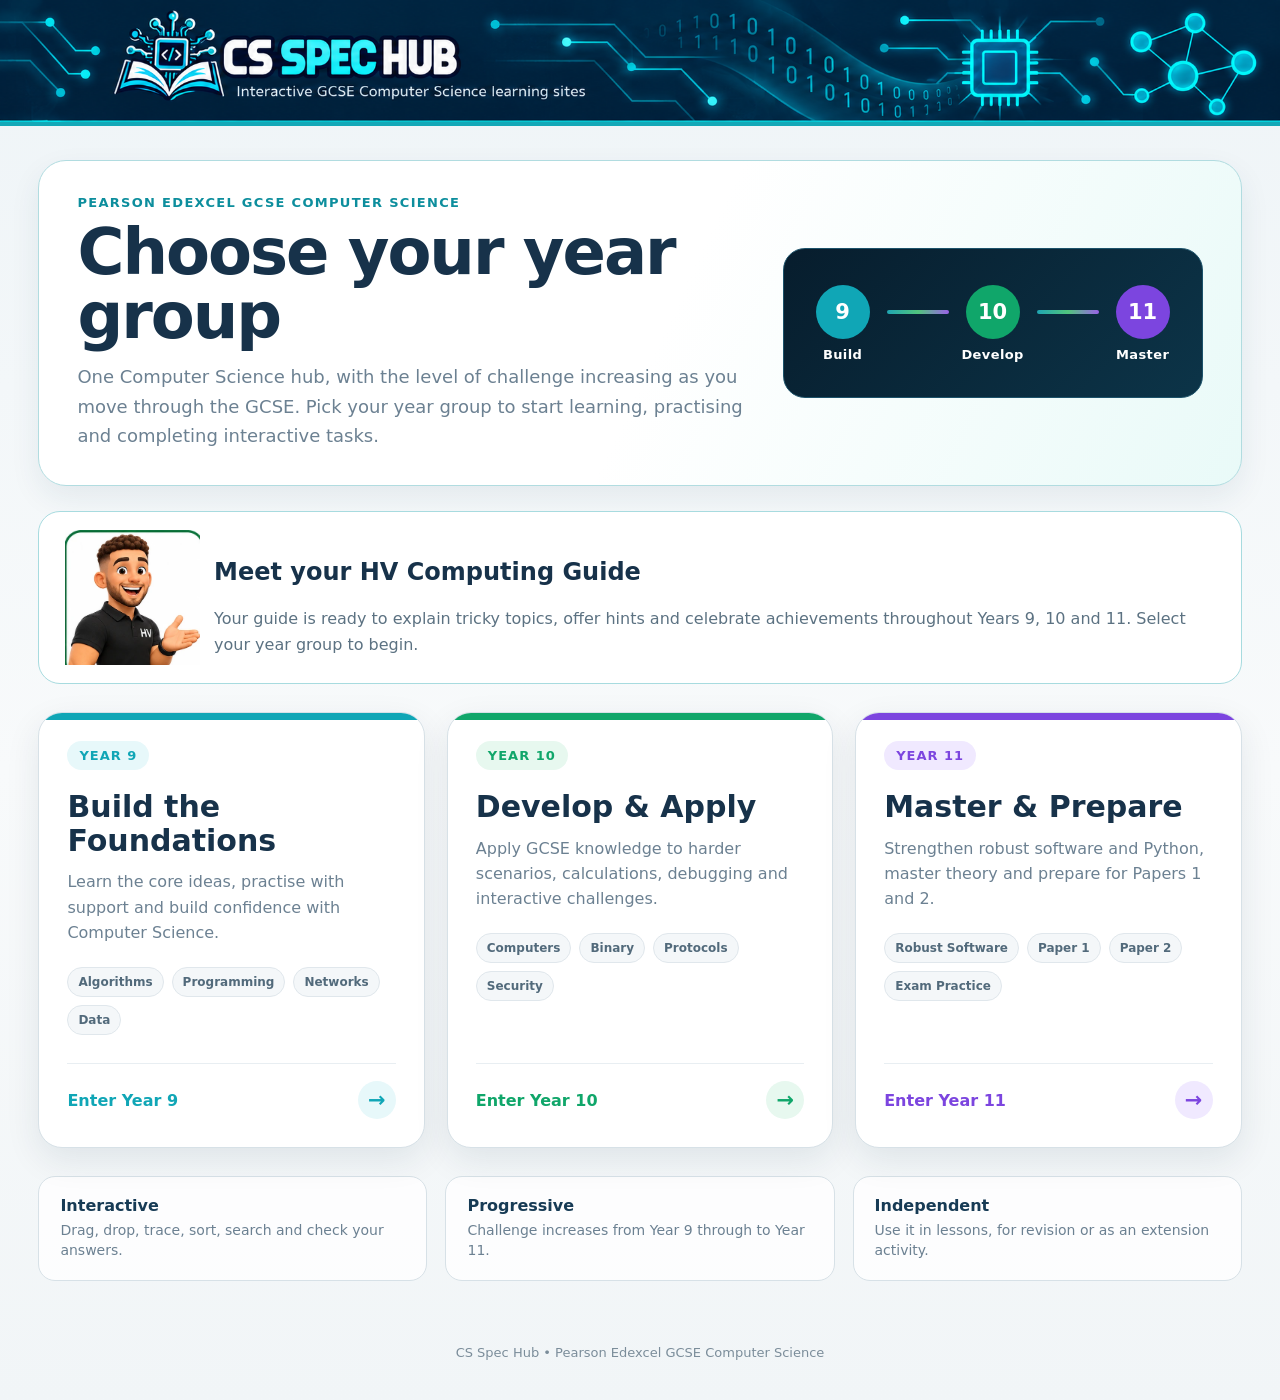
<file: index.html>
<!DOCTYPE html>
<html lang="en-GB">
<head>
  <meta charset="UTF-8">
  <meta name="viewport" content="width=device-width, initial-scale=1.0">
  <title>CS Spec Hub</title>
  <meta name="description" content="Pearson Edexcel GCSE Computer Science learning and revision hub for Years 9, 10 and 11.">
  <link rel="stylesheet" href="styles.css">
</head>
<body>
  <header class="site-banner">
    <img src="top_banner_clean.png" alt="CS Spec Hub banner">
  </header>

  <main>
    <section class="intro-card">
      <div class="intro-copy">
        <div class="eyebrow">PEARSON EDEXCEL GCSE COMPUTER SCIENCE</div>
        <h1>Choose your year group</h1>
        <p>
          One Computer Science hub, with the level of challenge increasing as you move through the GCSE.
          Pick your year group to start learning, practising and completing interactive tasks.
        </p>
      </div>
      <div class="journey" aria-label="GCSE progression">
        <div class="journey-step y9dot"><span>9</span><b>Build</b></div>
        <div class="journey-line"></div>
        <div class="journey-step y10dot"><span>10</span><b>Develop</b></div>
        <div class="journey-line"></div>
        <div class="journey-step y11dot"><span>11</span><b>Master</b></div>
      </div>
    </section>

    <section class="hv-home-guide"><img src="mascots/welcome.webp" alt="HV Computing teacher mascot"><div><h2>Meet your HV Computing Guide</h2><p>Your guide is ready to explain tricky topics, offer hints and celebrate achievements throughout Years 9, 10 and 11. Select your year group to begin.</p></div></section>
    <section class="year-grid" aria-label="Choose your year">
      <a class="year-card year9" href="year9/">
        <div class="year-number">YEAR 9</div>
        <h2>Build the Foundations</h2>
        <p>Learn the core ideas, practise with support and build confidence with Computer Science.</p>
        <div class="chips">
          <span>Algorithms</span><span>Programming</span><span>Networks</span><span>Data</span>
        </div>
        <div class="enter-row">
          <span>Enter Year 9</span>
          <span class="arrow">→</span>
        </div>
      </a>

      <a class="year-card year10" href="year10/">
        <div class="year-number">YEAR 10</div>
        <h2>Develop & Apply</h2>
        <p>Apply GCSE knowledge to harder scenarios, calculations, debugging and interactive challenges.</p>
        <div class="chips">
          <span>Computers</span><span>Binary</span><span>Protocols</span><span>Security</span>
        </div>
        <div class="enter-row">
          <span>Enter Year 10</span>
          <span class="arrow">→</span>
        </div>
      </a>

      <a class="year-card year11" href="year11/">
        <div class="year-number">YEAR 11</div>
        <h2>Master & Prepare</h2>
        <p>Strengthen robust software and Python, master theory and prepare for Papers 1 and 2.</p>
        <div class="chips">
          <span>Robust Software</span><span>Paper 1</span><span>Paper 2</span><span>Exam Practice</span>
        </div>
        <div class="enter-row">
          <span>Enter Year 11</span>
          <span class="arrow">→</span>
        </div>
      </a>
    </section>

    <section class="features">
      <div><b>Interactive</b><span>Drag, drop, trace, sort, search and check your answers.</span></div>
      <div><b>Progressive</b><span>Challenge increases from Year 9 through to Year 11.</span></div>
      <div><b>Independent</b><span>Use it in lessons, for revision or as an extension activity.</span></div>
    </section>
  </main>

  <footer>
    CS Spec Hub • Pearson Edexcel GCSE Computer Science
  </footer>
</body>
</html>
</file>
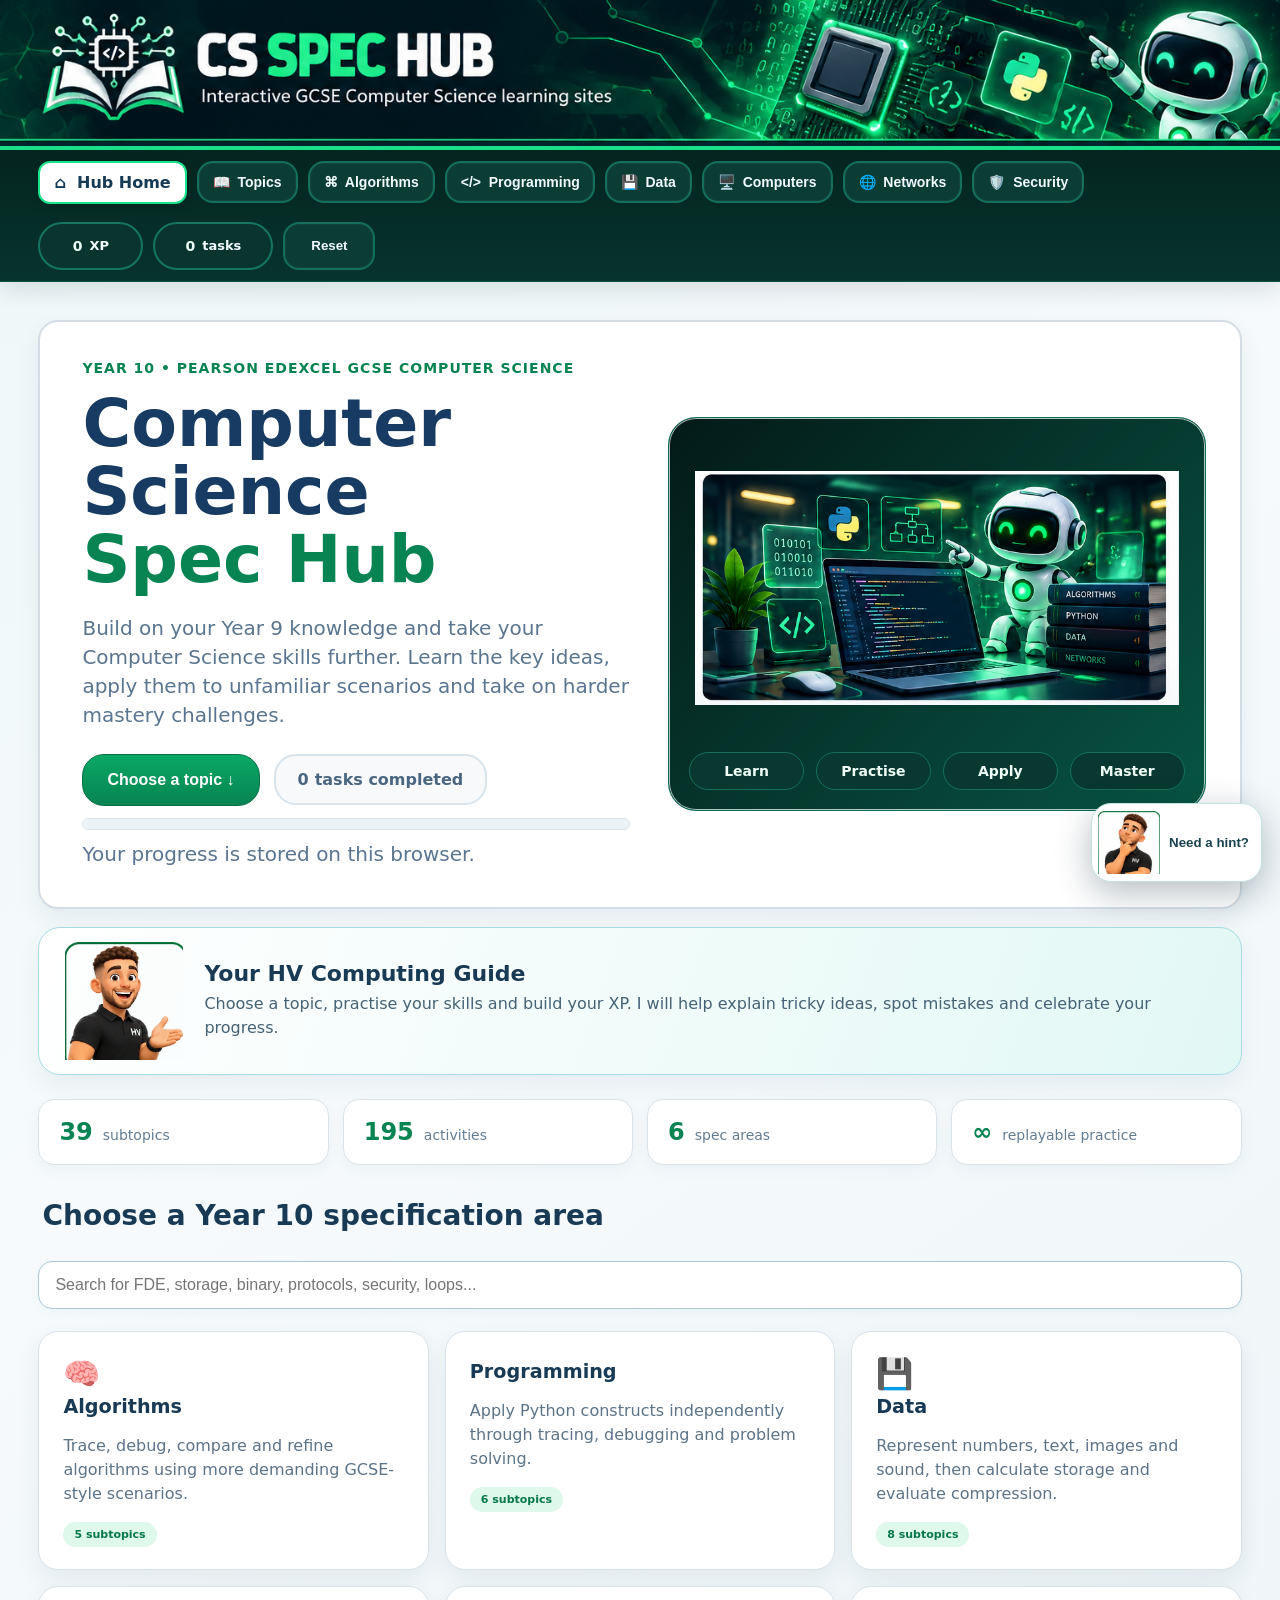
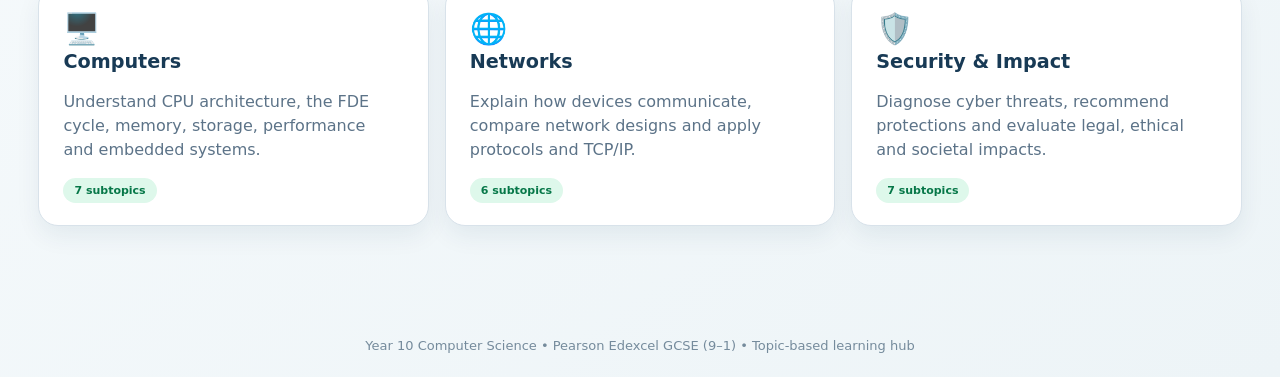
<file: year10/index.html>
<!doctype html>
<html><head><meta charset="utf-8"><meta name="viewport" content="width=device-width,initial-scale=1">
<title>Year 10 Computer Science Spec Hub</title><link rel="stylesheet" href="styles.css"><link rel="stylesheet" href="../mascot.css"></head>
<body>


<header class="site-shell">
  <div class="site-banner">
    <img class="banner-full-image" src="year10_banner.png" alt="CS Spec Hub banner">
  </div>

  <div class="controlbar">
    <div class="controlbar-inner">
      <nav class="nav" aria-label="Main navigation">
        <a class="hub-home-button" href="../" aria-label="Back to CS Spec Hub home">⌂&nbsp; Hub Home</a>
        <button onclick="showHome()">📖&nbsp; Topics</button>
        <button onclick="location.hash='algorithms'">⌘&nbsp; Algorithms</button>
        <button onclick="location.hash='programming'">&lt;/&gt;&nbsp; Programming</button>
        <button onclick="location.hash='data'">💾&nbsp; Data</button>
        <button onclick="location.hash='computers'">🖥️&nbsp; Computers</button>
        <button onclick="location.hash='networks'">🌐&nbsp; Networks</button>
        <button onclick="location.hash='security-impact'">🛡️&nbsp; Security</button>
      </nav>

      <div class="hud">
        <div class="pill"><b data-xp>0</b><span>XP</span></div>
        <div class="pill"><b data-done>0</b><span>tasks</span></div>
        <button class="ghost reset-btn" onclick="resetProgress()">Reset</button>
      </div>
    </div>
  </div>
</header>


<main class="wrap" id="app"></main>
<div class="footer">Year 10 Computer Science • Pearson Edexcel GCSE (9–1) • Topic-based learning hub</div>
<script src="site-config.js"></script><script src="data.js"></script><script src="app.js"></script><script src="../mascot.js"></script>
</body></html>
</file>
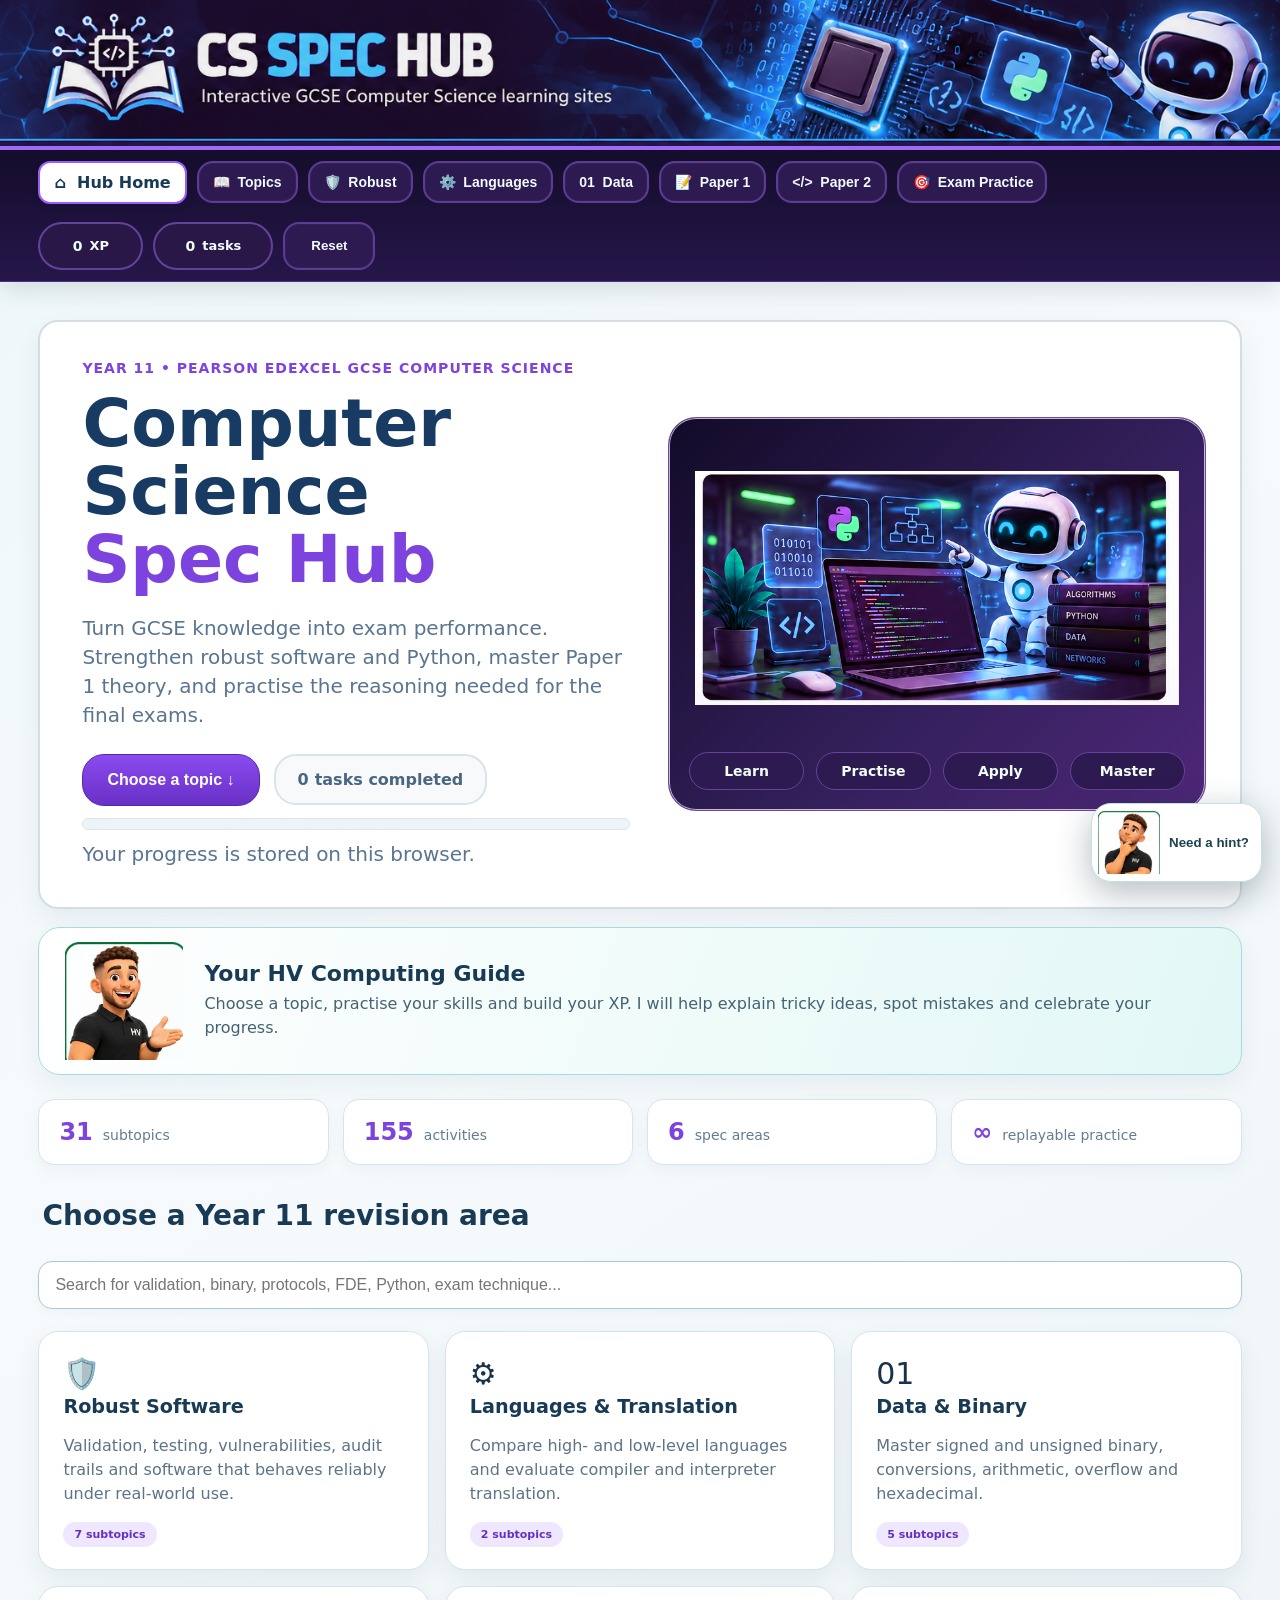
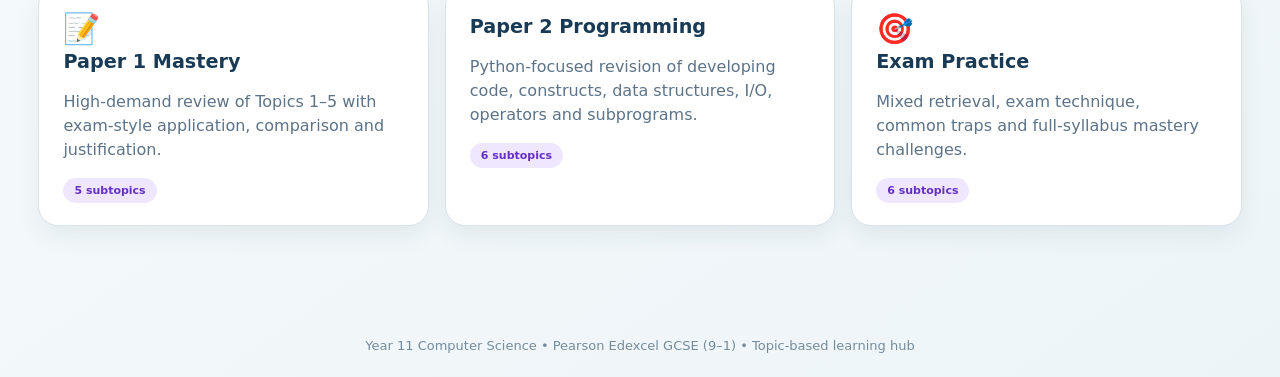
<file: year11/index.html>
<!doctype html>
<html><head><meta charset="utf-8"><meta name="viewport" content="width=device-width,initial-scale=1">
<title>Year 11 Computer Science Spec Hub</title><link rel="stylesheet" href="styles.css"><link rel="stylesheet" href="../mascot.css"></head>
<body>


<header class="site-shell">
  <div class="site-banner">
    <img class="banner-full-image" src="year11_banner.png" alt="CS Spec Hub banner">
  </div>

  <div class="controlbar">
    <div class="controlbar-inner">
      <nav class="nav" aria-label="Main navigation">
        <a class="hub-home-button" href="../" aria-label="Back to CS Spec Hub home">⌂&nbsp; Hub Home</a>
        <button onclick="showHome()">📖&nbsp; Topics</button>
        <button onclick="location.hash='robust-software'">🛡️&nbsp; Robust</button>
        <button onclick="location.hash='languages'">⚙️&nbsp; Languages</button>
        <button onclick="location.hash='data-binary'">01&nbsp; Data</button>
        <button onclick="location.hash='paper1'">📝&nbsp; Paper 1</button>
        <button onclick="location.hash='paper2'">&lt;/&gt;&nbsp; Paper 2</button>
        <button onclick="location.hash='exam-practise'">🎯&nbsp; Exam Practice</button>
      </nav>

      <div class="hud">
        <div class="pill"><b data-xp>0</b><span>XP</span></div>
        <div class="pill"><b data-done>0</b><span>tasks</span></div>
        <button class="ghost reset-btn" onclick="resetProgress()">Reset</button>
      </div>
    </div>
  </div>
</header>


<main class="wrap" id="app"></main>
<div class="footer">Year 11 Computer Science • Pearson Edexcel GCSE (9–1) • Topic-based learning hub</div>
<script src="site-config.js"></script><script src="data.js"></script><script src="app.js"></script><script src="../mascot.js"></script>
</body></html>
</file>
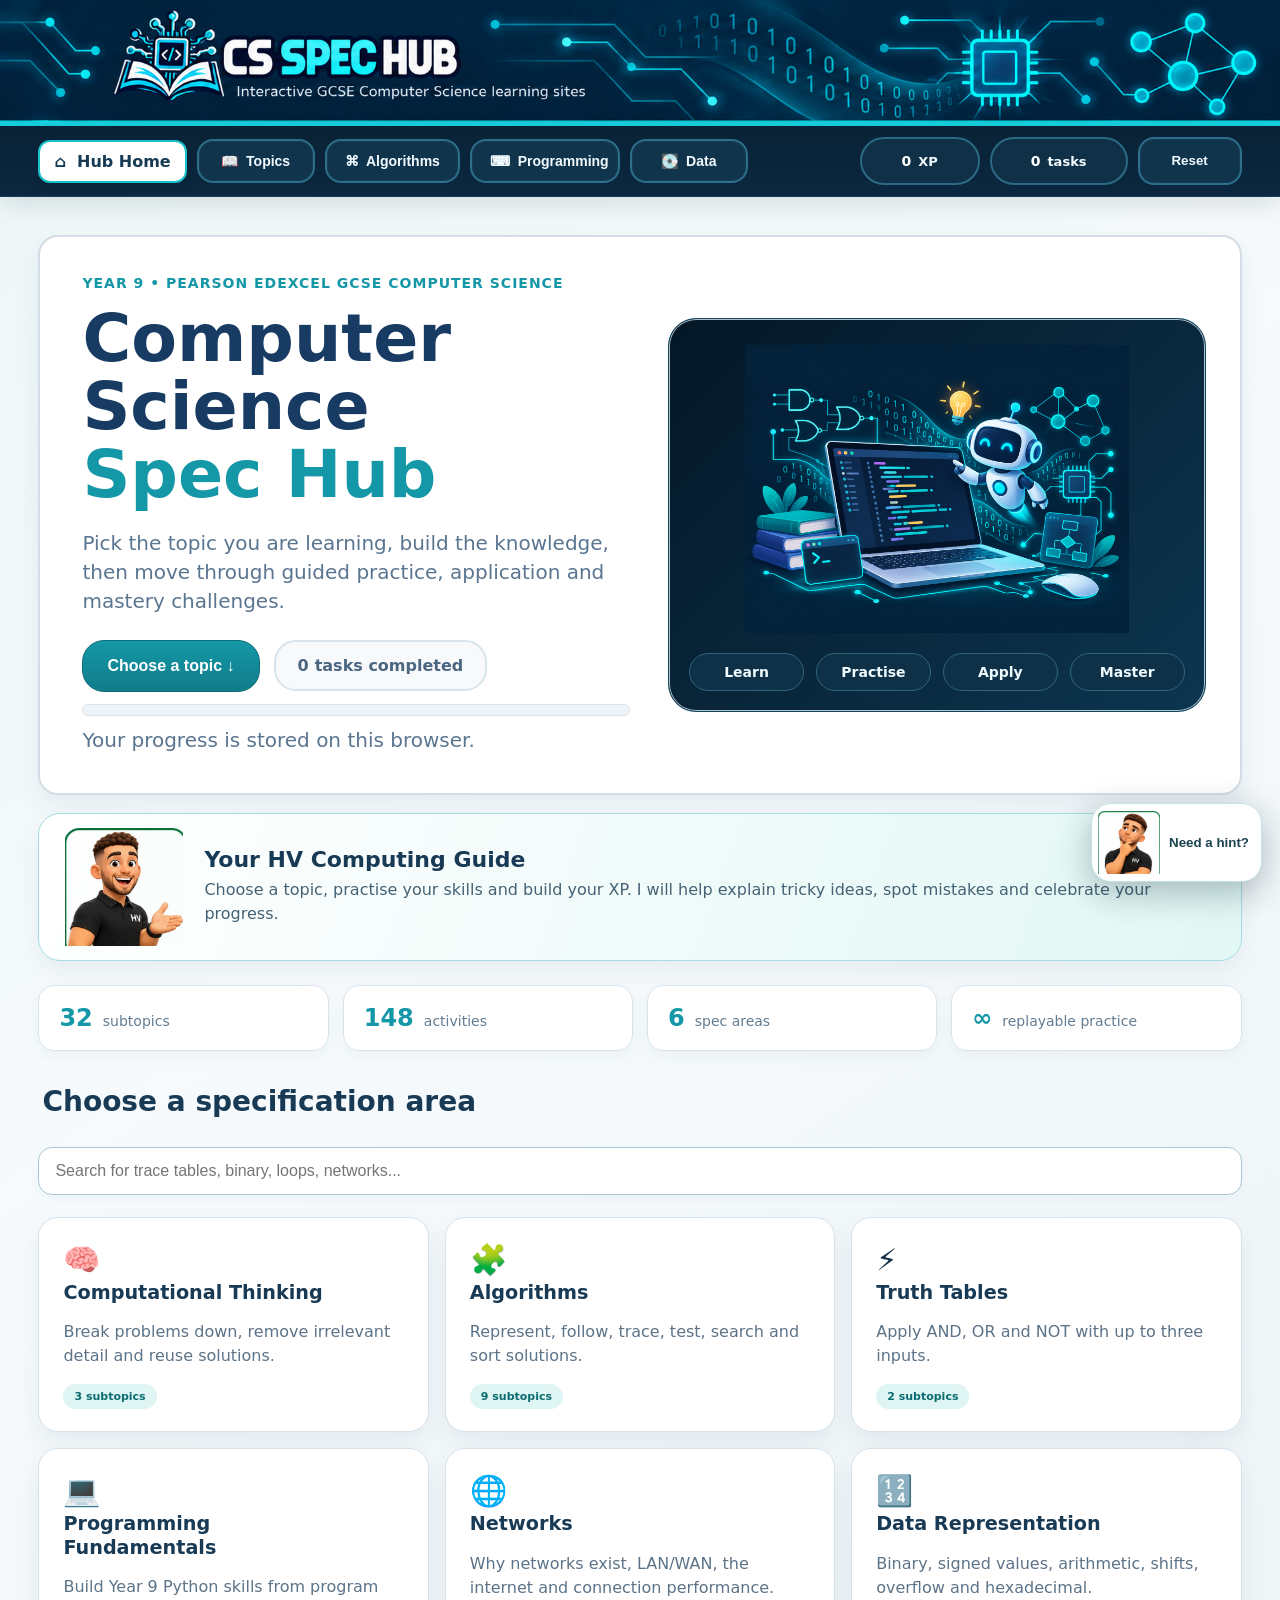
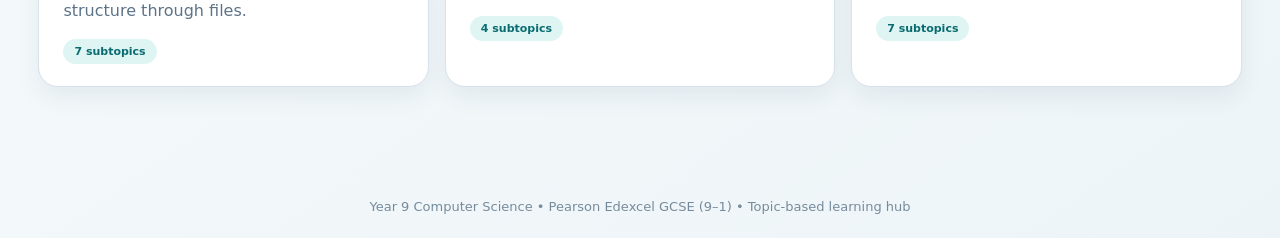
<file: year9/index.html>
<!doctype html>
<html><head><meta charset="utf-8"><meta name="viewport" content="width=device-width,initial-scale=1">
<title>Year 9 Computer Science Spec Hub</title><link rel="stylesheet" href="styles.css"><link rel="stylesheet" href="../mascot.css"></head>
<body>


<header class="site-shell">
  <div class="site-banner">
    <img class="banner-full-image" src="top_banner_clean.png" alt="CS Spec Hub banner">
  </div>

  <div class="controlbar">
    <div class="controlbar-inner">
      <nav class="nav" aria-label="Main navigation">
        <a class="hub-home-button" href="../" aria-label="Back to CS Spec Hub home">⌂&nbsp; Hub Home</a>
        <button onclick="showHome()">📖&nbsp; Topics</button>
        <button onclick="location.hash='algorithms'">⌘&nbsp; Algorithms</button>
        <button onclick="location.hash='programming'">⌨&nbsp; Programming</button>
        <button onclick="location.hash='data-representation'">💽&nbsp; Data</button>
      </nav>

      <div class="hud">
        <div class="pill"><b data-xp>0</b><span>XP</span></div>
        <div class="pill"><b data-done>0</b><span>tasks</span></div>
        <button class="ghost reset-btn" onclick="resetProgress()">Reset</button>
      </div>
    </div>
  </div>
</header>


<main class="wrap" id="app"></main>
<div class="footer">Year 9 Computer Science • Pearson Edexcel GCSE (9–1) • Topic-based learning hub</div>
<script src="site-config.js"></script><script src="data.js"></script><script src="app.js"></script><script src="../mascot.js"></script>
</body></html>
</file>
<file: styles.css>
:root{
  --navy:#081f31;
  --ink:#17324a;
  --muted:#6c8192;
  --line:#d7e1e7;
  --bg:#f4f7f9;
  --teal:#10a6b6;
  --green:#10a66a;
  --purple:#7c45df;
}
*{box-sizing:border-box}
html{scroll-behavior:smooth}
body{
  margin:0;
  font-family:Inter,ui-sans-serif,system-ui,-apple-system,BlinkMacSystemFont,"Segoe UI",sans-serif;
  background:linear-gradient(180deg,#eef4f7 0,#f8fafb 55%,#f1f5f7 100%);
  color:var(--ink);
}
.site-banner{
  width:100%;
  background:#071827;
  border-bottom:4px solid #13a8b7;
}
.site-banner img{
  display:block;
  width:100%;
  height:auto;
  object-fit:contain;
}
main{
  width:min(1480px,94vw);
  margin:34px auto 0;
}
.intro-card{
  display:grid;
  grid-template-columns:minmax(0,1.25fr) minmax(420px,.75fr);
  gap:34px;
  align-items:center;
  padding:34px 38px;
  border:1px solid var(--line);
  border-radius:28px;
  background:#fff;
  box-shadow:0 12px 30px rgba(29,65,89,.08);
}
.eyebrow{
  font-size:13px;
  font-weight:900;
  letter-spacing:1.3px;
  color:#0d8e9d;
}
h1{
  margin:10px 0 14px;
  font-size:clamp(42px,5vw,72px);
  line-height:1;
  letter-spacing:-2px;
}
.intro-copy p{
  max-width:820px;
  margin:0;
  font-size:18px;
  line-height:1.65;
  color:var(--muted);
}
.journey{
  display:flex;
  align-items:center;
  justify-content:center;
  min-height:150px;
  padding:20px;
  border-radius:22px;
  background:linear-gradient(135deg,#071d2d,#0c3448);
  border:1px solid #1c526a;
}
.journey-step{
  display:grid;
  justify-items:center;
  gap:8px;
  min-width:78px;
  color:#fff;
}
.journey-step span{
  width:54px;
  height:54px;
  display:grid;
  place-items:center;
  border-radius:50%;
  font-size:21px;
  font-weight:900;
  color:#fff;
}
.journey-step b{font-size:13px;letter-spacing:.4px}
.y9dot span{background:var(--teal)}
.y10dot span{background:var(--green)}
.y11dot span{background:var(--purple)}
.journey-line{
  flex:1;
  max-width:80px;
  height:4px;
  margin:0 5px 23px;
  background:linear-gradient(90deg,#1fa5b2,#51c47d,#9a62e7);
  border-radius:99px;
}
.year-grid{
  display:grid;
  grid-template-columns:repeat(3,minmax(0,1fr));
  gap:22px;
  margin-top:28px;
}
.year-card{
  position:relative;
  min-height:360px;
  display:flex;
  flex-direction:column;
  text-decoration:none;
  color:inherit;
  border-radius:24px;
  padding:28px;
  background:#fff;
  border:1px solid var(--line);
  overflow:hidden;
  box-shadow:0 9px 22px rgba(29,65,89,.06);
  transition:transform .18s ease,box-shadow .18s ease,border-color .18s ease;
}
.year-card::before{
  content:"";
  position:absolute;
  top:0;left:0;right:0;
  height:7px;
  background:var(--accent);
}
.year-card:hover{
  transform:translateY(-5px);
  border-color:var(--accent);
  box-shadow:0 16px 35px rgba(29,65,89,.13);
}
.year9{--accent:var(--teal);--soft:#e7f8fa}
.year10{--accent:var(--green);--soft:#e7f8ef}
.year11{--accent:var(--purple);--soft:#f0e9ff}
.year-number{
  align-self:flex-start;
  padding:7px 12px;
  border-radius:999px;
  background:var(--soft);
  color:var(--accent);
  font-size:13px;
  font-weight:900;
  letter-spacing:1px;
}
.year-card h2{
  margin:20px 0 12px;
  font-size:30px;
  line-height:1.12;
}
.year-card p{
  margin:0;
  color:var(--muted);
  line-height:1.58;
  font-size:16px;
}
.chips{
  display:flex;
  flex-wrap:wrap;
  gap:8px;
  margin:22px 0 28px;
}
.chips span{
  padding:7px 10px;
  border-radius:999px;
  background:#f4f7f9;
  border:1px solid #e0e7ec;
  color:#526a7b;
  font-size:12px;
  font-weight:800;
}
.enter-row{
  margin-top:auto;
  display:flex;
  align-items:center;
  justify-content:space-between;
  padding-top:17px;
  border-top:1px solid #e8eef2;
  color:var(--accent);
  font-weight:900;
  font-size:16px;
}
.arrow{
  width:38px;
  height:38px;
  display:grid;
  place-items:center;
  border-radius:50%;
  background:var(--soft);
  font-size:21px;
}
.features{
  display:grid;
  grid-template-columns:repeat(3,minmax(0,1fr));
  gap:18px;
  margin:28px 0 38px;
}
.features div{
  padding:19px 21px;
  border:1px solid var(--line);
  border-radius:17px;
  background:rgba(255,255,255,.82);
}
.features b{
  display:block;
  margin-bottom:5px;
  color:#173b55;
}
.features span{
  color:var(--muted);
  line-height:1.45;
  font-size:14px;
}
footer{
  padding:26px 20px 40px;
  text-align:center;
  color:#7b8d9a;
  font-size:13px;
}
@media(max-width:1050px){
  .intro-card{grid-template-columns:1fr}
  .journey{min-height:120px}
  .year-grid{grid-template-columns:1fr}
  .year-card{min-height:0}
  .features{grid-template-columns:1fr}
}
@media(max-width:620px){
  main{width:min(92vw,1480px);margin-top:20px}
  .intro-card{padding:25px 22px}
  .journey{padding:14px}
  .journey-step{min-width:58px}
  .journey-step span{width:46px;height:46px}
  .journey-line{max-width:45px}
  .year-card{padding:23px}
}

/* Updated home identity */
.intro-card{background:linear-gradient(115deg,#fff 52%,#e9faf8);border-color:#b1dce0}
.year-card{box-shadow:0 12px 35px rgba(6,44,68,.09)}
.year-card:hover{transform:translateY(-6px)}
.hv-home-guide{display:flex;gap:14px;align-items:center;background:#fff;border:1px solid #a7dbdf;border-radius:22px;padding:18px 26px;margin-top:25px}
.hv-home-guide img{width:145px;height:135px;object-fit:contain;mix-blend-mode:multiply}
.hv-home-guide p{margin:5px 0 0;color:#5c7282;line-height:1.6}
@media(max-width:650px){.hv-home-guide{flex-direction:column;text-align:center}}
</file>
<file: year10/styles.css>
:root{
 --bg:#eef5fb;--panel:#ffffff;--panel2:#f5f9fd;--ink:#17324a;--muted:#5d7489;
 --line:#cbdbe8;--cyan:#1787b8;--purple:#7057c7;--green:#23875d;--amber:#a56a00;--red:#b84343;
 --navy:#103653;--navy2:#164c70;--softblue:#dff3fb;--softgreen:#e6f6ef;--softpurple:#eee9fb;--softamber:#fff5d8;
}
*{box-sizing:border-box}html{scroll-behavior:smooth}
body{
 margin:0;font-family:Inter,system-ui,-apple-system,"Segoe UI",Arial,sans-serif;
 background:radial-gradient(circle at 15% 0%,rgba(23,135,184,.12),transparent 28%),linear-gradient(180deg,#f7fbff,#eaf3fa);
 color:var(--ink);min-height:100vh
}
a{color:inherit;text-decoration:none}.hidden{display:none!important}
.topbar{
 position:sticky;top:0;z-index:40;background:#103653;border-bottom:3px solid #6fc5e8;
 box-shadow:0 4px 18px rgba(16,54,83,.14)
}
.topbar-inner{
 width:min(1500px,94vw);margin:0 auto;padding:12px 0;
 display:grid;grid-template-columns:auto 1fr auto;align-items:center;gap:18px
}
.brand{display:flex;align-items:center;gap:11px;font-weight:900;color:#fff;min-width:max-content}
.logo{
 min-width:58px;height:40px;padding:0 10px;border:2px solid #91dcf6;border-radius:10px;display:grid;place-items:center;
 color:#fff;font-size:12px;font-weight:900;white-space:nowrap;overflow:hidden
}
.nav{display:flex;gap:7px;flex-wrap:wrap;align-items:center}
.nav button,.ghost{
 border:1px solid #5e87a3;background:#164c70;color:#eef8ff;border-radius:9px;padding:8px 11px;cursor:pointer;
 font-weight:700;white-space:nowrap
}
.nav button:hover,.ghost:hover{background:#1b5d88;border-color:#a5e1f7;color:#fff}
.hud{
 display:flex;gap:8px;align-items:center;justify-content:flex-end;
 min-width:330px;max-width:390px;justify-self:end
}
.pill{
 min-width:118px;height:40px;padding:0 16px;display:flex;align-items:center;justify-content:center;gap:5px;
 background:#f6fbff;border:2px solid #89cde9;border-radius:999px;font-size:13px;color:#31566f;font-weight:700;
 white-space:nowrap;overflow:hidden
}
.pill b{color:#123d5a;font-size:14px}.ghost{min-width:76px;height:40px}
.wrap{width:min(1180px,92vw);margin:0 auto;padding:32px 0 70px}
.hero{
 display:grid;grid-template-columns:1.2fr .8fr;gap:24px;align-items:center;border:1px solid var(--line);border-radius:26px;
 padding:34px;background:linear-gradient(145deg,#ffffff,#f0f8fd);box-shadow:0 18px 45px rgba(38,92,128,.14)
}
.kicker{text-transform:uppercase;letter-spacing:2px;font-size:12px;font-weight:900;color:var(--cyan)}
h1{font-size:clamp(38px,6vw,70px);line-height:.98;margin:8px 0 16px;color:#14344f}
h2{margin:0 0 12px;color:#183a55}h3{margin:6px 0 8px;color:#183a55}
.hero p,.muted{color:var(--muted);line-height:1.6}
.hero-art{
 min-height:290px;border:1px solid #bed5e4;border-radius:20px;
 background:linear-gradient(90deg,rgba(23,135,184,.05) 1px,transparent 1px),linear-gradient(rgba(23,135,184,.05) 1px,transparent 1px),linear-gradient(145deg,#eaf7fd,#f9fcff);
 background-size:30px 30px,30px 30px,auto;position:relative;overflow:hidden
}
.orbit{position:absolute;border:2px solid rgba(23,135,184,.22);border-radius:50%;inset:50% auto auto 50%;transform:translate(-50%,-50%)}
.o1{width:230px;height:230px}.o2{width:165px;height:165px}
.core{
 position:absolute;left:50%;top:50%;transform:translate(-50%,-50%);width:110px;height:110px;border-radius:24px;display:grid;
 place-items:center;background:linear-gradient(145deg,#1d6f9c,#144d72);border:3px solid #8edbf5;color:#fff;font-weight:900;
 font-size:28px;box-shadow:0 12px 30px rgba(23,135,184,.2)
}
.node{
 position:absolute;min-width:96px;padding:9px 12px;border-radius:10px;border:1px solid #9ec9dd;background:#fff;color:#24465f;
 font-weight:800;font-size:12px;text-align:center;white-space:nowrap;box-shadow:0 6px 16px rgba(38,92,128,.10)
}
.n1{left:10%;top:18%}.n2{right:10%;top:18%}.n3{left:10%;bottom:17%}.n4{right:10%;bottom:17%}
.progress{height:11px;border:1px solid #b9d0df;background:#e8f1f7;border-radius:999px;overflow:hidden}
.bar{height:100%;width:0;background:linear-gradient(90deg,#2b9dcb,#49b77f);transition:.3s}
.section-title{margin:34px 0 14px;font-size:28px}.grid{display:grid;grid-template-columns:repeat(3,1fr);gap:16px}
.card{border:1px solid var(--line);border-radius:18px;padding:20px;background:#fff;box-shadow:0 8px 22px rgba(38,92,128,.08);transition:.2s}
.card:hover{transform:translateY(-3px);border-color:#73b9d8;box-shadow:0 12px 28px rgba(38,92,128,.13)}
.card p{color:var(--muted);line-height:1.5}.topic-icon{font-size:30px}
.badge{display:inline-block;padding:5px 9px;border-radius:999px;background:var(--softblue);color:#166a92;font-size:11px;font-weight:900}
.btn{
 display:inline-flex;align-items:center;justify-content:center;gap:8px;border:1px solid #4385aa;background:#1b6d99;color:#fff;
 border-radius:10px;padding:10px 14px;font-weight:800;cursor:pointer
}
.btn:hover{background:#165c82}.btn.good{background:#2e8c65;border-color:#277957}.btn.warn{background:#ba7d13;border-color:#9c660b}
.btn.red{background:#b74d4d;border-color:#994040}
.topic-head{display:flex;justify-content:space-between;gap:20px;align-items:flex-start;flex-wrap:wrap;margin-bottom:20px}
.breadcrumbs{color:var(--muted);font-size:13px;margin-bottom:10px}
.learn{border:1px solid #c9dce9;border-radius:18px;background:#fff;padding:22px;margin:18px 0;box-shadow:0 7px 18px rgba(38,92,128,.07)}
.learn ul{line-height:1.65}.example{margin-top:14px;border-left:5px solid #2b9dcb;padding:14px;background:#e9f7fc;border-radius:9px;white-space:pre-wrap;color:#1d435c}
.task{margin:16px 0;padding:18px;border:1px solid #c9dce9;border-radius:16px;background:#fff;box-shadow:0 5px 14px rgba(38,92,128,.06)}
.task h3{margin-top:0}.options{display:grid;gap:9px;margin-top:12px}
.option{border:1px solid #adc9db;background:#f7fbfe;color:#17324a;border-radius:10px;padding:11px 12px;text-align:left;cursor:pointer}
.option:hover{border-color:#2c92bd;background:#edf8fd}.option.correct{background:#e2f5eb;border-color:#3b9c72}.option.wrong{background:#fde9e9;border-color:#c85b5b}
.feedback{min-height:22px;margin-top:9px;font-weight:700}.ok{color:#257b56}.bad{color:#b23c3c}
.sort-zone{display:grid;gap:8px;margin:12px 0}.sort-row{display:flex;gap:8px;align-items:center}
.token{flex:1;padding:11px;border:1px solid #b5cedd;border-radius:10px;background:#f6fbfe}
.arrow{width:38px;height:38px;border-radius:9px;border:1px solid #6fa3c0;background:#dceefa;color:#164e6f;cursor:pointer;font-weight:900}
.classify-grid{display:grid;gap:8px}.classify-row{display:grid;grid-template-columns:1fr minmax(160px,260px);gap:10px;align-items:center}
.classify-row select,input[type=text]{padding:10px 11px;border-radius:9px;border:1px solid #9dbed2;background:#fff;color:#17324a;width:100%}
.code{font-family:ui-monospace,SFMono-Regular,Consolas,monospace;white-space:pre-wrap;background:#f2f7fb;border:1px solid #bfd4e2;border-radius:11px;padding:14px;color:#173f58;margin:10px 0}
.trace-grid{display:grid;grid-template-columns:repeat(2,minmax(170px,1fr));gap:9px}
.boss{border-color:#e7c66b;background:linear-gradient(180deg,#fff9e7,#fffdf6)}.boss h3{color:#8b5a00}
.response{min-height:90px;width:100%;resize:vertical;padding:11px;border-radius:9px;border:1px solid #9dbed2;background:#fff;color:#17324a}
.subgrid{display:grid;grid-template-columns:repeat(2,1fr);gap:12px}
.subcard{padding:17px;border:1px solid #c9dce9;background:#fff;border-radius:15px;cursor:pointer;box-shadow:0 5px 14px rgba(38,92,128,.06)}
.subcard:hover{border-color:#6bb0d0}.subcard .spec{color:#177ca8;font-size:12px;font-weight:800}
.searchbox{width:100%;padding:13px 15px;border-radius:12px;border:1px solid #9dbed2;background:#fff;color:#17324a;margin:14px 0 20px;font-size:16px;box-shadow:0 4px 10px rgba(38,92,128,.05)}
.footer{text-align:center;color:#6c8192;padding:28px 0;font-size:13px}
.topbar-inner{
 width:min(1500px,94vw);margin:0 auto;padding:12px 0;
 display:grid;grid-template-columns:auto 1fr auto;align-items:center;gap:18px
}
}
@media(max-width:850px){
 .hero{grid-template-columns:1fr}.grid{grid-template-columns:1fr}.subgrid{grid-template-columns:1fr}
 .classify-row{grid-template-columns:1fr}.trace-grid{grid-template-columns:1fr}.hero-art{min-height:230px}.nav{width:100%}.hud{
 display:flex;gap:8px;align-items:center;justify-content:flex-end;
 min-width:330px;max-width:390px;justify-self:end
}
}

/* V2 learning visuals */
.visual{
 margin:18px 0 4px;padding:18px;border:1px solid #c8dce9;border-radius:16px;
 background:linear-gradient(180deg,#fafdff,#eef7fc);box-shadow:0 6px 16px rgba(38,92,128,.06)
}
.visual-title{font-size:13px;font-weight:900;color:#177ca8;text-transform:uppercase;letter-spacing:1px;margin-bottom:12px}
.visual svg{width:100%;height:auto;display:block}
.visual-grid{display:grid;grid-template-columns:repeat(2,1fr);gap:14px}
.v-card{background:white;border:1px solid #d1e1eb;border-radius:12px;padding:12px}
.logic-row{display:grid;grid-template-columns:repeat(3,1fr);gap:12px}
.logic-box{background:white;border:1px solid #c7dbe7;border-radius:12px;padding:12px;text-align:center}
.logic-gate{font-family:ui-monospace,Consolas,monospace;font-size:20px;font-weight:900;margin:8px 0;color:#154e70}
.binary-strip{display:grid;grid-template-columns:repeat(8,1fr);gap:6px}
.bitbox{border:1px solid #a9c8da;border-radius:9px;background:white;padding:8px 4px;text-align:center}
.bitbox b{display:block;color:#176d98;font-size:14px}.bitbox span{font-size:12px;color:#5f778c}
.network-diagram{display:grid;grid-template-columns:1fr auto 1fr;gap:12px;align-items:center}
.net-node{background:white;border:1px solid #b9d4e4;border-radius:12px;padding:14px;text-align:center;font-weight:800}
.router{background:#1b6d99;color:white;border-radius:14px;padding:14px 18px;font-weight:900}
.csv-table{width:100%;border-collapse:collapse;background:white}
.csv-table td,.csv-table th{border:1px solid #c8dae6;padding:8px;text-align:left}.csv-table th{background:#e9f5fb}
.string-strip{display:flex;gap:4px;flex-wrap:wrap}.charbox{min-width:38px;padding:8px;border:1px solid #b9d3e3;border-radius:8px;background:#fff;text-align:center}.charbox small{display:block;color:#668095}
.flow-step{fill:#fff;stroke:#4b93b8;stroke-width:2}.flow-diamond{fill:#fff8de;stroke:#b47b17;stroke-width:2}.flow-line{stroke:#487a96;stroke-width:2;fill:none;marker-end:url(#arrow)}
.sort-list{display:flex;gap:8px;justify-content:center;flex-wrap:wrap}.sort-item{min-width:48px;padding:11px;border-radius:10px;border:1px solid #a9c8da;background:white;text-align:center;font-weight:900}
.sort-swap{border-color:#d6a13b;background:#fff7de}
@media(max-width:1180px){
 .topbar-inner{grid-template-columns:auto 1fr}
 .hud{grid-column:1 / -1;justify-self:start;min-width:0;max-width:none;flex-wrap:wrap}
}
@media(max-width:850px){
 .topbar-inner{grid-template-columns:1fr}
 .nav{width:100%}.hud{width:100%;justify-content:flex-start}
 .logic-row,.visual-grid{grid-template-columns:1fr}.network-diagram{grid-template-columns:1fr}
}

/* Shared branding V3 */
.hero{grid-template-columns:1.05fr .95fr}
.brand-logo-card{
  display:flex;align-items:center;justify-content:center;
  border:1px solid #bed5e4;border-radius:20px;
  background:linear-gradient(145deg,#ffffff,#eef7fc);
  padding:18px;min-height:290px;overflow:hidden
}
.brand-logo-card img{max-width:100%;height:auto;display:block}

/* ===== V4 PLATFORM BRANDING / SAFE LAYOUT ===== */
:root{
  --site-accent:#2b9dcb;
  --site-accent-dark:#176d98;
  --site-accent-soft:#dff3fb;
}

.topbar{
  position:sticky;
  top:0;
  z-index:50;
  width:100%;
  background:#103653;
  border-bottom:3px solid #6fc5e8;
  box-shadow:0 4px 18px rgba(16,54,83,.16);
}

.topbar-inner{
  width:min(1460px,94vw);
  margin:0 auto;
  padding:10px 0;
  display:grid;
  grid-template-columns:minmax(250px,340px) minmax(360px,1fr) minmax(320px,370px);
  align-items:center;
  gap:18px;
}

.brand-button{
  appearance:none;
  border:0;
  background:transparent;
  color:#fff;
  cursor:pointer;
  padding:0;
  min-width:0;
}

.brand{
  display:flex;
  align-items:center;
  gap:12px;
  min-width:0;
}

.brand-mark{
  width:82px;
  height:52px;
  object-fit:contain;
  object-position:left center;
  flex:0 0 auto;
}

.brand-copy{
  display:flex;
  flex-direction:column;
  min-width:0;
  text-align:left;
}

.brand-copy strong{
  font-size:18px;
  line-height:1.05;
  letter-spacing:.4px;
  white-space:nowrap;
}

.brand-copy small{
  margin-top:4px;
  font-size:11px;
  color:#c6e5f4;
  white-space:nowrap;
}

.nav{
  display:flex;
  justify-content:center;
  align-items:center;
  gap:8px;
  min-width:0;
  flex-wrap:wrap;
}

.nav button{
  min-width:92px;
  max-width:140px;
  padding:9px 12px;
  overflow-wrap:anywhere;
  white-space:normal;
  line-height:1.15;
}

.hud{
  display:grid;
  grid-template-columns:108px 122px 92px;
  gap:8px;
  align-items:center;
  justify-content:end;
  width:100%;
  min-width:0;
  max-width:none;
}

.pill{
  width:100%;
  min-width:0;
  height:42px;
  padding:0 10px;
  display:flex;
  align-items:center;
  justify-content:center;
  gap:5px;
  overflow:hidden;
  text-overflow:clip;
}

.pill b,
.pill span{
  white-space:nowrap;
}

.reset-btn{
  width:100%;
  min-width:0;
  height:42px;
}

.platform-hero{
  grid-template-columns:minmax(0,1.12fr) minmax(360px,.88fr);
  gap:30px;
  align-items:center;
  overflow:hidden;
}

.hero-copy{
  min-width:0;
}

.platform-hero h1{
  max-width:760px;
  overflow-wrap:anywhere;
}

.accent-word{
  color:var(--site-accent-dark);
}

.hero-actions{
  display:flex;
  gap:12px;
  align-items:center;
  flex-wrap:wrap;
  margin:18px 0 16px;
}

.mini-status{
  display:inline-flex;
  align-items:center;
  gap:5px;
  padding:9px 12px;
  border:1px solid #bed5e4;
  border-radius:999px;
  background:#f7fbfe;
  color:#49677d;
  font-size:13px;
  white-space:nowrap;
}

.progress-note{
  margin:7px 0 0;
  font-size:13px;
}

.hero-brand-panel{
  min-width:0;
  min-height:310px;
  border:1px solid #bed5e4;
  border-radius:22px;
  background:
    radial-gradient(circle at 50% 15%,rgba(43,157,203,.13),transparent 36%),
    linear-gradient(145deg,#fafdff,#edf7fc);
  padding:24px;
  display:flex;
  flex-direction:column;
  align-items:center;
  justify-content:center;
  overflow:hidden;
  box-shadow:inset 0 0 0 1px rgba(255,255,255,.7);
}

.hero-brand-panel img{
  width:100%;
  height:300px;
  max-height:none;
  object-fit:contain;
  object-position:center;
  border-radius:20px;
  display:block;
  background:transparent;
}

.hero-brand-tags{
  width:100%;
  display:grid;
  grid-template-columns:repeat(4,minmax(0,1fr));
  gap:8px;
  margin-top:12px;
}

.hero-brand-tags span{
  min-width:0;
  padding:8px 6px;
  text-align:center;
  border:1px solid #b9d4e4;
  background:#fff;
  border-radius:999px;
  font-size:12px;
  font-weight:800;
  color:#315b73;
  overflow-wrap:anywhere;
}

.quick-strip{
  margin-top:18px;
  display:grid;
  grid-template-columns:repeat(4,minmax(0,1fr));
  gap:12px;
}

.quick-strip > div{
  min-width:0;
  border:1px solid #c9dce9;
  background:#fff;
  border-radius:15px;
  padding:14px 16px;
  display:flex;
  align-items:baseline;
  gap:9px;
  box-shadow:0 5px 14px rgba(38,92,128,.05);
}

.quick-strip b{
  color:var(--site-accent-dark);
  font-size:24px;
  white-space:nowrap;
}

.quick-strip span{
  color:#60788c;
  font-size:13px;
  overflow-wrap:anywhere;
}

.card,
.subcard,
.task,
.learn,
.v-card,
.logic-box{
  min-width:0;
  overflow:hidden;
}

.card h3,
.card p,
.subcard h3,
.subcard p,
.task p,
.learn li,
.example,
.v-card,
.logic-box,
.feedback{
  overflow-wrap:anywhere;
  word-break:normal;
}

.option,
.token,
.classify-row > div,
.code{
  overflow-wrap:anywhere;
  word-break:break-word;
}

@media(max-width:1180px){
  .topbar-inner{
    grid-template-columns:minmax(240px,1fr) minmax(300px,1.2fr);
  }
  .hud{
    grid-column:1 / -1;
    grid-template-columns:108px 122px 92px;
    justify-content:start;
    width:auto;
  }
}

@media(max-width:900px){
  .topbar-inner{
    grid-template-columns:1fr;
  }
  .brand-button,.nav,.hud{
    justify-self:stretch;
  }
  .nav{
    justify-content:flex-start;
  }
  .hud{
    grid-template-columns:108px 122px 92px;
  }
  .platform-hero{
    grid-template-columns:1fr;
  }
  .hero-brand-panel{
    min-height:250px;
  }
  .quick-strip{
    grid-template-columns:repeat(2,minmax(0,1fr));
  }
}

@media(max-width:560px){
  .brand-mark{width:68px;height:45px}
  .brand-copy strong{font-size:16px}
  .brand-copy small{white-space:normal}
  .nav button{min-width:0;flex:1 1 45%}
  .hud{
    grid-template-columns:1fr 1fr;
    width:100%;
  }
  .reset-btn{grid-column:1 / -1}
  .quick-strip{grid-template-columns:1fr}
  .hero-brand-tags{grid-template-columns:repeat(2,minmax(0,1fr))}
}

/* ===== V5 FULL-WIDTH BANNER HEADER ===== */
.site-shell{
  position:sticky;
  top:0;
  z-index:60;
}
.site-banner{
  width:100%;
  background:linear-gradient(180deg,#0f3350,#12405f);
  border-bottom:3px solid #6fc5e8;
  box-shadow:0 6px 20px rgba(16,54,83,.18);
}
.site-banner-inner{
  width:min(1500px,96vw);
  margin:0 auto;
  min-height:108px;
  padding:10px 0;
  display:flex;
  align-items:center;
  justify-content:center;
}
.site-banner-logo{
  width:min(100%,780px);
  max-height:88px;
  object-fit:contain;
  display:block;
}
.controlbar{
  width:100%;
  background:#f6fbff;
  border-bottom:1px solid #c9dce9;
  box-shadow:0 4px 10px rgba(38,92,128,.08);
}
.controlbar-inner{
  width:min(1460px,94vw);
  margin:0 auto;
  padding:10px 0;
  display:grid;
  grid-template-columns:minmax(360px,1fr) minmax(320px,360px);
  gap:18px;
  align-items:center;
}
.nav{
  display:flex;
  align-items:center;
  justify-content:flex-start;
  gap:8px;
  min-width:0;
  flex-wrap:wrap;
}
.nav button,.ghost{
  border:1px solid #5e87a3;
  background:#164c70;
  color:#eef8ff;
  border-radius:9px;
  cursor:pointer;
  font-weight:700;
  line-height:1.15;
}
.nav button{
  min-width:96px;
  max-width:150px;
  padding:9px 12px;
  overflow-wrap:anywhere;
  white-space:normal;
}
.nav button:hover,.ghost:hover{
  background:#1b5d88;
  border-color:#a5e1f7;
  color:#fff;
}
.hud{
  display:grid;
  grid-template-columns:108px 122px 92px;
  gap:8px;
  align-items:center;
  justify-content:end;
  width:100%;
  min-width:0;
}
.pill{
  width:100%;
  min-width:0;
  height:42px;
  padding:0 10px;
  display:flex;
  align-items:center;
  justify-content:center;
  gap:5px;
  background:#f6fbff;
  border:2px solid #89cde9;
  border-radius:999px;
  font-size:13px;
  color:#31566f;
  font-weight:700;
  white-space:nowrap;
  overflow:hidden;
}
.pill b{color:#123d5a;font-size:14px}
.reset-btn{
  width:100%;
  min-width:0;
  height:42px;
  padding:0 12px;
}
.hero{margin-top:10px}
.platform-hero{
  grid-template-columns:minmax(0,1.08fr) minmax(360px,.92fr);
  gap:28px;
}
.hero-brand-panel img{
  width:100%;
  height:300px;
  max-height:none;
  object-fit:contain;
  object-position:center;
  border-radius:20px;
  display:block;
  background:transparent;
}
.hero-brand-tags{margin-top:14px}
.quick-strip > div,
.card,.subcard,.task,.learn,.v-card,.logic-box{
  min-width:0;
  overflow:hidden;
}
.card h3,.card p,.subcard h3,.subcard p,.task p,.learn li,.example,.feedback,.quick-strip span{
  overflow-wrap:anywhere;
}
.option,.token,.code,.classify-row > div{
  overflow-wrap:anywhere;
  word-break:break-word;
}
@media(max-width:1080px){
  .controlbar-inner{
    grid-template-columns:1fr;
  }
  .hud{
    justify-content:start;
    width:auto;
  }
}
@media(max-width:820px){
  .site-banner-inner{
    min-height:88px;
    padding:8px 0;
  }
  .site-banner-logo{
    max-height:66px;
  }
  .platform-hero{
    grid-template-columns:1fr;
  }
}
@media(max-width:560px){
  .nav button{
    min-width:0;
    flex:1 1 45%;
  }
  .hud{
    grid-template-columns:1fr 1fr;
    width:100%;
  }
  .reset-btn{
    grid-column:1 / -1;
  }
}

/* ===== V6 FULL-BLEED BRANDING ===== */
:root{
  --site-accent:#19c2c8;
  --site-accent-dark:#0b6d78;
  --site-accent-soft:#d8f7f4;
  --deep-navy:#081b2c;
  --mid-navy:#0e2f48;
  --panel-dark:#123b53;
}

body{
  background:
    radial-gradient(circle at 12% 0%,rgba(25,194,200,.10),transparent 28%),
    linear-gradient(180deg,#f7fafc,#eef3f6);
}

.site-banner{
  width:100%;
  background:
    radial-gradient(circle at 20% 35%,rgba(25,194,200,.16),transparent 25%),
    radial-gradient(circle at 82% 25%,rgba(68,129,255,.10),transparent 23%),
    linear-gradient(135deg,#071827 0%,#0a2235 45%,#0d3047 100%);
  border-bottom:4px solid #19c2c8;
  box-shadow:0 8px 24px rgba(7,24,39,.28);
  overflow:hidden;
}

.site-banner-inner{
  width:100%;
  max-width:none;
  margin:0;
  min-height:170px;
  padding:18px 32px;
  display:flex;
  align-items:center;
  justify-content:center;
  position:relative;
}

.site-banner-inner::before,
.site-banner-inner::after{
  content:"";
  position:absolute;
  inset:auto;
  width:180px;
  height:180px;
  border-radius:50%;
  border:1px solid rgba(255,255,255,.08);
}

.site-banner-inner::before{left:3%;top:-55px}
.site-banner-inner::after{right:5%;bottom:-65px}

.site-banner-logo{
  width:min(1120px,88vw);
  max-height:132px;
  object-fit:contain;
  display:block;
  filter:drop-shadow(0 8px 18px rgba(0,0,0,.28));
}

.controlbar{
  width:100%;
  background:#0c263a;
  border-bottom:1px solid #173e58;
  box-shadow:0 4px 10px rgba(8,27,44,.18);
}

.controlbar-inner{
  width:min(1460px,94vw);
  margin:0 auto;
  padding:10px 0;
  display:grid;
  grid-template-columns:minmax(360px,1fr) minmax(330px,370px);
  gap:18px;
  align-items:center;
}

.nav button,.ghost{
  border:1px solid #2d5b76;
  background:#123b53;
  color:#f3fbff;
}

.nav button:hover,.ghost:hover{
  background:#16516d;
  border-color:#35d7db;
}

.pill{
  background:#102f44;
  border:1px solid #2f6783;
  color:#c9dde8;
}

.pill b{color:#ffffff}

.wrap{padding-top:28px}

.hero,
.card,
.subcard,
.task,
.learn,
.quick-strip > div{
  background:#ffffff;
}

.platform-hero{
  border:1px solid #d4dde3;
  box-shadow:0 16px 36px rgba(18,59,83,.08);
}

.hero-brand-panel{
  background:
    radial-gradient(circle at 50% 15%,rgba(25,194,200,.10),transparent 34%),
    linear-gradient(145deg,#0b2437,#123b53);
  border:1px solid #1b526d;
}

.hero-brand-panel img{
  width:100%;
  height:300px;
  max-height:none;
  object-fit:contain;
  object-position:center;
  border-radius:20px;
  display:block;
  background:transparent;
}

.hero-brand-tags span{
  background:#0f3148;
  border:1px solid #2c617b;
  color:#e9f7fb;
}

.accent-word{color:#0d8791}
.kicker{color:#0d8791}
.badge{
  background:#dff5f3;
  color:#0a6b71;
}

.btn{
  background:#0e6f79;
  border-color:#0a5961;
}
.btn:hover{background:#0b5961}

.progress{
  background:#e4ecef;
  border-color:#ccd8de;
}
.bar{
  background:linear-gradient(90deg,#0e8790,#1bb7a5);
}

@media(max-width:820px){
  .site-banner-inner{
    min-height:130px;
    padding:14px 16px;
  }
  .site-banner-logo{
    width:min(1000px,94vw);
    max-height:98px;
  }
}

/* ===== V7 FULL LOGO BANNER + HERO ART ===== */
.site-banner{
  width:100%;
  background:linear-gradient(135deg,#071827 0%,#0a2235 45%,#0d3047 100%);
  border-bottom:4px solid #19c2c8;
  box-shadow:0 8px 24px rgba(7,24,39,.28);
  overflow:hidden;
}

.site-banner-inner{
  width:100%;
  max-width:none;
  margin:0;
  min-height:188px;
  height:188px;
  padding:0;
  display:flex;
  align-items:stretch;
  justify-content:stretch;
  position:relative;
  overflow:hidden;
}

.site-banner-inner::before{
  content:"";
  position:absolute;
  inset:0;
  background:
    radial-gradient(circle at 10% 20%,rgba(25,194,200,.11),transparent 22%),
    radial-gradient(circle at 90% 28%,rgba(25,194,200,.09),transparent 21%),
    linear-gradient(90deg,rgba(255,255,255,.02),rgba(255,255,255,0) 18%,rgba(255,255,255,0) 82%,rgba(255,255,255,.02));
  pointer-events:none;
}

.site-banner-logo{
  width:100%;
  height:100%;
  max-height:none;
  object-fit:cover;
  object-position:center;
  display:block;
  filter:drop-shadow(0 8px 18px rgba(0,0,0,.22));
}

.hero-brand-panel{
  background:linear-gradient(145deg,#0b2437,#123b53);
  border:1px solid #1b526d;
  padding:18px;
}

.hero-brand-panel img{
  width:100%;
  height:300px;
  max-height:none;
  object-fit:contain;
  object-position:center;
  border-radius:20px;
  display:block;
  background:transparent;
}

.hero-brand-tags{
  margin-top:16px;
}

@media(max-width:820px){
  .site-banner-inner{
    min-height:138px;
    height:138px;
  }
  .hero-brand-panel img{
  width:100%;
  height:300px;
  max-height:none;
  object-fit:contain;
  object-position:center;
  border-radius:20px;
  display:block;
  background:transparent;
}
}



/* ===== FINAL YEAR 9 LOOK ===== */
:root{
  --deep:#071827;
  --deep2:#0b2236;
  --panel:#0c263a;
  --teal:#18d0df;
  --teal2:#1aa8c7;
  --ink:#17324a;
  --muted:#5c7388;
  --line:#d8e2ea;
  --soft:#f4f7fa;
}

/* page */
body{
  background:#f3f6f8;
  color:var(--ink);
}

/* ----- top banner ----- */
.site-shell{
  position:sticky;
  top:0;
  z-index:70;
}

.site-banner{
  width:100%;
  background:
    radial-gradient(circle at 10% 20%, rgba(31,219,231,.10), transparent 18%),
    radial-gradient(circle at 84% 18%, rgba(31,219,231,.08), transparent 16%),
    linear-gradient(135deg,#03111d 0%, #071827 40%, #0b2439 100%);
  border-bottom:4px solid var(--teal);
  overflow:hidden;
  box-shadow:0 10px 24px rgba(3,17,29,.28);
}

.site-banner-inner{
  width:100%;
  min-height:178px;
  display:grid;
  grid-template-columns:minmax(420px, 1.3fr) minmax(320px, .7fr);
  align-items:center;
  gap:12px;
  padding:18px 34px 16px;
  position:relative;
}

.brand-banner{
  min-width:0;
  position:relative;
  z-index:2;
}

.banner-logo{
  display:block;
  width:min(820px, 100%);
  height:auto;
  object-fit:contain;
  filter:drop-shadow(0 5px 15px rgba(0,0,0,.28));
}

.banner-subtitle{
  margin-top:6px;
  color:#effcff;
  font-size:18px;
  letter-spacing:.2px;
  opacity:.96;
}

/* right banner art */
.banner-art{
  position:relative;
  height:100%;
  min-height:130px;
  overflow:hidden;
}

.banner-wave{
  position:absolute;
  inset:18px 0 18px 0;
  background:
    radial-gradient(ellipse at center, rgba(24,208,223,.16), transparent 60%);
  border-radius:999px;
}
.banner-wave::before{
  content:"";
  position:absolute;
  left:-2%;
  right:16%;
  top:34%;
  height:2px;
  background:linear-gradient(90deg, transparent 0%, rgba(24,208,223,.7) 12%, rgba(24,208,223,.9) 85%, transparent 100%);
  box-shadow:
    0 -26px 0 rgba(24,208,223,.45),
    0 26px 0 rgba(24,208,223,.45);
}
.banner-wave::after{
  content:"0101010 111010 0101";
  position:absolute;
  right:30%;
  top:6%;
  color:rgba(24,208,223,.55);
  font-size:18px;
  letter-spacing:8px;
  font-weight:800;
}

.chip-box{
  position:absolute;
  right:92px;
  top:20px;
  width:92px;
  height:92px;
  border:4px solid var(--teal);
  border-radius:12px;
  box-shadow:0 0 18px rgba(24,208,223,.34);
}
.chip-box::before,
.chip-box::after{
  content:"";
  position:absolute;
  inset:auto;
  left:-22px;
  top:42px;
  width:22px;
  height:4px;
  background:var(--teal);
  box-shadow:136px 0 0 var(--teal);
}
.chip-box::after{
  left:10px;
  top:-22px;
  width:4px;
  height:22px;
  box-shadow:0 136px 0 var(--teal), 24px 0 0 var(--teal), 24px 136px 0 var(--teal), 48px 0 0 var(--teal), 48px 136px 0 var(--teal), 72px 0 0 var(--teal), 72px 136px 0 var(--teal);
}

.node-cluster{
  position:absolute;
  right:0;
  top:16px;
  width:150px;
  height:110px;
}
.node-cluster::before,
.node-cluster::after{
  content:"";
  position:absolute;
  background:rgba(24,208,223,.85);
  height:3px;
  transform-origin:left center;
}
.node-cluster::before{ left:34px; top:35px; width:78px; transform:rotate(-6deg); }
.node-cluster::after{ left:40px; top:72px; width:68px; transform:rotate(16deg); }
.node{
  position:absolute;
  width:20px;
  height:20px;
  border-radius:50%;
  background:rgba(24,208,223,.95);
  box-shadow:0 0 12px rgba(24,208,223,.6);
}
.n1{left:8px; top:42px}
.n2{left:62px; top:12px}
.n3{left:62px; top:64px}
.n4{right:14px; top:18px}
.n5{right:0; top:76px}

/* ----- control bar ----- */
.controlbar{
  width:100%;
  background:linear-gradient(180deg,#092236,#0b2840);
  border-bottom:1px solid #173e58;
  box-shadow:0 4px 12px rgba(8,27,44,.16);
}
.controlbar-inner{
  width:min(1460px,94vw);
  margin:0 auto;
  padding:11px 0;
  display:grid;
  grid-template-columns:minmax(420px,1fr) minmax(320px,370px);
  gap:18px;
  align-items:center;
}
.nav{
  display:flex;
  flex-wrap:wrap;
  gap:10px;
  align-items:center;
  min-width:0;
}
.nav button,.ghost{
  border:2px solid #2c6f8b;
  background:#11344d;
  color:#f2fbff;
  border-radius:16px;
  cursor:pointer;
  font-weight:800;
  line-height:1.15;
  box-shadow:inset 0 0 0 1px rgba(255,255,255,.03);
}
.nav button{
  min-width:118px;
  padding:12px 18px;
  font-size:14px;
  white-space:nowrap;
}
.nav button:hover,.ghost:hover{
  background:#164766;
  border-color:#35d7db;
}
.hud{
  display:grid;
  grid-template-columns:120px 138px 104px;
  gap:10px;
  justify-content:end;
  min-width:0;
}
.pill{
  width:100%;
  min-width:0;
  height:48px;
  padding:0 10px;
  display:flex;
  align-items:center;
  justify-content:center;
  gap:7px;
  background:#0f3047;
  border:2px solid #2b6a84;
  border-radius:24px;
  color:#f2fbff;
  font-weight:800;
  white-space:nowrap;
}
.pill b{font-size:14px;color:#ffffff}
.reset-btn{
  width:100%;
  min-width:0;
  height:48px;
  border-radius:16px;
}

/* ----- main wrapper ----- */
.wrap{
  width:min(1710px,95vw);
  margin:0 auto;
  padding:20px 0 76px;
}

/* ----- home hero ----- */
.platform-hero{
  grid-template-columns:minmax(0,1fr) minmax(420px, .95fr);
  gap:24px;
  align-items:center;
  border:2px solid #d4dde5;
  border-radius:28px;
  background:#ffffff;
  box-shadow:0 10px 22px rgba(18,59,83,.06);
  padding:24px 22px 22px;
}
.hero-copy{
  padding:8px 8px 0 10px;
}
.kicker{
  color:#1497a6;
  font-size:14px;
  font-weight:900;
  letter-spacing:1px;
}
.platform-hero h1{
  font-size:clamp(48px, 6vw, 86px);
  line-height:.95;
  margin:14px 0 18px;
  color:#173b62;
}
.accent-word{color:#1497a6}
.platform-hero p{
  max-width:760px;
  font-size:20px;
  color:#5a7590;
  line-height:1.45;
}
.hero-actions{
  margin:24px 0 12px;
  display:flex;
  gap:14px;
  flex-wrap:wrap;
  align-items:center;
}
.btn{
  padding:16px 24px;
  border-radius:22px;
  font-size:16px;
  background:linear-gradient(180deg,#1497a6,#117d8b);
  border:1px solid #0d6c77;
  color:#fff;
  font-weight:900;
}
.btn:hover{background:linear-gradient(180deg,#117d8b,#0e6b76)}
.mini-status{
  display:inline-flex;
  align-items:center;
  gap:6px;
  padding:14px 22px;
  background:#f7f9fb;
  border:2px solid #d8e4ec;
  border-radius:22px;
  color:#4b6680;
  font-size:16px;
  font-weight:800;
}
.progress{
  height:12px;
  background:#eef3f7;
  border:1px solid #dbe5ec;
  border-radius:999px;
  overflow:hidden;
}
.bar{
  background:linear-gradient(90deg,#1497a6,#18d0df);
}
.progress-note{
  margin-top:10px;
  color:#8397aa;
  font-size:13px;
}

.hero-brand-panel{
  min-width:0;
  border-radius:28px;
  background:linear-gradient(135deg,#041727,#09283d 55%, #0c3550);
  border:1px solid #0e4964;
  padding:16px;
  overflow:hidden;
}
.hero-brand-panel img{
  width:100%;
  height:300px;
  max-height:none;
  object-fit:contain;
  object-position:center;
  border-radius:20px;
  display:block;
  background:transparent;
}
.hero-brand-tags{
  width:100%;
  display:grid;
  grid-template-columns:repeat(4,minmax(0,1fr));
  gap:12px;
  margin-top:14px;
}
.hero-brand-tags span{
  background:#0f3148;
  color:#eefbff;
  border:1px solid #2f647e;
  border-radius:999px;
  padding:10px 8px;
  text-align:center;
  font-weight:800;
  font-size:14px;
}

/* ----- stats strip / cards ----- */
.quick-strip{
  margin-top:16px;
  display:grid;
  grid-template-columns:repeat(4,minmax(0,1fr));
  gap:14px;
}
.quick-strip > div{
  min-width:0;
  background:#fff;
  border:1px solid #dbe3ea;
  border-radius:16px;
  padding:14px 16px;
  display:flex;
  align-items:baseline;
  gap:10px;
}
.quick-strip b{
  font-size:24px;
  color:#1497a6;
}
.quick-strip span{
  color:#627c92;
  font-size:14px;
}

.section-title{
  margin-top:34px;
  color:#183a55;
}

/* keep all boxes safe */
.card,.subcard,.task,.learn,.v-card,.logic-box{min-width:0;overflow:hidden}
.card h3,.card p,.subcard h3,.subcard p,.task p,.learn li,.example,.feedback,.quick-strip span{overflow-wrap:anywhere}
.option,.token,.code,.classify-row > div{overflow-wrap:anywhere;word-break:break-word}

/* responsive */
@media(max-width:1180px){
  .site-banner-inner{
    grid-template-columns:1fr;
    min-height:auto;
    padding:20px 20px 16px;
  }
  .banner-art{
    min-height:88px;
  }
  .controlbar-inner{
    grid-template-columns:1fr;
  }
  .hud{
    justify-content:start;
  }
  .platform-hero{
    grid-template-columns:1fr;
  }
}
@media(max-width:780px){
  .banner-logo{
    width:min(720px,100%);
  }
  .banner-subtitle{
    font-size:15px;
  }
  .nav button{
    min-width:0;
    flex:1 1 45%;
  }
  .hud{
    grid-template-columns:1fr 1fr;
    width:100%;
  }
  .reset-btn{
    grid-column:1 / -1;
  }
  .hero-brand-panel img{
  width:100%;
  height:300px;
  max-height:none;
  object-fit:contain;
  object-position:center;
  border-radius:20px;
  display:block;
  background:transparent;
}
  .hero-brand-tags{
    grid-template-columns:repeat(2,minmax(0,1fr));
  }
  .quick-strip{
    grid-template-columns:repeat(2,minmax(0,1fr));
  }
}
@media(max-width:520px){
  .quick-strip{
    grid-template-columns:1fr;
  }
}



/* ===== V9 CLEAN BANNER ===== */
:root{
  --deep:#071827;
  --deep2:#0b2236;
  --panel:#0c263a;
  --teal:#18d0df;
  --teal2:#1aa8c7;
  --ink:#17324a;
  --muted:#5c7388;
  --line:#d8e2ea;
  --soft:#f4f7fa;
}

body{
  background:#f3f6f8;
  color:var(--ink);
}

.site-shell{
  position:sticky;
  top:0;
  z-index:70;
}

.site-banner{
  width:100%;
  background:#071827;
  border-bottom:4px solid var(--teal);
  overflow:hidden;
  box-shadow:0 10px 24px rgba(3,17,29,.22);
}

.banner-full-image{
  display:block;
  width:100%;
  height:178px;
  object-fit:cover;
  object-position:center;
}

.controlbar{
  width:100%;
  background:linear-gradient(180deg,#092236,#0b2840);
  border-bottom:1px solid #173e58;
  box-shadow:0 4px 12px rgba(8,27,44,.16);
}
.controlbar-inner{
  width:min(1460px,94vw);
  margin:0 auto;
  padding:11px 0;
  display:grid;
  grid-template-columns:minmax(420px,1fr) minmax(320px,370px);
  gap:18px;
  align-items:center;
}
.nav{
  display:flex;
  flex-wrap:wrap;
  gap:10px;
  align-items:center;
  min-width:0;
}
.nav button,.ghost{
  border:2px solid #2c6f8b;
  background:#11344d;
  color:#f2fbff;
  border-radius:16px;
  cursor:pointer;
  font-weight:800;
  line-height:1.15;
  box-shadow:inset 0 0 0 1px rgba(255,255,255,.03);
}
.nav button{
  min-width:118px;
  padding:12px 18px;
  font-size:14px;
  white-space:nowrap;
}
.nav button:hover,.ghost:hover{
  background:#164766;
  border-color:#35d7db;
}
.hud{
  display:grid;
  grid-template-columns:120px 138px 104px;
  gap:10px;
  justify-content:end;
  min-width:0;
}
.pill{
  width:100%;
  min-width:0;
  height:48px;
  padding:0 10px;
  display:flex;
  align-items:center;
  justify-content:center;
  gap:7px;
  background:#0f3047;
  border:2px solid #2b6a84;
  border-radius:24px;
  color:#f2fbff;
  font-weight:800;
  white-space:nowrap;
}
.pill b{font-size:14px;color:#ffffff}
.reset-btn{
  width:100%;
  min-width:0;
  height:48px;
  border-radius:16px;
}

.wrap{
  width:min(1710px,95vw);
  margin:0 auto;
  padding:20px 0 76px;
}

.platform-hero{
  grid-template-columns:minmax(0,1fr) minmax(420px, .95fr);
  gap:24px;
  align-items:center;
  border:2px solid #d4dde5;
  border-radius:28px;
  background:#ffffff;
  box-shadow:0 10px 22px rgba(18,59,83,.06);
  padding:24px 22px 22px;
}
.hero-copy{
  padding:8px 8px 0 10px;
}
.kicker{
  color:#1497a6;
  font-size:14px;
  font-weight:900;
  letter-spacing:1px;
}
.platform-hero h1{
  font-size:clamp(48px, 6vw, 86px);
  line-height:.95;
  margin:14px 0 18px;
  color:#173b62;
}
.accent-word{color:#1497a6}
.platform-hero p{
  max-width:760px;
  font-size:20px;
  color:#5a7590;
  line-height:1.45;
}
.hero-actions{
  margin:24px 0 12px;
  display:flex;
  gap:14px;
  flex-wrap:wrap;
  align-items:center;
}
.btn{
  padding:16px 24px;
  border-radius:22px;
  font-size:16px;
  background:linear-gradient(180deg,#1497a6,#117d8b);
  border:1px solid #0d6c77;
  color:#fff;
  font-weight:900;
}
.btn:hover{background:linear-gradient(180deg,#117d8b,#0e6b76)}
.mini-status{
  display:inline-flex;
  align-items:center;
  gap:6px;
  padding:14px 22px;
  background:#f7f9fb;
  border:2px solid #d8e4ec;
  border-radius:22px;
  color:#4b6680;
  font-size:16px;
  font-weight:800;
}
.progress{
  height:12px;
  background:#eef3f7;
  border:1px solid #dbe5ec;
  border-radius:999px;
  overflow:hidden;
}
.bar{
  background:linear-gradient(90deg,#1497a6,#18d0df);
}
.progress-note{
  margin-top:10px;
  color:#8397aa;
  font-size:13px;
}

.hero-brand-panel{
  min-width:0;
  border-radius:28px;
  background:linear-gradient(135deg,#041727,#09283d 55%, #0c3550);
  border:1px solid #0e4964;
  padding:16px;
  overflow:hidden;
}
.hero-brand-panel img{
  width:100%;
  height:300px;
  max-height:none;
  object-fit:contain;
  object-position:center;
  border-radius:20px;
  display:block;
  background:transparent;
}
.hero-brand-tags{
  width:100%;
  display:grid;
  grid-template-columns:repeat(4,minmax(0,1fr));
  gap:12px;
  margin-top:14px;
}
.hero-brand-tags span{
  background:#0f3148;
  color:#eefbff;
  border:1px solid #2f647e;
  border-radius:999px;
  padding:10px 8px;
  text-align:center;
  font-weight:800;
  font-size:14px;
}

.quick-strip{
  margin-top:16px;
  display:grid;
  grid-template-columns:repeat(4,minmax(0,1fr));
  gap:14px;
}
.quick-strip > div{
  min-width:0;
  background:#fff;
  border:1px solid #dbe3ea;
  border-radius:16px;
  padding:14px 16px;
  display:flex;
  align-items:baseline;
  gap:10px;
}
.quick-strip b{
  font-size:24px;
  color:#1497a6;
}
.quick-strip span{
  color:#627c92;
  font-size:14px;
}

.section-title{
  margin-top:34px;
  color:#183a55;
}

.card,.subcard,.task,.learn,.v-card,.logic-box{min-width:0;overflow:hidden}
.card h3,.card p,.subcard h3,.subcard p,.task p,.learn li,.example,.feedback,.quick-strip span{overflow-wrap:anywhere}
.option,.token,.code,.classify-row > div{overflow-wrap:anywhere;word-break:break-word}

@media(max-width:1180px){
  .controlbar-inner{
    grid-template-columns:1fr;
  }
  .hud{
    justify-content:start;
  }
  .platform-hero{
    grid-template-columns:1fr;
  }
}
@media(max-width:780px){
  .banner-full-image{
    height:128px;
  }
  .nav button{
    min-width:0;
    flex:1 1 45%;
  }
  .hud{
    grid-template-columns:1fr 1fr;
    width:100%;
  }
  .reset-btn{
    grid-column:1 / -1;
  }
  .hero-brand-panel img{
  width:100%;
  height:300px;
  max-height:none;
  object-fit:contain;
  object-position:center;
  border-radius:20px;
  display:block;
  background:transparent;
}
  .hero-brand-tags{
    grid-template-columns:repeat(2,minmax(0,1fr));
  }
  .quick-strip{
    grid-template-columns:repeat(2,minmax(0,1fr));
  }
}
@media(max-width:520px){
  .quick-strip{
    grid-template-columns:1fr;
  }
}


/* ===== V10 HERO IMAGE PROPORTION FIX ===== */
.hero-brand-panel{
  display:flex;
  flex-direction:column;
  justify-content:center;
}

.hero-brand-panel img{
  padding:6px;
}

@media(max-width:780px){
  .hero-brand-panel img{
    height:230px;
  }
}



/* ===== COMPLETE YEAR 9 SITE STYLING ===== */

/* Topic page hero */
.topic-head{
  margin:8px 0 22px;
  padding:24px 26px;
  border-radius:24px;
  background:linear-gradient(135deg,#0a263a,#103e58);
  color:#fff;
  border:1px solid #18506a;
  box-shadow:0 10px 24px rgba(10,38,58,.10);
}
.topic-head h1,
.topic-head h2,
.topic-head h3{
  color:#fff;
}
.topic-head p,
.topic-head .muted,
.topic-head .breadcrumbs{
  color:#c9e5ef;
}
.breadcrumbs{
  font-size:13px;
  font-weight:800;
  letter-spacing:.3px;
}
.topic-head .btn{
  background:#1497a6;
  border-color:#0f7f8d;
}
.topic-head .btn:hover{
  background:#117d8b;
}

/* Subtopic grid */
.subgrid{
  display:grid;
  grid-template-columns:repeat(2,minmax(0,1fr));
  gap:16px;
}
.subcard{
  position:relative;
  padding:20px;
  border:1px solid #d8e2ea;
  background:#fff;
  border-radius:18px;
  cursor:pointer;
  box-shadow:0 7px 18px rgba(38,92,128,.06);
  transition:.18s ease;
}
.subcard::after{
  content:"→";
  position:absolute;
  right:18px;
  top:18px;
  width:32px;
  height:32px;
  display:grid;
  place-items:center;
  border-radius:50%;
  background:#e7f7f8;
  color:#11808b;
  font-weight:900;
}
.subcard:hover{
  transform:translateY(-2px);
  border-color:#6dc5ce;
  box-shadow:0 10px 24px rgba(38,92,128,.10);
}
.subcard h3{
  margin-right:42px;
}
.subcard .spec{
  color:#11808b;
  font-size:12px;
  font-weight:900;
  letter-spacing:.2px;
}

/* Learn panel */
.learn{
  border:1px solid #d8e2ea;
  border-radius:22px;
  background:#fff;
  padding:24px;
  margin:20px 0;
  box-shadow:0 7px 18px rgba(38,92,128,.06);
}
.learn h2{
  display:flex;
  align-items:center;
  gap:10px;
}
.learn h2::before{
  content:"📘";
  font-size:22px;
}
.learn ul{
  line-height:1.7;
  padding-left:22px;
}
.learn li{
  margin:7px 0;
}
.example{
  margin-top:18px;
  border-left:5px solid #18a7b6;
  padding:16px;
  background:#eef9fa;
  border-radius:12px;
  color:#244b60;
}

/* Learning visual panels */
.visual{
  margin:20px 0 6px;
  padding:18px;
  border:1px solid #cbdde7;
  border-radius:18px;
  background:linear-gradient(180deg,#fafdff,#eef7f9);
  box-shadow:0 6px 16px rgba(38,92,128,.05);
}
.visual-title{
  font-size:13px;
  font-weight:900;
  color:#11808b;
  text-transform:uppercase;
  letter-spacing:1px;
  margin-bottom:14px;
}
.logic-box,
.v-card{
  background:#fff;
  border:1px solid #d3e1e8;
  border-radius:14px;
}

/* Task cards */
.task{
  position:relative;
  margin:18px 0;
  padding:22px;
  border:1px solid #d6e1e8;
  border-radius:20px;
  background:#fff;
  box-shadow:0 6px 16px rgba(38,92,128,.055);
}
.task::before{
  content:"";
  position:absolute;
  top:0;
  left:0;
  right:0;
  height:5px;
  border-radius:20px 20px 0 0;
  background:linear-gradient(90deg,#1497a6,#1bc9d6);
}
.task h3{
  margin:6px 0 10px;
  color:#173b55;
}

/* MCQ / choice styling */
.options{
  display:grid;
  gap:10px;
  margin-top:14px;
}
.option{
  border:1px solid #bcd1dd;
  background:#f8fbfd;
  color:#17324a;
  border-radius:13px;
  padding:13px 14px;
  text-align:left;
  cursor:pointer;
  transition:.15s ease;
}
.option:hover{
  border-color:#3daab6;
  background:#f0fafb;
}
.option.correct{
  background:#e4f6ec;
  border-color:#3f9d72;
}
.option.wrong{
  background:#fdecec;
  border-color:#c86161;
}
.feedback{
  min-height:24px;
  margin-top:10px;
  font-weight:800;
}
.feedback.ok{color:#247a54}
.feedback.bad{color:#b64040}

/* Sorting / ordering */
.sort-zone{
  display:grid;
  gap:10px;
  margin:14px 0;
}
.sort-row{
  display:flex;
  gap:10px;
  align-items:center;
}
.token{
  flex:1;
  padding:13px;
  border:1px solid #bfd2dc;
  border-radius:12px;
  background:#f8fbfd;
}
.arrow{
  width:42px;
  height:42px;
  border-radius:11px;
  border:1px solid #6aa4bf;
  background:#dceff5;
  color:#164e6f;
  cursor:pointer;
  font-weight:900;
}

/* Classification */
.classify-grid{
  display:grid;
  gap:10px;
}
.classify-row{
  display:grid;
  grid-template-columns:minmax(0,1fr) minmax(180px,280px);
  gap:12px;
  align-items:center;
  padding:10px 0;
  border-bottom:1px solid #edf2f5;
}
.classify-row select,
input[type=text]{
  padding:11px 12px;
  border-radius:10px;
  border:1px solid #9dbed2;
  background:#fff;
  color:#17324a;
  width:100%;
}

/* Code blocks */
.code{
  font-family:ui-monospace,SFMono-Regular,Consolas,monospace;
  white-space:pre-wrap;
  background:#0b2234;
  border:1px solid #17455e;
  border-radius:14px;
  padding:16px;
  color:#e9fbff;
  margin:12px 0;
  box-shadow:inset 0 0 0 1px rgba(255,255,255,.02);
}
.code::selection{
  background:#1497a6;
  color:#fff;
}

/* Response boxes */
.response{
  min-height:110px;
  width:100%;
  resize:vertical;
  padding:13px;
  border-radius:12px;
  border:1px solid #9dbed2;
  background:#fff;
  color:#17324a;
  font-family:inherit;
}

/* Boss challenge */
.boss{
  border:2px solid #d4ad50;
  background:linear-gradient(180deg,#fff9e9,#fffdf8);
}
.boss::before{
  background:linear-gradient(90deg,#d7a530,#f0cc67);
}
.boss h3{
  color:#8b5a00;
}
.boss h3::before{
  content:"🏆 ";
}

/* Buttons */
.btn.good{
  background:#2e8c65;
  border-color:#277957;
}
.btn.warn{
  background:#b97810;
  border-color:#9b6208;
}
.btn.red{
  background:#b74d4d;
  border-color:#994040;
}

/* Search */
.searchbox{
  width:100%;
  padding:14px 16px;
  border-radius:14px;
  border:1px solid #aac7d6;
  background:#fff;
  color:#17324a;
  margin:15px 0 22px;
  font-size:16px;
  box-shadow:0 4px 10px rgba(38,92,128,.04);
}

/* Tables */
.csv-table{
  width:100%;
  border-collapse:collapse;
  background:#fff;
  border-radius:10px;
  overflow:hidden;
}
.csv-table td,
.csv-table th{
  border:1px solid #c8dae6;
  padding:9px;
  text-align:left;
}
.csv-table th{
  background:#e7f5f6;
  color:#145b64;
}

/* Smaller visual widgets */
.bitbox,
.charbox,
.sort-item,
.net-node{
  background:#fff;
  border-color:#b7d2de;
}
.router{
  background:#117d8b;
}

/* Footer */
.footer{
  text-align:center;
  color:#758b9c;
  padding:36px 0 24px;
  font-size:13px;
}

/* Keep layout safe */
.card,.subcard,.task,.learn,.v-card,.logic-box,.visual,.topic-head{
  min-width:0;
  overflow:hidden;
}
.card h3,.card p,.subcard h3,.subcard p,.task p,.learn li,.example,.feedback,.visual,.topic-head p{
  overflow-wrap:anywhere;
}
.option,.token,.code,.classify-row > div{
  overflow-wrap:anywhere;
  word-break:break-word;
}

@media(max-width:850px){
  .subgrid{
    grid-template-columns:1fr;
  }
  .classify-row{
    grid-template-columns:1fr;
  }
}



/* =========================================================
   COMPLETE V2 FIXES — banner, scrolling and heading safety
   ========================================================= */

/* Header should scroll normally with the rest of the page */
.site-shell,
.topbar{
  position:relative !important;
  top:auto !important;
  z-index:10;
}

/* Show the ENTIRE banner image. No cropping at either side. */
.site-banner{
  width:100%;
  overflow:visible !important;
  background:#071827;
}
.banner-full-image{
  display:block;
  width:100% !important;
  height:auto !important;
  max-height:none !important;
  object-fit:contain !important;
  object-position:center center !important;
}

/* If any previous banner image class remains in the cascade */
.site-banner-logo,
.banner-logo{
  object-fit:contain !important;
  object-position:center center !important;
}

/* Navigation also scrolls normally */
.controlbar{
  position:relative !important;
  top:auto !important;
}

/* Give the main page content a comfortable width/padding */
.wrap{
  width:min(1640px,94vw) !important;
  padding-top:28px !important;
}

/* Homepage hero: more breathing room */
.platform-hero,
.hero{
  padding:32px 34px !important;
  gap:34px !important;
  overflow:hidden;
}

.hero-copy{
  padding:6px 10px 6px 8px !important;
  min-width:0;
}

.platform-hero h1,
.hero h1{
  font-size:clamp(44px,5.2vw,76px) !important;
  line-height:1.02 !important;
  margin:14px 0 20px !important;
  max-width:100%;
  overflow-wrap:normal !important;
  word-break:normal !important;
}

.platform-hero p,
.hero p{
  max-width:720px !important;
}

/* Right-hand image panel keeps internal safety */
.hero-brand-panel{
  padding:20px !important;
  overflow:hidden !important;
}

/* Top-level topic cards */
.card{
  padding:24px 24px 22px !important;
}
.card h3{
  margin:4px 44px 10px 0 !important;
  line-height:1.22 !important;
  font-size:clamp(18px,1.5vw,23px) !important;
}
.card p{
  margin-right:8px !important;
  line-height:1.5 !important;
}

/* Topic page title panel */
.topic-head{
  padding:30px 34px !important;
  overflow:hidden !important;
}
.topic-head h1,
.topic-head h2{
  margin:6px 0 14px !important;
  padding-right:14px !important;
  font-size:clamp(34px,4.3vw,58px) !important;
  line-height:1.08 !important;
  overflow-wrap:normal !important;
  word-break:normal !important;
}
.topic-head h3{
  line-height:1.2 !important;
}

/* Subtopic cards */
.subcard{
  padding:24px 58px 22px 24px !important;
  min-height:126px;
}
.subcard h3{
  margin:2px 0 10px !important;
  line-height:1.22 !important;
  font-size:clamp(18px,1.5vw,22px) !important;
}
.subcard p{
  line-height:1.48 !important;
}
.subcard::after{
  right:18px !important;
  top:18px !important;
}

/* Learning sections */
.learn{
  padding:28px 30px !important;
}
.learn h2{
  margin:0 0 16px !important;
  font-size:clamp(24px,2.3vw,34px) !important;
  line-height:1.18 !important;
}

/* Activity/task boxes */
.task{
  padding:26px 28px !important;
}
.task h3{
  margin:8px 0 14px !important;
  padding-right:10px !important;
  font-size:clamp(20px,1.8vw,27px) !important;
  line-height:1.22 !important;
}

/* Learning visual blocks */
.visual{
  padding:22px 24px !important;
}
.visual-title{
  line-height:1.28 !important;
  padding-right:8px !important;
}

/* Quick stats cards */
.quick-strip > div{
  padding:18px 20px !important;
}

/* Section headings outside cards */
.section-title{
  line-height:1.18 !important;
  padding-left:4px;
  padding-right:4px;
}

/* Prevent long labels from touching edges anywhere */
.badge,
.hero-brand-tags span,
.pill,
.nav button,
.btn{
  box-sizing:border-box;
}
.badge{
  padding:6px 11px !important;
  line-height:1.2 !important;
}

/* Responsive tightening without clipping */
@media(max-width:1100px){
  .platform-hero,
  .hero{
    padding:28px !important;
  }
  .topic-head{
    padding:26px 28px !important;
  }
}

@media(max-width:780px){
  .wrap{
    width:min(94vw,1640px) !important;
  }
  .platform-hero,
  .hero{
    padding:24px 22px !important;
  }
  .platform-hero h1,
  .hero h1{
    font-size:clamp(40px,11vw,58px) !important;
  }
  .topic-head{
    padding:24px !important;
  }
  .topic-head h1,
  .topic-head h2{
    font-size:clamp(30px,9vw,44px) !important;
  }
  .subcard{
    padding:22px 54px 20px 22px !important;
  }
  .learn,
  .task{
    padding:22px !important;
  }
}



/* =========================================================
   YEAR 10 EMERALD DESIGN
   ========================================================= */
:root{
  --site-accent:#18e38b !important;
  --site-accent-dark:#078452 !important;
  --site-accent-soft:#def8eb !important;
  --deep:#031a18 !important;
  --deep2:#07302a !important;
}

/* Header scrolls with page */
.site-shell,.topbar{position:relative !important;top:auto !important}

/* Full Year 10 banner, no cropping */
.site-banner{
  background:#031a18 !important;
  border-bottom:4px solid #18e38b !important;
}
.banner-full-image{
  width:100% !important;
  height:auto !important;
  object-fit:contain !important;
  object-position:center !important;
}

/* Dark green nav */
.controlbar{
  background:linear-gradient(180deg,#04241f,#07342d) !important;
  border-bottom:1px solid #0d5145 !important;
}
.nav button,.ghost{
  background:#0b3d35 !important;
  border-color:#13705d !important;
}
.nav button:hover,.ghost:hover{
  background:#0d5948 !important;
  border-color:#18e38b !important;
}
.hud{grid-template-columns:105px 120px 92px !important}
.pill{
  background:#0a352f !important;
  border-color:#147661 !important;
}
.pill b{color:#ebfff6 !important}

/* Green accents throughout */
.kicker,.accent-word,.quick-strip b,.subcard .spec,.visual-title{
  color:#078452 !important;
}
.btn{
  background:linear-gradient(180deg,#0aa865,#078452) !important;
  border-color:#066f45 !important;
}
.btn:hover{background:#06794a !important}
.bar{background:linear-gradient(90deg,#0aa865,#18e38b) !important}
.badge{
  background:#def8eb !important;
  color:#067748 !important;
}
.example{
  border-left-color:#0aa865 !important;
  background:#eefaf4 !important;
}
.task::before{
  background:linear-gradient(90deg,#078452,#18e38b) !important;
}
.option:hover{
  border-color:#22b97a !important;
  background:#f1fcf6 !important;
}
.topic-head{
  background:linear-gradient(135deg,#062c26,#0b5847) !important;
  border-color:#14705d !important;
}
.subcard::after{
  background:#e4f9ef !important;
  color:#078452 !important;
}
.subcard:hover{border-color:#56c892 !important}

/* Year 10 hero image panel */
.hero-brand-panel{
  background:linear-gradient(135deg,#031a18,#063c31 58%,#075543) !important;
  border-color:#0b6e57 !important;
}
.hero-brand-tags span{
  background:#08382f !important;
  border-color:#14705d !important;
  color:#f0fff8 !important;
}

/* Topic grid: 3 columns desktop, 2 at medium */
.grid{grid-template-columns:repeat(3,minmax(0,1fr)) !important}

/* Larger nav can wrap cleanly */
.controlbar-inner{
  grid-template-columns:minmax(760px,1fr) minmax(320px,340px) !important;
}
.nav button{
  min-width:auto !important;
  padding:11px 14px !important;
}

/* Code remains dark, now green-accented */
.code{
  background:#061f1c !important;
  border-color:#0d5948 !important;
  color:#eafff5 !important;
}

/* Visual helpers */
.router{background:#078452 !important}
.bitbox b{color:#078452 !important}
.logic-gate{color:#087b50 !important}

@media(max-width:1300px){
  .controlbar-inner{grid-template-columns:1fr !important}
  .hud{justify-content:start !important}
}
@media(max-width:900px){
  .grid{grid-template-columns:repeat(2,minmax(0,1fr)) !important}
}
@media(max-width:650px){
  .grid{grid-template-columns:1fr !important}
}



/* ===== INTERACTIVITY QA + BINARY TABLES ===== */
.check-btn{
  margin-top:12px !important;
  min-width:150px;
}
.option.selectable{
  position:relative;
  cursor:pointer;
}
.option.selectable.selected{
  border:2px solid var(--site-accent,#1497a6) !important;
  background:#eefaf6 !important;
  box-shadow:0 0 0 3px rgba(20,151,166,.10);
}
.option.selectable.selected::after{
  content:"✓ selected";
  float:right;
  font-size:11px;
  font-weight:900;
  opacity:.75;
}
.option.selectable.correct{
  background:#e2f5eb !important;
  border-color:#32966a !important;
}
.option.selectable.wrong{
  background:#fdeaea !important;
  border-color:#c95858 !important;
}

.binary-helper,.binary-entry-block,.binary-context{
  margin:16px 0;
}
.binary-instruction,.binary-entry-note{
  background:#f5faf8;
  border:1px solid #cfe2da;
  border-radius:12px;
  padding:11px 13px;
  margin-bottom:10px;
  color:#315b4e;
  line-height:1.45;
}
.binary-entry-title,.binary-caption{
  font-weight:900;
  margin:8px 0 7px;
  color:#173b55;
}
.binary-table-wrap{
  width:100%;
  overflow-x:auto;
  padding-bottom:3px;
}
.binary-table{
  width:100%;
  min-width:560px;
  border-collapse:separate;
  border-spacing:5px;
  table-layout:fixed;
}
.binary-table th{
  background:#13384e;
  color:#fff;
  border-radius:8px;
  padding:9px 4px;
  text-align:center;
  font-size:13px;
}
.binary-table td{
  border:2px solid #b9cfda;
  background:#fff;
  border-radius:8px;
  text-align:center;
  font-size:19px;
  font-weight:900;
  padding:8px 3px;
  min-width:48px;
}
.binary-table.blank td{
  color:#99a9b3;
}
.binary-entry-table td{
  padding:4px;
}
.bit-input{
  width:100%;
  min-width:40px;
  height:46px;
  border:0 !important;
  background:transparent !important;
  text-align:center;
  font-size:22px;
  font-weight:900;
  color:#173b55;
  outline:none;
  box-shadow:none !important;
  padding:0 !important;
}
.bit-input:focus{
  background:#edf9f5 !important;
  border-radius:5px;
  box-shadow:inset 0 0 0 3px var(--site-accent,#1497a6) !important;
}
.bit-input.start-bit{
  background:#f1faf6 !important;
  border-radius:5px !important;
}
.bit-input.bit-wrong{
  background:#fdeaea !important;
  border-radius:5px;
}
@media(max-width:700px){
  .binary-table{min-width:520px}
}



/* ===== DRAG & DROP INTERACTION UPGRADE ===== */
.drag-tip{
  margin:10px 0 4px;
  font-size:13px;
  color:#667b8b;
  font-weight:700;
}
.drag-order,.sort-drag-row,.merge-output,.merge-source,.drag-bank{
  display:flex;
  flex-wrap:wrap;
  gap:10px;
  padding:12px;
  border:1px dashed #9db7c5;
  border-radius:14px;
  background:#f8fbfd;
  min-height:64px;
}
.drag-order{
  flex-direction:column;
}
.drag-token,.classify-card,.sort-card{
  background:#fff;
  border:2px solid #bfd1db;
  border-radius:12px;
  padding:12px 14px;
  font-weight:800;
  color:#173b55;
  cursor:grab;
  user-select:none;
  box-shadow:0 4px 10px rgba(25,60,80,.06);
}
.drag-token{display:flex;justify-content:space-between;align-items:center}
.drag-handle{opacity:.45;margin-left:12px}
.drag-token:active,.classify-card:active,.sort-card:active{cursor:grabbing}
.drop-grid{
  display:grid;
  grid-template-columns:repeat(2,minmax(0,1fr));
  gap:12px;
  margin-top:12px;
}
.drop-bin{
  border:2px solid #d2dee5;
  border-radius:14px;
  background:#fff;
  overflow:hidden;
}
.drop-bin-title{
  padding:10px 12px;
  font-weight:900;
  background:#eef4f7;
  color:#173b55;
}
.drop-zone{min-height:90px;padding:10px;display:flex;flex-wrap:wrap;gap:8px}

.search-status{
  font-size:15px;font-weight:800;margin-bottom:10px;
}
.search-track{
  display:flex;gap:8px;flex-wrap:wrap;margin:12px 0;
}
.search-cell{
  min-width:62px;min-height:62px;
  display:flex;align-items:center;justify-content:center;
  border:2px solid #b8ccd7;background:#fff;border-radius:12px;
  font-size:20px;font-weight:900;position:relative;
}
.search-cell.searched{
  border-color:var(--site-accent,#1497a6);
  background:#f0f9f7;
}
.search-marker{
  display:inline-block;
  margin:10px 0;
  padding:10px 14px;
  border-radius:12px;
  border:2px solid var(--site-accent,#1497a6);
  background:#fff;
  font-weight:900;
  cursor:grab;
}
.search-cell .search-marker{
  position:absolute;inset:4px;
  display:flex;align-items:center;justify-content:center;
  font-size:12px;background:rgba(255,255,255,.92);
}
.sort-drag-row{min-height:84px;align-items:center}
.sort-card{
  min-width:60px;text-align:center;font-size:20px;
}
.merge-columns{
  display:grid;grid-template-columns:1fr 1fr;gap:14px;margin-bottom:14px;
}
.merge-output{margin-top:10px;min-height:84px}
.placeholder{color:#8699a5;font-weight:700;align-self:center}
.mini-reset{margin-left:8px;padding:10px 14px!important}

@media(max-width:760px){
  .drop-grid,.merge-columns{grid-template-columns:1fr}
  .search-cell{min-width:54px}
}


/* ===== HUB HOME BUTTON ===== */
.hub-home-button{
  display:inline-flex;
  align-items:center;
  justify-content:center;
  min-height:42px;
  padding:10px 14px;
  border-radius:12px;
  background:#ffffff !important;
  color:#173b55 !important;
  border:2px solid var(--site-accent,#1497a6) !important;
  text-decoration:none !important;
  font-weight:900;
  white-space:nowrap;
  box-shadow:0 3px 8px rgba(0,0,0,.08);
}
.hub-home-button:hover{
  background:var(--site-accent-soft,#e7f8fa) !important;
  transform:translateY(-1px);
}
@media(max-width:760px){
  .hub-home-button{width:100%}
}
</file>
<file: mascot.css>
:root{--hv-navy:#09283d;--hv-ink:#15384c;--hv-cyan:#15bed6}
body{background:linear-gradient(145deg,#edf7f8,#f6fafc 44%,#edf4f7)!important}
.site-banner{background:#081e2d}.controlbar{box-shadow:0 8px 23px rgba(2,35,48,.12)}
.wrap{width:min(1320px,94vw)!important}
.hero,.learn,.task,.card,.subcard,.visual{box-shadow:0 10px 25px rgba(17,60,83,.07)!important;border-radius:20px!important}
.hero{gap:28px!important}.task{padding:24px!important;scroll-margin-top:24px}.task:focus-within{border-color:#4bbed0!important}
.task .feedback{line-height:1.55}.option,.btn,.searchbox{transition:transform .15s ease,box-shadow .15s ease}.btn:hover{transform:translateY(-1px)}
.hv-guide-card{display:flex;align-items:center;gap:18px;border:1px solid #a5dce3;border-radius:22px;background:linear-gradient(110deg,#fff,#e2f8f5);padding:14px 22px;margin:18px 0 24px;box-shadow:0 10px 24px #143c5010}
.hv-guide-card img{width:125px;height:118px;object-fit:contain;object-position:center;mix-blend-mode:multiply;flex:0 0 auto}
.hv-guide-card h2{margin:0 0 6px;font-size:22px}.hv-guide-card p{margin:0;color:#456275;line-height:1.5}
.hv-mascot-tip{display:flex;gap:12px;align-items:center;margin:14px 0;background:#eaf8f3;border:1px solid #bce0d8;border-radius:16px;padding:10px 15px}
.hv-mascot-tip img{width:80px;height:80px;object-fit:contain;mix-blend-mode:multiply}
.hv-mascot-tip span{font-size:14px;line-height:1.5}.hv-mascot-tip button{border:0;border-radius:11px;background:#116b69;color:white;padding:10px 13px;cursor:pointer;font-weight:800;flex-shrink:0}
.hv-mascot-dock{position:fixed;z-index:60;bottom:18px;right:18px;border:1px solid #c1e4e2;border-radius:20px;background:#fff;box-shadow:0 10px 35px #102a3550;padding:7px 12px 7px 6px;display:flex;gap:9px;align-items:center;cursor:pointer;max-width:220px;color:#1b4350;font-weight:800}
.hv-mascot-dock img{width:62px;height:63px;object-fit:contain;mix-blend-mode:multiply}
.hv-mascot-pop{position:fixed;bottom:100px;right:18px;width:min(390px,calc(100vw - 36px));z-index:99;display:none;background:#fff;border:2px solid #5cbeb5;border-radius:22px;padding:18px;box-shadow:0 15px 50px #071f3270;color:#193c4e}
.hv-mascot-pop.open{display:block;animation:hvRise .25s ease-out}
.hv-mascot-pop[data-kind="bad"]{border-color:#f0b0a5}.hv-mascot-pop[data-kind="success"]{border-color:#70c89e}.hv-mascot-pop[data-kind="warn"]{border-color:#edc576}
.hv-mascot-pop .hv-pop-row{display:flex;gap:14px;align-items:center}.hv-mascot-pop img{height:145px;width:135px;object-fit:contain;mix-blend-mode:multiply;flex-shrink:0}
.hv-mascot-pop h3{margin:0 0 8px;font-size:20px}.hv-mascot-pop p{margin:0;line-height:1.5;font-size:14px}
.hv-close{position:absolute;right:9px;top:8px;background:#eef5f5;border:0;border-radius:50%;width:28px;height:28px;cursor:pointer;font-size:18px}
@keyframes hvRise{from{opacity:0;transform:translateY(15px)}to{opacity:1;transform:none}}
@media(max-width:650px){.hv-guide-card{flex-direction:column;text-align:center}.hv-guide-card img{width:100px;height:100px}.hv-mascot-tip{flex-wrap:wrap}.hv-mascot-tip button{width:100%}.hv-mascot-dock{max-width:150px;font-size:12px}.hv-mascot-dock img{width:42px;height:48px}.hv-mascot-pop img{height:115px;width:105px}}
@media(prefers-reduced-motion:reduce){.hv-mascot-pop.open{animation:none}}
</file>
<file: year11/styles.css>
:root{
 --bg:#eef5fb;--panel:#ffffff;--panel2:#f5f9fd;--ink:#17324a;--muted:#5d7489;
 --line:#cbdbe8;--cyan:#1787b8;--purple:#7057c7;--green:#23875d;--amber:#a56a00;--red:#b84343;
 --navy:#103653;--navy2:#164c70;--softblue:#dff3fb;--softgreen:#e6f6ef;--softpurple:#eee9fb;--softamber:#fff5d8;
}
*{box-sizing:border-box}html{scroll-behavior:smooth}
body{
 margin:0;font-family:Inter,system-ui,-apple-system,"Segoe UI",Arial,sans-serif;
 background:radial-gradient(circle at 15% 0%,rgba(23,135,184,.12),transparent 28%),linear-gradient(180deg,#f7fbff,#eaf3fa);
 color:var(--ink);min-height:100vh
}
a{color:inherit;text-decoration:none}.hidden{display:none!important}
.topbar{
 position:sticky;top:0;z-index:40;background:#103653;border-bottom:3px solid #6fc5e8;
 box-shadow:0 4px 18px rgba(16,54,83,.14)
}
.topbar-inner{
 width:min(1500px,94vw);margin:0 auto;padding:12px 0;
 display:grid;grid-template-columns:auto 1fr auto;align-items:center;gap:18px
}
.brand{display:flex;align-items:center;gap:11px;font-weight:900;color:#fff;min-width:max-content}
.logo{
 min-width:58px;height:40px;padding:0 10px;border:2px solid #91dcf6;border-radius:10px;display:grid;place-items:center;
 color:#fff;font-size:12px;font-weight:900;white-space:nowrap;overflow:hidden
}
.nav{display:flex;gap:7px;flex-wrap:wrap;align-items:center}
.nav button,.ghost{
 border:1px solid #5e87a3;background:#164c70;color:#eef8ff;border-radius:9px;padding:8px 11px;cursor:pointer;
 font-weight:700;white-space:nowrap
}
.nav button:hover,.ghost:hover{background:#1b5d88;border-color:#a5e1f7;color:#fff}
.hud{
 display:flex;gap:8px;align-items:center;justify-content:flex-end;
 min-width:330px;max-width:390px;justify-self:end
}
.pill{
 min-width:118px;height:40px;padding:0 16px;display:flex;align-items:center;justify-content:center;gap:5px;
 background:#f6fbff;border:2px solid #89cde9;border-radius:999px;font-size:13px;color:#31566f;font-weight:700;
 white-space:nowrap;overflow:hidden
}
.pill b{color:#123d5a;font-size:14px}.ghost{min-width:76px;height:40px}
.wrap{width:min(1180px,92vw);margin:0 auto;padding:32px 0 70px}
.hero{
 display:grid;grid-template-columns:1.2fr .8fr;gap:24px;align-items:center;border:1px solid var(--line);border-radius:26px;
 padding:34px;background:linear-gradient(145deg,#ffffff,#f0f8fd);box-shadow:0 18px 45px rgba(38,92,128,.14)
}
.kicker{text-transform:uppercase;letter-spacing:2px;font-size:12px;font-weight:900;color:var(--cyan)}
h1{font-size:clamp(38px,6vw,70px);line-height:.98;margin:8px 0 16px;color:#14344f}
h2{margin:0 0 12px;color:#183a55}h3{margin:6px 0 8px;color:#183a55}
.hero p,.muted{color:var(--muted);line-height:1.6}
.hero-art{
 min-height:290px;border:1px solid #bed5e4;border-radius:20px;
 background:linear-gradient(90deg,rgba(23,135,184,.05) 1px,transparent 1px),linear-gradient(rgba(23,135,184,.05) 1px,transparent 1px),linear-gradient(145deg,#eaf7fd,#f9fcff);
 background-size:30px 30px,30px 30px,auto;position:relative;overflow:hidden
}
.orbit{position:absolute;border:2px solid rgba(23,135,184,.22);border-radius:50%;inset:50% auto auto 50%;transform:translate(-50%,-50%)}
.o1{width:230px;height:230px}.o2{width:165px;height:165px}
.core{
 position:absolute;left:50%;top:50%;transform:translate(-50%,-50%);width:110px;height:110px;border-radius:24px;display:grid;
 place-items:center;background:linear-gradient(145deg,#1d6f9c,#144d72);border:3px solid #8edbf5;color:#fff;font-weight:900;
 font-size:28px;box-shadow:0 12px 30px rgba(23,135,184,.2)
}
.node{
 position:absolute;min-width:96px;padding:9px 12px;border-radius:10px;border:1px solid #9ec9dd;background:#fff;color:#24465f;
 font-weight:800;font-size:12px;text-align:center;white-space:nowrap;box-shadow:0 6px 16px rgba(38,92,128,.10)
}
.n1{left:10%;top:18%}.n2{right:10%;top:18%}.n3{left:10%;bottom:17%}.n4{right:10%;bottom:17%}
.progress{height:11px;border:1px solid #b9d0df;background:#e8f1f7;border-radius:999px;overflow:hidden}
.bar{height:100%;width:0;background:linear-gradient(90deg,#2b9dcb,#49b77f);transition:.3s}
.section-title{margin:34px 0 14px;font-size:28px}.grid{display:grid;grid-template-columns:repeat(3,1fr);gap:16px}
.card{border:1px solid var(--line);border-radius:18px;padding:20px;background:#fff;box-shadow:0 8px 22px rgba(38,92,128,.08);transition:.2s}
.card:hover{transform:translateY(-3px);border-color:#73b9d8;box-shadow:0 12px 28px rgba(38,92,128,.13)}
.card p{color:var(--muted);line-height:1.5}.topic-icon{font-size:30px}
.badge{display:inline-block;padding:5px 9px;border-radius:999px;background:var(--softblue);color:#166a92;font-size:11px;font-weight:900}
.btn{
 display:inline-flex;align-items:center;justify-content:center;gap:8px;border:1px solid #4385aa;background:#1b6d99;color:#fff;
 border-radius:10px;padding:10px 14px;font-weight:800;cursor:pointer
}
.btn:hover{background:#165c82}.btn.good{background:#2e8c65;border-color:#277957}.btn.warn{background:#ba7d13;border-color:#9c660b}
.btn.red{background:#b74d4d;border-color:#994040}
.topic-head{display:flex;justify-content:space-between;gap:20px;align-items:flex-start;flex-wrap:wrap;margin-bottom:20px}
.breadcrumbs{color:var(--muted);font-size:13px;margin-bottom:10px}
.learn{border:1px solid #c9dce9;border-radius:18px;background:#fff;padding:22px;margin:18px 0;box-shadow:0 7px 18px rgba(38,92,128,.07)}
.learn ul{line-height:1.65}.example{margin-top:14px;border-left:5px solid #2b9dcb;padding:14px;background:#e9f7fc;border-radius:9px;white-space:pre-wrap;color:#1d435c}
.task{margin:16px 0;padding:18px;border:1px solid #c9dce9;border-radius:16px;background:#fff;box-shadow:0 5px 14px rgba(38,92,128,.06)}
.task h3{margin-top:0}.options{display:grid;gap:9px;margin-top:12px}
.option{border:1px solid #adc9db;background:#f7fbfe;color:#17324a;border-radius:10px;padding:11px 12px;text-align:left;cursor:pointer}
.option:hover{border-color:#2c92bd;background:#edf8fd}.option.correct{background:#e2f5eb;border-color:#3b9c72}.option.wrong{background:#fde9e9;border-color:#c85b5b}
.feedback{min-height:22px;margin-top:9px;font-weight:700}.ok{color:#257b56}.bad{color:#b23c3c}
.sort-zone{display:grid;gap:8px;margin:12px 0}.sort-row{display:flex;gap:8px;align-items:center}
.token{flex:1;padding:11px;border:1px solid #b5cedd;border-radius:10px;background:#f6fbfe}
.arrow{width:38px;height:38px;border-radius:9px;border:1px solid #6fa3c0;background:#dceefa;color:#164e6f;cursor:pointer;font-weight:900}
.classify-grid{display:grid;gap:8px}.classify-row{display:grid;grid-template-columns:1fr minmax(160px,260px);gap:10px;align-items:center}
.classify-row select,input[type=text]{padding:10px 11px;border-radius:9px;border:1px solid #9dbed2;background:#fff;color:#17324a;width:100%}
.code{font-family:ui-monospace,SFMono-Regular,Consolas,monospace;white-space:pre-wrap;background:#f2f7fb;border:1px solid #bfd4e2;border-radius:11px;padding:14px;color:#173f58;margin:10px 0}
.trace-grid{display:grid;grid-template-columns:repeat(2,minmax(170px,1fr));gap:9px}
.boss{border-color:#e7c66b;background:linear-gradient(180deg,#fff9e7,#fffdf6)}.boss h3{color:#8b5a00}
.response{min-height:90px;width:100%;resize:vertical;padding:11px;border-radius:9px;border:1px solid #9dbed2;background:#fff;color:#17324a}
.subgrid{display:grid;grid-template-columns:repeat(2,1fr);gap:12px}
.subcard{padding:17px;border:1px solid #c9dce9;background:#fff;border-radius:15px;cursor:pointer;box-shadow:0 5px 14px rgba(38,92,128,.06)}
.subcard:hover{border-color:#6bb0d0}.subcard .spec{color:#177ca8;font-size:12px;font-weight:800}
.searchbox{width:100%;padding:13px 15px;border-radius:12px;border:1px solid #9dbed2;background:#fff;color:#17324a;margin:14px 0 20px;font-size:16px;box-shadow:0 4px 10px rgba(38,92,128,.05)}
.footer{text-align:center;color:#6c8192;padding:28px 0;font-size:13px}
.topbar-inner{
 width:min(1500px,94vw);margin:0 auto;padding:12px 0;
 display:grid;grid-template-columns:auto 1fr auto;align-items:center;gap:18px
}
}
@media(max-width:850px){
 .hero{grid-template-columns:1fr}.grid{grid-template-columns:1fr}.subgrid{grid-template-columns:1fr}
 .classify-row{grid-template-columns:1fr}.trace-grid{grid-template-columns:1fr}.hero-art{min-height:230px}.nav{width:100%}.hud{
 display:flex;gap:8px;align-items:center;justify-content:flex-end;
 min-width:330px;max-width:390px;justify-self:end
}
}

/* V2 learning visuals */
.visual{
 margin:18px 0 4px;padding:18px;border:1px solid #c8dce9;border-radius:16px;
 background:linear-gradient(180deg,#fafdff,#eef7fc);box-shadow:0 6px 16px rgba(38,92,128,.06)
}
.visual-title{font-size:13px;font-weight:900;color:#177ca8;text-transform:uppercase;letter-spacing:1px;margin-bottom:12px}
.visual svg{width:100%;height:auto;display:block}
.visual-grid{display:grid;grid-template-columns:repeat(2,1fr);gap:14px}
.v-card{background:white;border:1px solid #d1e1eb;border-radius:12px;padding:12px}
.logic-row{display:grid;grid-template-columns:repeat(3,1fr);gap:12px}
.logic-box{background:white;border:1px solid #c7dbe7;border-radius:12px;padding:12px;text-align:center}
.logic-gate{font-family:ui-monospace,Consolas,monospace;font-size:20px;font-weight:900;margin:8px 0;color:#154e70}
.binary-strip{display:grid;grid-template-columns:repeat(8,1fr);gap:6px}
.bitbox{border:1px solid #a9c8da;border-radius:9px;background:white;padding:8px 4px;text-align:center}
.bitbox b{display:block;color:#176d98;font-size:14px}.bitbox span{font-size:12px;color:#5f778c}
.network-diagram{display:grid;grid-template-columns:1fr auto 1fr;gap:12px;align-items:center}
.net-node{background:white;border:1px solid #b9d4e4;border-radius:12px;padding:14px;text-align:center;font-weight:800}
.router{background:#1b6d99;color:white;border-radius:14px;padding:14px 18px;font-weight:900}
.csv-table{width:100%;border-collapse:collapse;background:white}
.csv-table td,.csv-table th{border:1px solid #c8dae6;padding:8px;text-align:left}.csv-table th{background:#e9f5fb}
.string-strip{display:flex;gap:4px;flex-wrap:wrap}.charbox{min-width:38px;padding:8px;border:1px solid #b9d3e3;border-radius:8px;background:#fff;text-align:center}.charbox small{display:block;color:#668095}
.flow-step{fill:#fff;stroke:#4b93b8;stroke-width:2}.flow-diamond{fill:#fff8de;stroke:#b47b17;stroke-width:2}.flow-line{stroke:#487a96;stroke-width:2;fill:none;marker-end:url(#arrow)}
.sort-list{display:flex;gap:8px;justify-content:center;flex-wrap:wrap}.sort-item{min-width:48px;padding:11px;border-radius:10px;border:1px solid #a9c8da;background:white;text-align:center;font-weight:900}
.sort-swap{border-color:#d6a13b;background:#fff7de}
@media(max-width:1180px){
 .topbar-inner{grid-template-columns:auto 1fr}
 .hud{grid-column:1 / -1;justify-self:start;min-width:0;max-width:none;flex-wrap:wrap}
}
@media(max-width:850px){
 .topbar-inner{grid-template-columns:1fr}
 .nav{width:100%}.hud{width:100%;justify-content:flex-start}
 .logic-row,.visual-grid{grid-template-columns:1fr}.network-diagram{grid-template-columns:1fr}
}

/* Shared branding V3 */
.hero{grid-template-columns:1.05fr .95fr}
.brand-logo-card{
  display:flex;align-items:center;justify-content:center;
  border:1px solid #bed5e4;border-radius:20px;
  background:linear-gradient(145deg,#ffffff,#eef7fc);
  padding:18px;min-height:290px;overflow:hidden
}
.brand-logo-card img{max-width:100%;height:auto;display:block}

/* ===== V4 PLATFORM BRANDING / SAFE LAYOUT ===== */
:root{
  --site-accent:#2b9dcb;
  --site-accent-dark:#176d98;
  --site-accent-soft:#dff3fb;
}

.topbar{
  position:sticky;
  top:0;
  z-index:50;
  width:100%;
  background:#103653;
  border-bottom:3px solid #6fc5e8;
  box-shadow:0 4px 18px rgba(16,54,83,.16);
}

.topbar-inner{
  width:min(1460px,94vw);
  margin:0 auto;
  padding:10px 0;
  display:grid;
  grid-template-columns:minmax(250px,340px) minmax(360px,1fr) minmax(320px,370px);
  align-items:center;
  gap:18px;
}

.brand-button{
  appearance:none;
  border:0;
  background:transparent;
  color:#fff;
  cursor:pointer;
  padding:0;
  min-width:0;
}

.brand{
  display:flex;
  align-items:center;
  gap:12px;
  min-width:0;
}

.brand-mark{
  width:82px;
  height:52px;
  object-fit:contain;
  object-position:left center;
  flex:0 0 auto;
}

.brand-copy{
  display:flex;
  flex-direction:column;
  min-width:0;
  text-align:left;
}

.brand-copy strong{
  font-size:18px;
  line-height:1.05;
  letter-spacing:.4px;
  white-space:nowrap;
}

.brand-copy small{
  margin-top:4px;
  font-size:11px;
  color:#c6e5f4;
  white-space:nowrap;
}

.nav{
  display:flex;
  justify-content:center;
  align-items:center;
  gap:8px;
  min-width:0;
  flex-wrap:wrap;
}

.nav button{
  min-width:92px;
  max-width:140px;
  padding:9px 12px;
  overflow-wrap:anywhere;
  white-space:normal;
  line-height:1.15;
}

.hud{
  display:grid;
  grid-template-columns:108px 122px 92px;
  gap:8px;
  align-items:center;
  justify-content:end;
  width:100%;
  min-width:0;
  max-width:none;
}

.pill{
  width:100%;
  min-width:0;
  height:42px;
  padding:0 10px;
  display:flex;
  align-items:center;
  justify-content:center;
  gap:5px;
  overflow:hidden;
  text-overflow:clip;
}

.pill b,
.pill span{
  white-space:nowrap;
}

.reset-btn{
  width:100%;
  min-width:0;
  height:42px;
}

.platform-hero{
  grid-template-columns:minmax(0,1.12fr) minmax(360px,.88fr);
  gap:30px;
  align-items:center;
  overflow:hidden;
}

.hero-copy{
  min-width:0;
}

.platform-hero h1{
  max-width:760px;
  overflow-wrap:anywhere;
}

.accent-word{
  color:var(--site-accent-dark);
}

.hero-actions{
  display:flex;
  gap:12px;
  align-items:center;
  flex-wrap:wrap;
  margin:18px 0 16px;
}

.mini-status{
  display:inline-flex;
  align-items:center;
  gap:5px;
  padding:9px 12px;
  border:1px solid #bed5e4;
  border-radius:999px;
  background:#f7fbfe;
  color:#49677d;
  font-size:13px;
  white-space:nowrap;
}

.progress-note{
  margin:7px 0 0;
  font-size:13px;
}

.hero-brand-panel{
  min-width:0;
  min-height:310px;
  border:1px solid #bed5e4;
  border-radius:22px;
  background:
    radial-gradient(circle at 50% 15%,rgba(43,157,203,.13),transparent 36%),
    linear-gradient(145deg,#fafdff,#edf7fc);
  padding:24px;
  display:flex;
  flex-direction:column;
  align-items:center;
  justify-content:center;
  overflow:hidden;
  box-shadow:inset 0 0 0 1px rgba(255,255,255,.7);
}

.hero-brand-panel img{
  width:100%;
  height:300px;
  max-height:none;
  object-fit:contain;
  object-position:center;
  border-radius:20px;
  display:block;
  background:transparent;
}

.hero-brand-tags{
  width:100%;
  display:grid;
  grid-template-columns:repeat(4,minmax(0,1fr));
  gap:8px;
  margin-top:12px;
}

.hero-brand-tags span{
  min-width:0;
  padding:8px 6px;
  text-align:center;
  border:1px solid #b9d4e4;
  background:#fff;
  border-radius:999px;
  font-size:12px;
  font-weight:800;
  color:#315b73;
  overflow-wrap:anywhere;
}

.quick-strip{
  margin-top:18px;
  display:grid;
  grid-template-columns:repeat(4,minmax(0,1fr));
  gap:12px;
}

.quick-strip > div{
  min-width:0;
  border:1px solid #c9dce9;
  background:#fff;
  border-radius:15px;
  padding:14px 16px;
  display:flex;
  align-items:baseline;
  gap:9px;
  box-shadow:0 5px 14px rgba(38,92,128,.05);
}

.quick-strip b{
  color:var(--site-accent-dark);
  font-size:24px;
  white-space:nowrap;
}

.quick-strip span{
  color:#60788c;
  font-size:13px;
  overflow-wrap:anywhere;
}

.card,
.subcard,
.task,
.learn,
.v-card,
.logic-box{
  min-width:0;
  overflow:hidden;
}

.card h3,
.card p,
.subcard h3,
.subcard p,
.task p,
.learn li,
.example,
.v-card,
.logic-box,
.feedback{
  overflow-wrap:anywhere;
  word-break:normal;
}

.option,
.token,
.classify-row > div,
.code{
  overflow-wrap:anywhere;
  word-break:break-word;
}

@media(max-width:1180px){
  .topbar-inner{
    grid-template-columns:minmax(240px,1fr) minmax(300px,1.2fr);
  }
  .hud{
    grid-column:1 / -1;
    grid-template-columns:108px 122px 92px;
    justify-content:start;
    width:auto;
  }
}

@media(max-width:900px){
  .topbar-inner{
    grid-template-columns:1fr;
  }
  .brand-button,.nav,.hud{
    justify-self:stretch;
  }
  .nav{
    justify-content:flex-start;
  }
  .hud{
    grid-template-columns:108px 122px 92px;
  }
  .platform-hero{
    grid-template-columns:1fr;
  }
  .hero-brand-panel{
    min-height:250px;
  }
  .quick-strip{
    grid-template-columns:repeat(2,minmax(0,1fr));
  }
}

@media(max-width:560px){
  .brand-mark{width:68px;height:45px}
  .brand-copy strong{font-size:16px}
  .brand-copy small{white-space:normal}
  .nav button{min-width:0;flex:1 1 45%}
  .hud{
    grid-template-columns:1fr 1fr;
    width:100%;
  }
  .reset-btn{grid-column:1 / -1}
  .quick-strip{grid-template-columns:1fr}
  .hero-brand-tags{grid-template-columns:repeat(2,minmax(0,1fr))}
}

/* ===== V5 FULL-WIDTH BANNER HEADER ===== */
.site-shell{
  position:sticky;
  top:0;
  z-index:60;
}
.site-banner{
  width:100%;
  background:linear-gradient(180deg,#0f3350,#12405f);
  border-bottom:3px solid #6fc5e8;
  box-shadow:0 6px 20px rgba(16,54,83,.18);
}
.site-banner-inner{
  width:min(1500px,96vw);
  margin:0 auto;
  min-height:108px;
  padding:10px 0;
  display:flex;
  align-items:center;
  justify-content:center;
}
.site-banner-logo{
  width:min(100%,780px);
  max-height:88px;
  object-fit:contain;
  display:block;
}
.controlbar{
  width:100%;
  background:#f6fbff;
  border-bottom:1px solid #c9dce9;
  box-shadow:0 4px 10px rgba(38,92,128,.08);
}
.controlbar-inner{
  width:min(1460px,94vw);
  margin:0 auto;
  padding:10px 0;
  display:grid;
  grid-template-columns:minmax(360px,1fr) minmax(320px,360px);
  gap:18px;
  align-items:center;
}
.nav{
  display:flex;
  align-items:center;
  justify-content:flex-start;
  gap:8px;
  min-width:0;
  flex-wrap:wrap;
}
.nav button,.ghost{
  border:1px solid #5e87a3;
  background:#164c70;
  color:#eef8ff;
  border-radius:9px;
  cursor:pointer;
  font-weight:700;
  line-height:1.15;
}
.nav button{
  min-width:96px;
  max-width:150px;
  padding:9px 12px;
  overflow-wrap:anywhere;
  white-space:normal;
}
.nav button:hover,.ghost:hover{
  background:#1b5d88;
  border-color:#a5e1f7;
  color:#fff;
}
.hud{
  display:grid;
  grid-template-columns:108px 122px 92px;
  gap:8px;
  align-items:center;
  justify-content:end;
  width:100%;
  min-width:0;
}
.pill{
  width:100%;
  min-width:0;
  height:42px;
  padding:0 10px;
  display:flex;
  align-items:center;
  justify-content:center;
  gap:5px;
  background:#f6fbff;
  border:2px solid #89cde9;
  border-radius:999px;
  font-size:13px;
  color:#31566f;
  font-weight:700;
  white-space:nowrap;
  overflow:hidden;
}
.pill b{color:#123d5a;font-size:14px}
.reset-btn{
  width:100%;
  min-width:0;
  height:42px;
  padding:0 12px;
}
.hero{margin-top:10px}
.platform-hero{
  grid-template-columns:minmax(0,1.08fr) minmax(360px,.92fr);
  gap:28px;
}
.hero-brand-panel img{
  width:100%;
  height:300px;
  max-height:none;
  object-fit:contain;
  object-position:center;
  border-radius:20px;
  display:block;
  background:transparent;
}
.hero-brand-tags{margin-top:14px}
.quick-strip > div,
.card,.subcard,.task,.learn,.v-card,.logic-box{
  min-width:0;
  overflow:hidden;
}
.card h3,.card p,.subcard h3,.subcard p,.task p,.learn li,.example,.feedback,.quick-strip span{
  overflow-wrap:anywhere;
}
.option,.token,.code,.classify-row > div{
  overflow-wrap:anywhere;
  word-break:break-word;
}
@media(max-width:1080px){
  .controlbar-inner{
    grid-template-columns:1fr;
  }
  .hud{
    justify-content:start;
    width:auto;
  }
}
@media(max-width:820px){
  .site-banner-inner{
    min-height:88px;
    padding:8px 0;
  }
  .site-banner-logo{
    max-height:66px;
  }
  .platform-hero{
    grid-template-columns:1fr;
  }
}
@media(max-width:560px){
  .nav button{
    min-width:0;
    flex:1 1 45%;
  }
  .hud{
    grid-template-columns:1fr 1fr;
    width:100%;
  }
  .reset-btn{
    grid-column:1 / -1;
  }
}

/* ===== V6 FULL-BLEED BRANDING ===== */
:root{
  --site-accent:#19c2c8;
  --site-accent-dark:#0b6d78;
  --site-accent-soft:#d8f7f4;
  --deep-navy:#081b2c;
  --mid-navy:#0e2f48;
  --panel-dark:#123b53;
}

body{
  background:
    radial-gradient(circle at 12% 0%,rgba(25,194,200,.10),transparent 28%),
    linear-gradient(180deg,#f7fafc,#eef3f6);
}

.site-banner{
  width:100%;
  background:
    radial-gradient(circle at 20% 35%,rgba(25,194,200,.16),transparent 25%),
    radial-gradient(circle at 82% 25%,rgba(68,129,255,.10),transparent 23%),
    linear-gradient(135deg,#071827 0%,#0a2235 45%,#0d3047 100%);
  border-bottom:4px solid #19c2c8;
  box-shadow:0 8px 24px rgba(7,24,39,.28);
  overflow:hidden;
}

.site-banner-inner{
  width:100%;
  max-width:none;
  margin:0;
  min-height:170px;
  padding:18px 32px;
  display:flex;
  align-items:center;
  justify-content:center;
  position:relative;
}

.site-banner-inner::before,
.site-banner-inner::after{
  content:"";
  position:absolute;
  inset:auto;
  width:180px;
  height:180px;
  border-radius:50%;
  border:1px solid rgba(255,255,255,.08);
}

.site-banner-inner::before{left:3%;top:-55px}
.site-banner-inner::after{right:5%;bottom:-65px}

.site-banner-logo{
  width:min(1120px,88vw);
  max-height:132px;
  object-fit:contain;
  display:block;
  filter:drop-shadow(0 8px 18px rgba(0,0,0,.28));
}

.controlbar{
  width:100%;
  background:#0c263a;
  border-bottom:1px solid #173e58;
  box-shadow:0 4px 10px rgba(8,27,44,.18);
}

.controlbar-inner{
  width:min(1460px,94vw);
  margin:0 auto;
  padding:10px 0;
  display:grid;
  grid-template-columns:minmax(360px,1fr) minmax(330px,370px);
  gap:18px;
  align-items:center;
}

.nav button,.ghost{
  border:1px solid #2d5b76;
  background:#123b53;
  color:#f3fbff;
}

.nav button:hover,.ghost:hover{
  background:#16516d;
  border-color:#35d7db;
}

.pill{
  background:#102f44;
  border:1px solid #2f6783;
  color:#c9dde8;
}

.pill b{color:#ffffff}

.wrap{padding-top:28px}

.hero,
.card,
.subcard,
.task,
.learn,
.quick-strip > div{
  background:#ffffff;
}

.platform-hero{
  border:1px solid #d4dde3;
  box-shadow:0 16px 36px rgba(18,59,83,.08);
}

.hero-brand-panel{
  background:
    radial-gradient(circle at 50% 15%,rgba(25,194,200,.10),transparent 34%),
    linear-gradient(145deg,#0b2437,#123b53);
  border:1px solid #1b526d;
}

.hero-brand-panel img{
  width:100%;
  height:300px;
  max-height:none;
  object-fit:contain;
  object-position:center;
  border-radius:20px;
  display:block;
  background:transparent;
}

.hero-brand-tags span{
  background:#0f3148;
  border:1px solid #2c617b;
  color:#e9f7fb;
}

.accent-word{color:#0d8791}
.kicker{color:#0d8791}
.badge{
  background:#dff5f3;
  color:#0a6b71;
}

.btn{
  background:#0e6f79;
  border-color:#0a5961;
}
.btn:hover{background:#0b5961}

.progress{
  background:#e4ecef;
  border-color:#ccd8de;
}
.bar{
  background:linear-gradient(90deg,#0e8790,#1bb7a5);
}

@media(max-width:820px){
  .site-banner-inner{
    min-height:130px;
    padding:14px 16px;
  }
  .site-banner-logo{
    width:min(1000px,94vw);
    max-height:98px;
  }
}

/* ===== V7 FULL LOGO BANNER + HERO ART ===== */
.site-banner{
  width:100%;
  background:linear-gradient(135deg,#071827 0%,#0a2235 45%,#0d3047 100%);
  border-bottom:4px solid #19c2c8;
  box-shadow:0 8px 24px rgba(7,24,39,.28);
  overflow:hidden;
}

.site-banner-inner{
  width:100%;
  max-width:none;
  margin:0;
  min-height:188px;
  height:188px;
  padding:0;
  display:flex;
  align-items:stretch;
  justify-content:stretch;
  position:relative;
  overflow:hidden;
}

.site-banner-inner::before{
  content:"";
  position:absolute;
  inset:0;
  background:
    radial-gradient(circle at 10% 20%,rgba(25,194,200,.11),transparent 22%),
    radial-gradient(circle at 90% 28%,rgba(25,194,200,.09),transparent 21%),
    linear-gradient(90deg,rgba(255,255,255,.02),rgba(255,255,255,0) 18%,rgba(255,255,255,0) 82%,rgba(255,255,255,.02));
  pointer-events:none;
}

.site-banner-logo{
  width:100%;
  height:100%;
  max-height:none;
  object-fit:cover;
  object-position:center;
  display:block;
  filter:drop-shadow(0 8px 18px rgba(0,0,0,.22));
}

.hero-brand-panel{
  background:linear-gradient(145deg,#0b2437,#123b53);
  border:1px solid #1b526d;
  padding:18px;
}

.hero-brand-panel img{
  width:100%;
  height:300px;
  max-height:none;
  object-fit:contain;
  object-position:center;
  border-radius:20px;
  display:block;
  background:transparent;
}

.hero-brand-tags{
  margin-top:16px;
}

@media(max-width:820px){
  .site-banner-inner{
    min-height:138px;
    height:138px;
  }
  .hero-brand-panel img{
  width:100%;
  height:300px;
  max-height:none;
  object-fit:contain;
  object-position:center;
  border-radius:20px;
  display:block;
  background:transparent;
}
}



/* ===== FINAL YEAR 9 LOOK ===== */
:root{
  --deep:#071827;
  --deep2:#0b2236;
  --panel:#0c263a;
  --teal:#18d0df;
  --teal2:#1aa8c7;
  --ink:#17324a;
  --muted:#5c7388;
  --line:#d8e2ea;
  --soft:#f4f7fa;
}

/* page */
body{
  background:#f3f6f8;
  color:var(--ink);
}

/* ----- top banner ----- */
.site-shell{
  position:sticky;
  top:0;
  z-index:70;
}

.site-banner{
  width:100%;
  background:
    radial-gradient(circle at 10% 20%, rgba(31,219,231,.10), transparent 18%),
    radial-gradient(circle at 84% 18%, rgba(31,219,231,.08), transparent 16%),
    linear-gradient(135deg,#03111d 0%, #071827 40%, #0b2439 100%);
  border-bottom:4px solid var(--teal);
  overflow:hidden;
  box-shadow:0 10px 24px rgba(3,17,29,.28);
}

.site-banner-inner{
  width:100%;
  min-height:178px;
  display:grid;
  grid-template-columns:minmax(420px, 1.3fr) minmax(320px, .7fr);
  align-items:center;
  gap:12px;
  padding:18px 34px 16px;
  position:relative;
}

.brand-banner{
  min-width:0;
  position:relative;
  z-index:2;
}

.banner-logo{
  display:block;
  width:min(820px, 100%);
  height:auto;
  object-fit:contain;
  filter:drop-shadow(0 5px 15px rgba(0,0,0,.28));
}

.banner-subtitle{
  margin-top:6px;
  color:#effcff;
  font-size:18px;
  letter-spacing:.2px;
  opacity:.96;
}

/* right banner art */
.banner-art{
  position:relative;
  height:100%;
  min-height:130px;
  overflow:hidden;
}

.banner-wave{
  position:absolute;
  inset:18px 0 18px 0;
  background:
    radial-gradient(ellipse at center, rgba(24,208,223,.16), transparent 60%);
  border-radius:999px;
}
.banner-wave::before{
  content:"";
  position:absolute;
  left:-2%;
  right:16%;
  top:34%;
  height:2px;
  background:linear-gradient(90deg, transparent 0%, rgba(24,208,223,.7) 12%, rgba(24,208,223,.9) 85%, transparent 100%);
  box-shadow:
    0 -26px 0 rgba(24,208,223,.45),
    0 26px 0 rgba(24,208,223,.45);
}
.banner-wave::after{
  content:"0101010 111010 0101";
  position:absolute;
  right:30%;
  top:6%;
  color:rgba(24,208,223,.55);
  font-size:18px;
  letter-spacing:8px;
  font-weight:800;
}

.chip-box{
  position:absolute;
  right:92px;
  top:20px;
  width:92px;
  height:92px;
  border:4px solid var(--teal);
  border-radius:12px;
  box-shadow:0 0 18px rgba(24,208,223,.34);
}
.chip-box::before,
.chip-box::after{
  content:"";
  position:absolute;
  inset:auto;
  left:-22px;
  top:42px;
  width:22px;
  height:4px;
  background:var(--teal);
  box-shadow:136px 0 0 var(--teal);
}
.chip-box::after{
  left:10px;
  top:-22px;
  width:4px;
  height:22px;
  box-shadow:0 136px 0 var(--teal), 24px 0 0 var(--teal), 24px 136px 0 var(--teal), 48px 0 0 var(--teal), 48px 136px 0 var(--teal), 72px 0 0 var(--teal), 72px 136px 0 var(--teal);
}

.node-cluster{
  position:absolute;
  right:0;
  top:16px;
  width:150px;
  height:110px;
}
.node-cluster::before,
.node-cluster::after{
  content:"";
  position:absolute;
  background:rgba(24,208,223,.85);
  height:3px;
  transform-origin:left center;
}
.node-cluster::before{ left:34px; top:35px; width:78px; transform:rotate(-6deg); }
.node-cluster::after{ left:40px; top:72px; width:68px; transform:rotate(16deg); }
.node{
  position:absolute;
  width:20px;
  height:20px;
  border-radius:50%;
  background:rgba(24,208,223,.95);
  box-shadow:0 0 12px rgba(24,208,223,.6);
}
.n1{left:8px; top:42px}
.n2{left:62px; top:12px}
.n3{left:62px; top:64px}
.n4{right:14px; top:18px}
.n5{right:0; top:76px}

/* ----- control bar ----- */
.controlbar{
  width:100%;
  background:linear-gradient(180deg,#092236,#0b2840);
  border-bottom:1px solid #173e58;
  box-shadow:0 4px 12px rgba(8,27,44,.16);
}
.controlbar-inner{
  width:min(1460px,94vw);
  margin:0 auto;
  padding:11px 0;
  display:grid;
  grid-template-columns:minmax(420px,1fr) minmax(320px,370px);
  gap:18px;
  align-items:center;
}
.nav{
  display:flex;
  flex-wrap:wrap;
  gap:10px;
  align-items:center;
  min-width:0;
}
.nav button,.ghost{
  border:2px solid #2c6f8b;
  background:#11344d;
  color:#f2fbff;
  border-radius:16px;
  cursor:pointer;
  font-weight:800;
  line-height:1.15;
  box-shadow:inset 0 0 0 1px rgba(255,255,255,.03);
}
.nav button{
  min-width:118px;
  padding:12px 18px;
  font-size:14px;
  white-space:nowrap;
}
.nav button:hover,.ghost:hover{
  background:#164766;
  border-color:#35d7db;
}
.hud{
  display:grid;
  grid-template-columns:120px 138px 104px;
  gap:10px;
  justify-content:end;
  min-width:0;
}
.pill{
  width:100%;
  min-width:0;
  height:48px;
  padding:0 10px;
  display:flex;
  align-items:center;
  justify-content:center;
  gap:7px;
  background:#0f3047;
  border:2px solid #2b6a84;
  border-radius:24px;
  color:#f2fbff;
  font-weight:800;
  white-space:nowrap;
}
.pill b{font-size:14px;color:#ffffff}
.reset-btn{
  width:100%;
  min-width:0;
  height:48px;
  border-radius:16px;
}

/* ----- main wrapper ----- */
.wrap{
  width:min(1710px,95vw);
  margin:0 auto;
  padding:20px 0 76px;
}

/* ----- home hero ----- */
.platform-hero{
  grid-template-columns:minmax(0,1fr) minmax(420px, .95fr);
  gap:24px;
  align-items:center;
  border:2px solid #d4dde5;
  border-radius:28px;
  background:#ffffff;
  box-shadow:0 10px 22px rgba(18,59,83,.06);
  padding:24px 22px 22px;
}
.hero-copy{
  padding:8px 8px 0 10px;
}
.kicker{
  color:#1497a6;
  font-size:14px;
  font-weight:900;
  letter-spacing:1px;
}
.platform-hero h1{
  font-size:clamp(48px, 6vw, 86px);
  line-height:.95;
  margin:14px 0 18px;
  color:#173b62;
}
.accent-word{color:#1497a6}
.platform-hero p{
  max-width:760px;
  font-size:20px;
  color:#5a7590;
  line-height:1.45;
}
.hero-actions{
  margin:24px 0 12px;
  display:flex;
  gap:14px;
  flex-wrap:wrap;
  align-items:center;
}
.btn{
  padding:16px 24px;
  border-radius:22px;
  font-size:16px;
  background:linear-gradient(180deg,#1497a6,#117d8b);
  border:1px solid #0d6c77;
  color:#fff;
  font-weight:900;
}
.btn:hover{background:linear-gradient(180deg,#117d8b,#0e6b76)}
.mini-status{
  display:inline-flex;
  align-items:center;
  gap:6px;
  padding:14px 22px;
  background:#f7f9fb;
  border:2px solid #d8e4ec;
  border-radius:22px;
  color:#4b6680;
  font-size:16px;
  font-weight:800;
}
.progress{
  height:12px;
  background:#eef3f7;
  border:1px solid #dbe5ec;
  border-radius:999px;
  overflow:hidden;
}
.bar{
  background:linear-gradient(90deg,#1497a6,#18d0df);
}
.progress-note{
  margin-top:10px;
  color:#8397aa;
  font-size:13px;
}

.hero-brand-panel{
  min-width:0;
  border-radius:28px;
  background:linear-gradient(135deg,#041727,#09283d 55%, #0c3550);
  border:1px solid #0e4964;
  padding:16px;
  overflow:hidden;
}
.hero-brand-panel img{
  width:100%;
  height:300px;
  max-height:none;
  object-fit:contain;
  object-position:center;
  border-radius:20px;
  display:block;
  background:transparent;
}
.hero-brand-tags{
  width:100%;
  display:grid;
  grid-template-columns:repeat(4,minmax(0,1fr));
  gap:12px;
  margin-top:14px;
}
.hero-brand-tags span{
  background:#0f3148;
  color:#eefbff;
  border:1px solid #2f647e;
  border-radius:999px;
  padding:10px 8px;
  text-align:center;
  font-weight:800;
  font-size:14px;
}

/* ----- stats strip / cards ----- */
.quick-strip{
  margin-top:16px;
  display:grid;
  grid-template-columns:repeat(4,minmax(0,1fr));
  gap:14px;
}
.quick-strip > div{
  min-width:0;
  background:#fff;
  border:1px solid #dbe3ea;
  border-radius:16px;
  padding:14px 16px;
  display:flex;
  align-items:baseline;
  gap:10px;
}
.quick-strip b{
  font-size:24px;
  color:#1497a6;
}
.quick-strip span{
  color:#627c92;
  font-size:14px;
}

.section-title{
  margin-top:34px;
  color:#183a55;
}

/* keep all boxes safe */
.card,.subcard,.task,.learn,.v-card,.logic-box{min-width:0;overflow:hidden}
.card h3,.card p,.subcard h3,.subcard p,.task p,.learn li,.example,.feedback,.quick-strip span{overflow-wrap:anywhere}
.option,.token,.code,.classify-row > div{overflow-wrap:anywhere;word-break:break-word}

/* responsive */
@media(max-width:1180px){
  .site-banner-inner{
    grid-template-columns:1fr;
    min-height:auto;
    padding:20px 20px 16px;
  }
  .banner-art{
    min-height:88px;
  }
  .controlbar-inner{
    grid-template-columns:1fr;
  }
  .hud{
    justify-content:start;
  }
  .platform-hero{
    grid-template-columns:1fr;
  }
}
@media(max-width:780px){
  .banner-logo{
    width:min(720px,100%);
  }
  .banner-subtitle{
    font-size:15px;
  }
  .nav button{
    min-width:0;
    flex:1 1 45%;
  }
  .hud{
    grid-template-columns:1fr 1fr;
    width:100%;
  }
  .reset-btn{
    grid-column:1 / -1;
  }
  .hero-brand-panel img{
  width:100%;
  height:300px;
  max-height:none;
  object-fit:contain;
  object-position:center;
  border-radius:20px;
  display:block;
  background:transparent;
}
  .hero-brand-tags{
    grid-template-columns:repeat(2,minmax(0,1fr));
  }
  .quick-strip{
    grid-template-columns:repeat(2,minmax(0,1fr));
  }
}
@media(max-width:520px){
  .quick-strip{
    grid-template-columns:1fr;
  }
}



/* ===== V9 CLEAN BANNER ===== */
:root{
  --deep:#071827;
  --deep2:#0b2236;
  --panel:#0c263a;
  --teal:#18d0df;
  --teal2:#1aa8c7;
  --ink:#17324a;
  --muted:#5c7388;
  --line:#d8e2ea;
  --soft:#f4f7fa;
}

body{
  background:#f3f6f8;
  color:var(--ink);
}

.site-shell{
  position:sticky;
  top:0;
  z-index:70;
}

.site-banner{
  width:100%;
  background:#071827;
  border-bottom:4px solid var(--teal);
  overflow:hidden;
  box-shadow:0 10px 24px rgba(3,17,29,.22);
}

.banner-full-image{
  display:block;
  width:100%;
  height:178px;
  object-fit:cover;
  object-position:center;
}

.controlbar{
  width:100%;
  background:linear-gradient(180deg,#092236,#0b2840);
  border-bottom:1px solid #173e58;
  box-shadow:0 4px 12px rgba(8,27,44,.16);
}
.controlbar-inner{
  width:min(1460px,94vw);
  margin:0 auto;
  padding:11px 0;
  display:grid;
  grid-template-columns:minmax(420px,1fr) minmax(320px,370px);
  gap:18px;
  align-items:center;
}
.nav{
  display:flex;
  flex-wrap:wrap;
  gap:10px;
  align-items:center;
  min-width:0;
}
.nav button,.ghost{
  border:2px solid #2c6f8b;
  background:#11344d;
  color:#f2fbff;
  border-radius:16px;
  cursor:pointer;
  font-weight:800;
  line-height:1.15;
  box-shadow:inset 0 0 0 1px rgba(255,255,255,.03);
}
.nav button{
  min-width:118px;
  padding:12px 18px;
  font-size:14px;
  white-space:nowrap;
}
.nav button:hover,.ghost:hover{
  background:#164766;
  border-color:#35d7db;
}
.hud{
  display:grid;
  grid-template-columns:120px 138px 104px;
  gap:10px;
  justify-content:end;
  min-width:0;
}
.pill{
  width:100%;
  min-width:0;
  height:48px;
  padding:0 10px;
  display:flex;
  align-items:center;
  justify-content:center;
  gap:7px;
  background:#0f3047;
  border:2px solid #2b6a84;
  border-radius:24px;
  color:#f2fbff;
  font-weight:800;
  white-space:nowrap;
}
.pill b{font-size:14px;color:#ffffff}
.reset-btn{
  width:100%;
  min-width:0;
  height:48px;
  border-radius:16px;
}

.wrap{
  width:min(1710px,95vw);
  margin:0 auto;
  padding:20px 0 76px;
}

.platform-hero{
  grid-template-columns:minmax(0,1fr) minmax(420px, .95fr);
  gap:24px;
  align-items:center;
  border:2px solid #d4dde5;
  border-radius:28px;
  background:#ffffff;
  box-shadow:0 10px 22px rgba(18,59,83,.06);
  padding:24px 22px 22px;
}
.hero-copy{
  padding:8px 8px 0 10px;
}
.kicker{
  color:#1497a6;
  font-size:14px;
  font-weight:900;
  letter-spacing:1px;
}
.platform-hero h1{
  font-size:clamp(48px, 6vw, 86px);
  line-height:.95;
  margin:14px 0 18px;
  color:#173b62;
}
.accent-word{color:#1497a6}
.platform-hero p{
  max-width:760px;
  font-size:20px;
  color:#5a7590;
  line-height:1.45;
}
.hero-actions{
  margin:24px 0 12px;
  display:flex;
  gap:14px;
  flex-wrap:wrap;
  align-items:center;
}
.btn{
  padding:16px 24px;
  border-radius:22px;
  font-size:16px;
  background:linear-gradient(180deg,#1497a6,#117d8b);
  border:1px solid #0d6c77;
  color:#fff;
  font-weight:900;
}
.btn:hover{background:linear-gradient(180deg,#117d8b,#0e6b76)}
.mini-status{
  display:inline-flex;
  align-items:center;
  gap:6px;
  padding:14px 22px;
  background:#f7f9fb;
  border:2px solid #d8e4ec;
  border-radius:22px;
  color:#4b6680;
  font-size:16px;
  font-weight:800;
}
.progress{
  height:12px;
  background:#eef3f7;
  border:1px solid #dbe5ec;
  border-radius:999px;
  overflow:hidden;
}
.bar{
  background:linear-gradient(90deg,#1497a6,#18d0df);
}
.progress-note{
  margin-top:10px;
  color:#8397aa;
  font-size:13px;
}

.hero-brand-panel{
  min-width:0;
  border-radius:28px;
  background:linear-gradient(135deg,#041727,#09283d 55%, #0c3550);
  border:1px solid #0e4964;
  padding:16px;
  overflow:hidden;
}
.hero-brand-panel img{
  width:100%;
  height:300px;
  max-height:none;
  object-fit:contain;
  object-position:center;
  border-radius:20px;
  display:block;
  background:transparent;
}
.hero-brand-tags{
  width:100%;
  display:grid;
  grid-template-columns:repeat(4,minmax(0,1fr));
  gap:12px;
  margin-top:14px;
}
.hero-brand-tags span{
  background:#0f3148;
  color:#eefbff;
  border:1px solid #2f647e;
  border-radius:999px;
  padding:10px 8px;
  text-align:center;
  font-weight:800;
  font-size:14px;
}

.quick-strip{
  margin-top:16px;
  display:grid;
  grid-template-columns:repeat(4,minmax(0,1fr));
  gap:14px;
}
.quick-strip > div{
  min-width:0;
  background:#fff;
  border:1px solid #dbe3ea;
  border-radius:16px;
  padding:14px 16px;
  display:flex;
  align-items:baseline;
  gap:10px;
}
.quick-strip b{
  font-size:24px;
  color:#1497a6;
}
.quick-strip span{
  color:#627c92;
  font-size:14px;
}

.section-title{
  margin-top:34px;
  color:#183a55;
}

.card,.subcard,.task,.learn,.v-card,.logic-box{min-width:0;overflow:hidden}
.card h3,.card p,.subcard h3,.subcard p,.task p,.learn li,.example,.feedback,.quick-strip span{overflow-wrap:anywhere}
.option,.token,.code,.classify-row > div{overflow-wrap:anywhere;word-break:break-word}

@media(max-width:1180px){
  .controlbar-inner{
    grid-template-columns:1fr;
  }
  .hud{
    justify-content:start;
  }
  .platform-hero{
    grid-template-columns:1fr;
  }
}
@media(max-width:780px){
  .banner-full-image{
    height:128px;
  }
  .nav button{
    min-width:0;
    flex:1 1 45%;
  }
  .hud{
    grid-template-columns:1fr 1fr;
    width:100%;
  }
  .reset-btn{
    grid-column:1 / -1;
  }
  .hero-brand-panel img{
  width:100%;
  height:300px;
  max-height:none;
  object-fit:contain;
  object-position:center;
  border-radius:20px;
  display:block;
  background:transparent;
}
  .hero-brand-tags{
    grid-template-columns:repeat(2,minmax(0,1fr));
  }
  .quick-strip{
    grid-template-columns:repeat(2,minmax(0,1fr));
  }
}
@media(max-width:520px){
  .quick-strip{
    grid-template-columns:1fr;
  }
}


/* ===== V10 HERO IMAGE PROPORTION FIX ===== */
.hero-brand-panel{
  display:flex;
  flex-direction:column;
  justify-content:center;
}

.hero-brand-panel img{
  padding:6px;
}

@media(max-width:780px){
  .hero-brand-panel img{
    height:230px;
  }
}



/* ===== COMPLETE YEAR 9 SITE STYLING ===== */

/* Topic page hero */
.topic-head{
  margin:8px 0 22px;
  padding:24px 26px;
  border-radius:24px;
  background:linear-gradient(135deg,#0a263a,#103e58);
  color:#fff;
  border:1px solid #18506a;
  box-shadow:0 10px 24px rgba(10,38,58,.10);
}
.topic-head h1,
.topic-head h2,
.topic-head h3{
  color:#fff;
}
.topic-head p,
.topic-head .muted,
.topic-head .breadcrumbs{
  color:#c9e5ef;
}
.breadcrumbs{
  font-size:13px;
  font-weight:800;
  letter-spacing:.3px;
}
.topic-head .btn{
  background:#1497a6;
  border-color:#0f7f8d;
}
.topic-head .btn:hover{
  background:#117d8b;
}

/* Subtopic grid */
.subgrid{
  display:grid;
  grid-template-columns:repeat(2,minmax(0,1fr));
  gap:16px;
}
.subcard{
  position:relative;
  padding:20px;
  border:1px solid #d8e2ea;
  background:#fff;
  border-radius:18px;
  cursor:pointer;
  box-shadow:0 7px 18px rgba(38,92,128,.06);
  transition:.18s ease;
}
.subcard::after{
  content:"→";
  position:absolute;
  right:18px;
  top:18px;
  width:32px;
  height:32px;
  display:grid;
  place-items:center;
  border-radius:50%;
  background:#e7f7f8;
  color:#11808b;
  font-weight:900;
}
.subcard:hover{
  transform:translateY(-2px);
  border-color:#6dc5ce;
  box-shadow:0 10px 24px rgba(38,92,128,.10);
}
.subcard h3{
  margin-right:42px;
}
.subcard .spec{
  color:#11808b;
  font-size:12px;
  font-weight:900;
  letter-spacing:.2px;
}

/* Learn panel */
.learn{
  border:1px solid #d8e2ea;
  border-radius:22px;
  background:#fff;
  padding:24px;
  margin:20px 0;
  box-shadow:0 7px 18px rgba(38,92,128,.06);
}
.learn h2{
  display:flex;
  align-items:center;
  gap:10px;
}
.learn h2::before{
  content:"📘";
  font-size:22px;
}
.learn ul{
  line-height:1.7;
  padding-left:22px;
}
.learn li{
  margin:7px 0;
}
.example{
  margin-top:18px;
  border-left:5px solid #18a7b6;
  padding:16px;
  background:#eef9fa;
  border-radius:12px;
  color:#244b60;
}

/* Learning visual panels */
.visual{
  margin:20px 0 6px;
  padding:18px;
  border:1px solid #cbdde7;
  border-radius:18px;
  background:linear-gradient(180deg,#fafdff,#eef7f9);
  box-shadow:0 6px 16px rgba(38,92,128,.05);
}
.visual-title{
  font-size:13px;
  font-weight:900;
  color:#11808b;
  text-transform:uppercase;
  letter-spacing:1px;
  margin-bottom:14px;
}
.logic-box,
.v-card{
  background:#fff;
  border:1px solid #d3e1e8;
  border-radius:14px;
}

/* Task cards */
.task{
  position:relative;
  margin:18px 0;
  padding:22px;
  border:1px solid #d6e1e8;
  border-radius:20px;
  background:#fff;
  box-shadow:0 6px 16px rgba(38,92,128,.055);
}
.task::before{
  content:"";
  position:absolute;
  top:0;
  left:0;
  right:0;
  height:5px;
  border-radius:20px 20px 0 0;
  background:linear-gradient(90deg,#1497a6,#1bc9d6);
}
.task h3{
  margin:6px 0 10px;
  color:#173b55;
}

/* MCQ / choice styling */
.options{
  display:grid;
  gap:10px;
  margin-top:14px;
}
.option{
  border:1px solid #bcd1dd;
  background:#f8fbfd;
  color:#17324a;
  border-radius:13px;
  padding:13px 14px;
  text-align:left;
  cursor:pointer;
  transition:.15s ease;
}
.option:hover{
  border-color:#3daab6;
  background:#f0fafb;
}
.option.correct{
  background:#e4f6ec;
  border-color:#3f9d72;
}
.option.wrong{
  background:#fdecec;
  border-color:#c86161;
}
.feedback{
  min-height:24px;
  margin-top:10px;
  font-weight:800;
}
.feedback.ok{color:#247a54}
.feedback.bad{color:#b64040}

/* Sorting / ordering */
.sort-zone{
  display:grid;
  gap:10px;
  margin:14px 0;
}
.sort-row{
  display:flex;
  gap:10px;
  align-items:center;
}
.token{
  flex:1;
  padding:13px;
  border:1px solid #bfd2dc;
  border-radius:12px;
  background:#f8fbfd;
}
.arrow{
  width:42px;
  height:42px;
  border-radius:11px;
  border:1px solid #6aa4bf;
  background:#dceff5;
  color:#164e6f;
  cursor:pointer;
  font-weight:900;
}

/* Classification */
.classify-grid{
  display:grid;
  gap:10px;
}
.classify-row{
  display:grid;
  grid-template-columns:minmax(0,1fr) minmax(180px,280px);
  gap:12px;
  align-items:center;
  padding:10px 0;
  border-bottom:1px solid #edf2f5;
}
.classify-row select,
input[type=text]{
  padding:11px 12px;
  border-radius:10px;
  border:1px solid #9dbed2;
  background:#fff;
  color:#17324a;
  width:100%;
}

/* Code blocks */
.code{
  font-family:ui-monospace,SFMono-Regular,Consolas,monospace;
  white-space:pre-wrap;
  background:#0b2234;
  border:1px solid #17455e;
  border-radius:14px;
  padding:16px;
  color:#e9fbff;
  margin:12px 0;
  box-shadow:inset 0 0 0 1px rgba(255,255,255,.02);
}
.code::selection{
  background:#1497a6;
  color:#fff;
}

/* Response boxes */
.response{
  min-height:110px;
  width:100%;
  resize:vertical;
  padding:13px;
  border-radius:12px;
  border:1px solid #9dbed2;
  background:#fff;
  color:#17324a;
  font-family:inherit;
}

/* Boss challenge */
.boss{
  border:2px solid #d4ad50;
  background:linear-gradient(180deg,#fff9e9,#fffdf8);
}
.boss::before{
  background:linear-gradient(90deg,#d7a530,#f0cc67);
}
.boss h3{
  color:#8b5a00;
}
.boss h3::before{
  content:"🏆 ";
}

/* Buttons */
.btn.good{
  background:#2e8c65;
  border-color:#277957;
}
.btn.warn{
  background:#b97810;
  border-color:#9b6208;
}
.btn.red{
  background:#b74d4d;
  border-color:#994040;
}

/* Search */
.searchbox{
  width:100%;
  padding:14px 16px;
  border-radius:14px;
  border:1px solid #aac7d6;
  background:#fff;
  color:#17324a;
  margin:15px 0 22px;
  font-size:16px;
  box-shadow:0 4px 10px rgba(38,92,128,.04);
}

/* Tables */
.csv-table{
  width:100%;
  border-collapse:collapse;
  background:#fff;
  border-radius:10px;
  overflow:hidden;
}
.csv-table td,
.csv-table th{
  border:1px solid #c8dae6;
  padding:9px;
  text-align:left;
}
.csv-table th{
  background:#e7f5f6;
  color:#145b64;
}

/* Smaller visual widgets */
.bitbox,
.charbox,
.sort-item,
.net-node{
  background:#fff;
  border-color:#b7d2de;
}
.router{
  background:#117d8b;
}

/* Footer */
.footer{
  text-align:center;
  color:#758b9c;
  padding:36px 0 24px;
  font-size:13px;
}

/* Keep layout safe */
.card,.subcard,.task,.learn,.v-card,.logic-box,.visual,.topic-head{
  min-width:0;
  overflow:hidden;
}
.card h3,.card p,.subcard h3,.subcard p,.task p,.learn li,.example,.feedback,.visual,.topic-head p{
  overflow-wrap:anywhere;
}
.option,.token,.code,.classify-row > div{
  overflow-wrap:anywhere;
  word-break:break-word;
}

@media(max-width:850px){
  .subgrid{
    grid-template-columns:1fr;
  }
  .classify-row{
    grid-template-columns:1fr;
  }
}



/* =========================================================
   COMPLETE V2 FIXES — banner, scrolling and heading safety
   ========================================================= */

/* Header should scroll normally with the rest of the page */
.site-shell,
.topbar{
  position:relative !important;
  top:auto !important;
  z-index:10;
}

/* Show the ENTIRE banner image. No cropping at either side. */
.site-banner{
  width:100%;
  overflow:visible !important;
  background:#071827;
}
.banner-full-image{
  display:block;
  width:100% !important;
  height:auto !important;
  max-height:none !important;
  object-fit:contain !important;
  object-position:center center !important;
}

/* If any previous banner image class remains in the cascade */
.site-banner-logo,
.banner-logo{
  object-fit:contain !important;
  object-position:center center !important;
}

/* Navigation also scrolls normally */
.controlbar{
  position:relative !important;
  top:auto !important;
}

/* Give the main page content a comfortable width/padding */
.wrap{
  width:min(1640px,94vw) !important;
  padding-top:28px !important;
}

/* Homepage hero: more breathing room */
.platform-hero,
.hero{
  padding:32px 34px !important;
  gap:34px !important;
  overflow:hidden;
}

.hero-copy{
  padding:6px 10px 6px 8px !important;
  min-width:0;
}

.platform-hero h1,
.hero h1{
  font-size:clamp(44px,5.2vw,76px) !important;
  line-height:1.02 !important;
  margin:14px 0 20px !important;
  max-width:100%;
  overflow-wrap:normal !important;
  word-break:normal !important;
}

.platform-hero p,
.hero p{
  max-width:720px !important;
}

/* Right-hand image panel keeps internal safety */
.hero-brand-panel{
  padding:20px !important;
  overflow:hidden !important;
}

/* Top-level topic cards */
.card{
  padding:24px 24px 22px !important;
}
.card h3{
  margin:4px 44px 10px 0 !important;
  line-height:1.22 !important;
  font-size:clamp(18px,1.5vw,23px) !important;
}
.card p{
  margin-right:8px !important;
  line-height:1.5 !important;
}

/* Topic page title panel */
.topic-head{
  padding:30px 34px !important;
  overflow:hidden !important;
}
.topic-head h1,
.topic-head h2{
  margin:6px 0 14px !important;
  padding-right:14px !important;
  font-size:clamp(34px,4.3vw,58px) !important;
  line-height:1.08 !important;
  overflow-wrap:normal !important;
  word-break:normal !important;
}
.topic-head h3{
  line-height:1.2 !important;
}

/* Subtopic cards */
.subcard{
  padding:24px 58px 22px 24px !important;
  min-height:126px;
}
.subcard h3{
  margin:2px 0 10px !important;
  line-height:1.22 !important;
  font-size:clamp(18px,1.5vw,22px) !important;
}
.subcard p{
  line-height:1.48 !important;
}
.subcard::after{
  right:18px !important;
  top:18px !important;
}

/* Learning sections */
.learn{
  padding:28px 30px !important;
}
.learn h2{
  margin:0 0 16px !important;
  font-size:clamp(24px,2.3vw,34px) !important;
  line-height:1.18 !important;
}

/* Activity/task boxes */
.task{
  padding:26px 28px !important;
}
.task h3{
  margin:8px 0 14px !important;
  padding-right:10px !important;
  font-size:clamp(20px,1.8vw,27px) !important;
  line-height:1.22 !important;
}

/* Learning visual blocks */
.visual{
  padding:22px 24px !important;
}
.visual-title{
  line-height:1.28 !important;
  padding-right:8px !important;
}

/* Quick stats cards */
.quick-strip > div{
  padding:18px 20px !important;
}

/* Section headings outside cards */
.section-title{
  line-height:1.18 !important;
  padding-left:4px;
  padding-right:4px;
}

/* Prevent long labels from touching edges anywhere */
.badge,
.hero-brand-tags span,
.pill,
.nav button,
.btn{
  box-sizing:border-box;
}
.badge{
  padding:6px 11px !important;
  line-height:1.2 !important;
}

/* Responsive tightening without clipping */
@media(max-width:1100px){
  .platform-hero,
  .hero{
    padding:28px !important;
  }
  .topic-head{
    padding:26px 28px !important;
  }
}

@media(max-width:780px){
  .wrap{
    width:min(94vw,1640px) !important;
  }
  .platform-hero,
  .hero{
    padding:24px 22px !important;
  }
  .platform-hero h1,
  .hero h1{
    font-size:clamp(40px,11vw,58px) !important;
  }
  .topic-head{
    padding:24px !important;
  }
  .topic-head h1,
  .topic-head h2{
    font-size:clamp(30px,9vw,44px) !important;
  }
  .subcard{
    padding:22px 54px 20px 22px !important;
  }
  .learn,
  .task{
    padding:22px !important;
  }
}



/* =========================================================
   YEAR 10 EMERALD DESIGN
   ========================================================= */
:root{
  --site-accent:#18e38b !important;
  --site-accent-dark:#078452 !important;
  --site-accent-soft:#def8eb !important;
  --deep:#031a18 !important;
  --deep2:#07302a !important;
}

/* Header scrolls with page */
.site-shell,.topbar{position:relative !important;top:auto !important}

/* Full Year 10 banner, no cropping */
.site-banner{
  background:#031a18 !important;
  border-bottom:4px solid #18e38b !important;
}
.banner-full-image{
  width:100% !important;
  height:auto !important;
  object-fit:contain !important;
  object-position:center !important;
}

/* Dark green nav */
.controlbar{
  background:linear-gradient(180deg,#04241f,#07342d) !important;
  border-bottom:1px solid #0d5145 !important;
}
.nav button,.ghost{
  background:#0b3d35 !important;
  border-color:#13705d !important;
}
.nav button:hover,.ghost:hover{
  background:#0d5948 !important;
  border-color:#18e38b !important;
}
.hud{grid-template-columns:105px 120px 92px !important}
.pill{
  background:#0a352f !important;
  border-color:#147661 !important;
}
.pill b{color:#ebfff6 !important}

/* Green accents throughout */
.kicker,.accent-word,.quick-strip b,.subcard .spec,.visual-title{
  color:#078452 !important;
}
.btn{
  background:linear-gradient(180deg,#0aa865,#078452) !important;
  border-color:#066f45 !important;
}
.btn:hover{background:#06794a !important}
.bar{background:linear-gradient(90deg,#0aa865,#18e38b) !important}
.badge{
  background:#def8eb !important;
  color:#067748 !important;
}
.example{
  border-left-color:#0aa865 !important;
  background:#eefaf4 !important;
}
.task::before{
  background:linear-gradient(90deg,#078452,#18e38b) !important;
}
.option:hover{
  border-color:#22b97a !important;
  background:#f1fcf6 !important;
}
.topic-head{
  background:linear-gradient(135deg,#062c26,#0b5847) !important;
  border-color:#14705d !important;
}
.subcard::after{
  background:#e4f9ef !important;
  color:#078452 !important;
}
.subcard:hover{border-color:#56c892 !important}

/* Year 10 hero image panel */
.hero-brand-panel{
  background:linear-gradient(135deg,#031a18,#063c31 58%,#075543) !important;
  border-color:#0b6e57 !important;
}
.hero-brand-tags span{
  background:#08382f !important;
  border-color:#14705d !important;
  color:#f0fff8 !important;
}

/* Topic grid: 3 columns desktop, 2 at medium */
.grid{grid-template-columns:repeat(3,minmax(0,1fr)) !important}

/* Larger nav can wrap cleanly */
.controlbar-inner{
  grid-template-columns:minmax(760px,1fr) minmax(320px,340px) !important;
}
.nav button{
  min-width:auto !important;
  padding:11px 14px !important;
}

/* Code remains dark, now green-accented */
.code{
  background:#061f1c !important;
  border-color:#0d5948 !important;
  color:#eafff5 !important;
}

/* Visual helpers */
.router{background:#078452 !important}
.bitbox b{color:#078452 !important}
.logic-gate{color:#087b50 !important}

@media(max-width:1300px){
  .controlbar-inner{grid-template-columns:1fr !important}
  .hud{justify-content:start !important}
}
@media(max-width:900px){
  .grid{grid-template-columns:repeat(2,minmax(0,1fr)) !important}
}
@media(max-width:650px){
  .grid{grid-template-columns:1fr !important}
}



/* ===== INTERACTIVITY QA + BINARY TABLES ===== */
.check-btn{
  margin-top:12px !important;
  min-width:150px;
}
.option.selectable{
  position:relative;
  cursor:pointer;
}
.option.selectable.selected{
  border:2px solid var(--site-accent,#1497a6) !important;
  background:#eefaf6 !important;
  box-shadow:0 0 0 3px rgba(20,151,166,.10);
}
.option.selectable.selected::after{
  content:"✓ selected";
  float:right;
  font-size:11px;
  font-weight:900;
  opacity:.75;
}
.option.selectable.correct{
  background:#e2f5eb !important;
  border-color:#32966a !important;
}
.option.selectable.wrong{
  background:#fdeaea !important;
  border-color:#c95858 !important;
}

.binary-helper,.binary-entry-block,.binary-context{
  margin:16px 0;
}
.binary-instruction,.binary-entry-note{
  background:#f5faf8;
  border:1px solid #cfe2da;
  border-radius:12px;
  padding:11px 13px;
  margin-bottom:10px;
  color:#315b4e;
  line-height:1.45;
}
.binary-entry-title,.binary-caption{
  font-weight:900;
  margin:8px 0 7px;
  color:#173b55;
}
.binary-table-wrap{
  width:100%;
  overflow-x:auto;
  padding-bottom:3px;
}
.binary-table{
  width:100%;
  min-width:560px;
  border-collapse:separate;
  border-spacing:5px;
  table-layout:fixed;
}
.binary-table th{
  background:#13384e;
  color:#fff;
  border-radius:8px;
  padding:9px 4px;
  text-align:center;
  font-size:13px;
}
.binary-table td{
  border:2px solid #b9cfda;
  background:#fff;
  border-radius:8px;
  text-align:center;
  font-size:19px;
  font-weight:900;
  padding:8px 3px;
  min-width:48px;
}
.binary-table.blank td{
  color:#99a9b3;
}
.binary-entry-table td{
  padding:4px;
}
.bit-input{
  width:100%;
  min-width:40px;
  height:46px;
  border:0 !important;
  background:transparent !important;
  text-align:center;
  font-size:22px;
  font-weight:900;
  color:#173b55;
  outline:none;
  box-shadow:none !important;
  padding:0 !important;
}
.bit-input:focus{
  background:#edf9f5 !important;
  border-radius:5px;
  box-shadow:inset 0 0 0 3px var(--site-accent,#1497a6) !important;
}
.bit-input.start-bit{
  background:#f1faf6 !important;
  border-radius:5px !important;
}
.bit-input.bit-wrong{
  background:#fdeaea !important;
  border-radius:5px;
}
@media(max-width:700px){
  .binary-table{min-width:520px}
}



/* =========================================================
   YEAR 11 INDIGO / PURPLE DESIGN
   ========================================================= */
:root{
  --site-accent:#9b5cff !important;
  --site-accent-dark:#6f35d5 !important;
  --site-accent-soft:#efe7ff !important;
  --deep:#100b24 !important;
  --deep2:#241445 !important;
}

.site-banner{
  background:#100b24 !important;
  border-bottom:4px solid #a56cff !important;
}
.banner-full-image{
  filter:hue-rotate(75deg) saturate(1.35) brightness(.95);
}

.controlbar{
  background:linear-gradient(180deg,#140d2b,#26164a) !important;
  border-bottom:1px solid #4f3182 !important;
}
.nav button,.ghost{
  background:#2c1a50 !important;
  border-color:#5e3b95 !important;
}
.nav button:hover,.ghost:hover{
  background:#472673 !important;
  border-color:#a56cff !important;
}
.pill{
  background:#291747 !important;
  border-color:#654299 !important;
}
.kicker,.accent-word,.quick-strip b,.subcard .spec,.visual-title{
  color:#7d43df !important;
}
.btn{
  background:linear-gradient(180deg,#8a4bf0,#6930c6) !important;
  border-color:#5824ad !important;
}
.btn:hover{background:#7436d3 !important}
.bar{background:linear-gradient(90deg,#7139d5,#b172ff) !important}
.badge{
  background:#efe7ff !important;
  color:#6530c2 !important;
}
.example{
  border-left-color:#8a4bf0 !important;
  background:#f7f3ff !important;
}
.task::before{
  background:linear-gradient(90deg,#7139d5,#b172ff) !important;
}
.option:hover{
  border-color:#9c69ef !important;
  background:#f8f5ff !important;
}
.option.selectable.selected{
  border-color:#8a4bf0 !important;
  background:#f2ebff !important;
  box-shadow:0 0 0 3px rgba(138,75,240,.12) !important;
}
.topic-head{
  background:linear-gradient(135deg,#1a1038,#4d2678) !important;
  border-color:#7047a6 !important;
}
.subcard::after{
  background:#f0e8ff !important;
  color:#7139d5 !important;
}
.subcard:hover{border-color:#a77cf0 !important}
.hero-brand-panel{
  background:linear-gradient(135deg,#120b28,#34205c 58%,#4e2778) !important;
  border-color:#7045a3 !important;
}
.hero-brand-panel img{
  filter:hue-rotate(75deg) saturate(1.25);
}
.hero-brand-tags span{
  background:#2d1a50 !important;
  border-color:#674298 !important;
}
.code{
  background:#140f29 !important;
  border-color:#51357b !important;
}
.router{background:#7139d5 !important}
.bitbox b,.logic-gate{color:#7139d5 !important}
.binary-table th{background:#2c1a50 !important}
.binary-instruction,.binary-entry-note{background:#f7f3ff !important;border-color:#dfd2f5 !important;color:#563c78 !important}
.bit-input:focus{box-shadow:inset 0 0 0 3px #8a4bf0 !important;background:#f4efff !important}
.bit-input.start-bit{background:#f5f0ff !important}
.controlbar-inner{grid-template-columns:minmax(780px,1fr) minmax(320px,340px) !important}

@media(max-width:1320px){
  .controlbar-inner{grid-template-columns:1fr !important}
}



/* ===== DRAG & DROP INTERACTION UPGRADE ===== */
.drag-tip{
  margin:10px 0 4px;
  font-size:13px;
  color:#667b8b;
  font-weight:700;
}
.drag-order,.sort-drag-row,.merge-output,.merge-source,.drag-bank{
  display:flex;
  flex-wrap:wrap;
  gap:10px;
  padding:12px;
  border:1px dashed #9db7c5;
  border-radius:14px;
  background:#f8fbfd;
  min-height:64px;
}
.drag-order{
  flex-direction:column;
}
.drag-token,.classify-card,.sort-card{
  background:#fff;
  border:2px solid #bfd1db;
  border-radius:12px;
  padding:12px 14px;
  font-weight:800;
  color:#173b55;
  cursor:grab;
  user-select:none;
  box-shadow:0 4px 10px rgba(25,60,80,.06);
}
.drag-token{display:flex;justify-content:space-between;align-items:center}
.drag-handle{opacity:.45;margin-left:12px}
.drag-token:active,.classify-card:active,.sort-card:active{cursor:grabbing}
.drop-grid{
  display:grid;
  grid-template-columns:repeat(2,minmax(0,1fr));
  gap:12px;
  margin-top:12px;
}
.drop-bin{
  border:2px solid #d2dee5;
  border-radius:14px;
  background:#fff;
  overflow:hidden;
}
.drop-bin-title{
  padding:10px 12px;
  font-weight:900;
  background:#eef4f7;
  color:#173b55;
}
.drop-zone{min-height:90px;padding:10px;display:flex;flex-wrap:wrap;gap:8px}

.search-status{
  font-size:15px;font-weight:800;margin-bottom:10px;
}
.search-track{
  display:flex;gap:8px;flex-wrap:wrap;margin:12px 0;
}
.search-cell{
  min-width:62px;min-height:62px;
  display:flex;align-items:center;justify-content:center;
  border:2px solid #b8ccd7;background:#fff;border-radius:12px;
  font-size:20px;font-weight:900;position:relative;
}
.search-cell.searched{
  border-color:var(--site-accent,#1497a6);
  background:#f0f9f7;
}
.search-marker{
  display:inline-block;
  margin:10px 0;
  padding:10px 14px;
  border-radius:12px;
  border:2px solid var(--site-accent,#1497a6);
  background:#fff;
  font-weight:900;
  cursor:grab;
}
.search-cell .search-marker{
  position:absolute;inset:4px;
  display:flex;align-items:center;justify-content:center;
  font-size:12px;background:rgba(255,255,255,.92);
}
.sort-drag-row{min-height:84px;align-items:center}
.sort-card{
  min-width:60px;text-align:center;font-size:20px;
}
.merge-columns{
  display:grid;grid-template-columns:1fr 1fr;gap:14px;margin-bottom:14px;
}
.merge-output{margin-top:10px;min-height:84px}
.placeholder{color:#8699a5;font-weight:700;align-self:center}
.mini-reset{margin-left:8px;padding:10px 14px!important}

@media(max-width:760px){
  .drop-grid,.merge-columns{grid-template-columns:1fr}
  .search-cell{min-width:54px}
}


/* ===== HUB HOME BUTTON ===== */
.hub-home-button{
  display:inline-flex;
  align-items:center;
  justify-content:center;
  min-height:42px;
  padding:10px 14px;
  border-radius:12px;
  background:#ffffff !important;
  color:#173b55 !important;
  border:2px solid var(--site-accent,#1497a6) !important;
  text-decoration:none !important;
  font-weight:900;
  white-space:nowrap;
  box-shadow:0 3px 8px rgba(0,0,0,.08);
}
.hub-home-button:hover{
  background:var(--site-accent-soft,#e7f8fa) !important;
  transform:translateY(-1px);
}
@media(max-width:760px){
  .hub-home-button{width:100%}
}
</file>
<file: year9/styles.css>
:root{
 --bg:#eef5fb;--panel:#ffffff;--panel2:#f5f9fd;--ink:#17324a;--muted:#5d7489;
 --line:#cbdbe8;--cyan:#1787b8;--purple:#7057c7;--green:#23875d;--amber:#a56a00;--red:#b84343;
 --navy:#103653;--navy2:#164c70;--softblue:#dff3fb;--softgreen:#e6f6ef;--softpurple:#eee9fb;--softamber:#fff5d8;
}
*{box-sizing:border-box}html{scroll-behavior:smooth}
body{
 margin:0;font-family:Inter,system-ui,-apple-system,"Segoe UI",Arial,sans-serif;
 background:radial-gradient(circle at 15% 0%,rgba(23,135,184,.12),transparent 28%),linear-gradient(180deg,#f7fbff,#eaf3fa);
 color:var(--ink);min-height:100vh
}
a{color:inherit;text-decoration:none}.hidden{display:none!important}
.topbar{
 position:sticky;top:0;z-index:40;background:#103653;border-bottom:3px solid #6fc5e8;
 box-shadow:0 4px 18px rgba(16,54,83,.14)
}
.topbar-inner{
 width:min(1500px,94vw);margin:0 auto;padding:12px 0;
 display:grid;grid-template-columns:auto 1fr auto;align-items:center;gap:18px
}
.brand{display:flex;align-items:center;gap:11px;font-weight:900;color:#fff;min-width:max-content}
.logo{
 min-width:58px;height:40px;padding:0 10px;border:2px solid #91dcf6;border-radius:10px;display:grid;place-items:center;
 color:#fff;font-size:12px;font-weight:900;white-space:nowrap;overflow:hidden
}
.nav{display:flex;gap:7px;flex-wrap:wrap;align-items:center}
.nav button,.ghost{
 border:1px solid #5e87a3;background:#164c70;color:#eef8ff;border-radius:9px;padding:8px 11px;cursor:pointer;
 font-weight:700;white-space:nowrap
}
.nav button:hover,.ghost:hover{background:#1b5d88;border-color:#a5e1f7;color:#fff}
.hud{
 display:flex;gap:8px;align-items:center;justify-content:flex-end;
 min-width:330px;max-width:390px;justify-self:end
}
.pill{
 min-width:118px;height:40px;padding:0 16px;display:flex;align-items:center;justify-content:center;gap:5px;
 background:#f6fbff;border:2px solid #89cde9;border-radius:999px;font-size:13px;color:#31566f;font-weight:700;
 white-space:nowrap;overflow:hidden
}
.pill b{color:#123d5a;font-size:14px}.ghost{min-width:76px;height:40px}
.wrap{width:min(1180px,92vw);margin:0 auto;padding:32px 0 70px}
.hero{
 display:grid;grid-template-columns:1.2fr .8fr;gap:24px;align-items:center;border:1px solid var(--line);border-radius:26px;
 padding:34px;background:linear-gradient(145deg,#ffffff,#f0f8fd);box-shadow:0 18px 45px rgba(38,92,128,.14)
}
.kicker{text-transform:uppercase;letter-spacing:2px;font-size:12px;font-weight:900;color:var(--cyan)}
h1{font-size:clamp(38px,6vw,70px);line-height:.98;margin:8px 0 16px;color:#14344f}
h2{margin:0 0 12px;color:#183a55}h3{margin:6px 0 8px;color:#183a55}
.hero p,.muted{color:var(--muted);line-height:1.6}
.hero-art{
 min-height:290px;border:1px solid #bed5e4;border-radius:20px;
 background:linear-gradient(90deg,rgba(23,135,184,.05) 1px,transparent 1px),linear-gradient(rgba(23,135,184,.05) 1px,transparent 1px),linear-gradient(145deg,#eaf7fd,#f9fcff);
 background-size:30px 30px,30px 30px,auto;position:relative;overflow:hidden
}
.orbit{position:absolute;border:2px solid rgba(23,135,184,.22);border-radius:50%;inset:50% auto auto 50%;transform:translate(-50%,-50%)}
.o1{width:230px;height:230px}.o2{width:165px;height:165px}
.core{
 position:absolute;left:50%;top:50%;transform:translate(-50%,-50%);width:110px;height:110px;border-radius:24px;display:grid;
 place-items:center;background:linear-gradient(145deg,#1d6f9c,#144d72);border:3px solid #8edbf5;color:#fff;font-weight:900;
 font-size:28px;box-shadow:0 12px 30px rgba(23,135,184,.2)
}
.node{
 position:absolute;min-width:96px;padding:9px 12px;border-radius:10px;border:1px solid #9ec9dd;background:#fff;color:#24465f;
 font-weight:800;font-size:12px;text-align:center;white-space:nowrap;box-shadow:0 6px 16px rgba(38,92,128,.10)
}
.n1{left:10%;top:18%}.n2{right:10%;top:18%}.n3{left:10%;bottom:17%}.n4{right:10%;bottom:17%}
.progress{height:11px;border:1px solid #b9d0df;background:#e8f1f7;border-radius:999px;overflow:hidden}
.bar{height:100%;width:0;background:linear-gradient(90deg,#2b9dcb,#49b77f);transition:.3s}
.section-title{margin:34px 0 14px;font-size:28px}.grid{display:grid;grid-template-columns:repeat(3,1fr);gap:16px}
.card{border:1px solid var(--line);border-radius:18px;padding:20px;background:#fff;box-shadow:0 8px 22px rgba(38,92,128,.08);transition:.2s}
.card:hover{transform:translateY(-3px);border-color:#73b9d8;box-shadow:0 12px 28px rgba(38,92,128,.13)}
.card p{color:var(--muted);line-height:1.5}.topic-icon{font-size:30px}
.badge{display:inline-block;padding:5px 9px;border-radius:999px;background:var(--softblue);color:#166a92;font-size:11px;font-weight:900}
.btn{
 display:inline-flex;align-items:center;justify-content:center;gap:8px;border:1px solid #4385aa;background:#1b6d99;color:#fff;
 border-radius:10px;padding:10px 14px;font-weight:800;cursor:pointer
}
.btn:hover{background:#165c82}.btn.good{background:#2e8c65;border-color:#277957}.btn.warn{background:#ba7d13;border-color:#9c660b}
.btn.red{background:#b74d4d;border-color:#994040}
.topic-head{display:flex;justify-content:space-between;gap:20px;align-items:flex-start;flex-wrap:wrap;margin-bottom:20px}
.breadcrumbs{color:var(--muted);font-size:13px;margin-bottom:10px}
.learn{border:1px solid #c9dce9;border-radius:18px;background:#fff;padding:22px;margin:18px 0;box-shadow:0 7px 18px rgba(38,92,128,.07)}
.learn ul{line-height:1.65}.example{margin-top:14px;border-left:5px solid #2b9dcb;padding:14px;background:#e9f7fc;border-radius:9px;white-space:pre-wrap;color:#1d435c}
.task{margin:16px 0;padding:18px;border:1px solid #c9dce9;border-radius:16px;background:#fff;box-shadow:0 5px 14px rgba(38,92,128,.06)}
.task h3{margin-top:0}.options{display:grid;gap:9px;margin-top:12px}
.option{border:1px solid #adc9db;background:#f7fbfe;color:#17324a;border-radius:10px;padding:11px 12px;text-align:left;cursor:pointer}
.option:hover{border-color:#2c92bd;background:#edf8fd}.option.correct{background:#e2f5eb;border-color:#3b9c72}.option.wrong{background:#fde9e9;border-color:#c85b5b}
.feedback{min-height:22px;margin-top:9px;font-weight:700}.ok{color:#257b56}.bad{color:#b23c3c}
.sort-zone{display:grid;gap:8px;margin:12px 0}.sort-row{display:flex;gap:8px;align-items:center}
.token{flex:1;padding:11px;border:1px solid #b5cedd;border-radius:10px;background:#f6fbfe}
.arrow{width:38px;height:38px;border-radius:9px;border:1px solid #6fa3c0;background:#dceefa;color:#164e6f;cursor:pointer;font-weight:900}
.classify-grid{display:grid;gap:8px}.classify-row{display:grid;grid-template-columns:1fr minmax(160px,260px);gap:10px;align-items:center}
.classify-row select,input[type=text]{padding:10px 11px;border-radius:9px;border:1px solid #9dbed2;background:#fff;color:#17324a;width:100%}
.code{font-family:ui-monospace,SFMono-Regular,Consolas,monospace;white-space:pre-wrap;background:#f2f7fb;border:1px solid #bfd4e2;border-radius:11px;padding:14px;color:#173f58;margin:10px 0}
.trace-grid{display:grid;grid-template-columns:repeat(2,minmax(170px,1fr));gap:9px}
.boss{border-color:#e7c66b;background:linear-gradient(180deg,#fff9e7,#fffdf6)}.boss h3{color:#8b5a00}
.response{min-height:90px;width:100%;resize:vertical;padding:11px;border-radius:9px;border:1px solid #9dbed2;background:#fff;color:#17324a}
.subgrid{display:grid;grid-template-columns:repeat(2,1fr);gap:12px}
.subcard{padding:17px;border:1px solid #c9dce9;background:#fff;border-radius:15px;cursor:pointer;box-shadow:0 5px 14px rgba(38,92,128,.06)}
.subcard:hover{border-color:#6bb0d0}.subcard .spec{color:#177ca8;font-size:12px;font-weight:800}
.searchbox{width:100%;padding:13px 15px;border-radius:12px;border:1px solid #9dbed2;background:#fff;color:#17324a;margin:14px 0 20px;font-size:16px;box-shadow:0 4px 10px rgba(38,92,128,.05)}
.footer{text-align:center;color:#6c8192;padding:28px 0;font-size:13px}
.topbar-inner{
 width:min(1500px,94vw);margin:0 auto;padding:12px 0;
 display:grid;grid-template-columns:auto 1fr auto;align-items:center;gap:18px
}
}
@media(max-width:850px){
 .hero{grid-template-columns:1fr}.grid{grid-template-columns:1fr}.subgrid{grid-template-columns:1fr}
 .classify-row{grid-template-columns:1fr}.trace-grid{grid-template-columns:1fr}.hero-art{min-height:230px}.nav{width:100%}.hud{
 display:flex;gap:8px;align-items:center;justify-content:flex-end;
 min-width:330px;max-width:390px;justify-self:end
}
}

/* V2 learning visuals */
.visual{
 margin:18px 0 4px;padding:18px;border:1px solid #c8dce9;border-radius:16px;
 background:linear-gradient(180deg,#fafdff,#eef7fc);box-shadow:0 6px 16px rgba(38,92,128,.06)
}
.visual-title{font-size:13px;font-weight:900;color:#177ca8;text-transform:uppercase;letter-spacing:1px;margin-bottom:12px}
.visual svg{width:100%;height:auto;display:block}
.visual-grid{display:grid;grid-template-columns:repeat(2,1fr);gap:14px}
.v-card{background:white;border:1px solid #d1e1eb;border-radius:12px;padding:12px}
.logic-row{display:grid;grid-template-columns:repeat(3,1fr);gap:12px}
.logic-box{background:white;border:1px solid #c7dbe7;border-radius:12px;padding:12px;text-align:center}
.logic-gate{font-family:ui-monospace,Consolas,monospace;font-size:20px;font-weight:900;margin:8px 0;color:#154e70}
.binary-strip{display:grid;grid-template-columns:repeat(8,1fr);gap:6px}
.bitbox{border:1px solid #a9c8da;border-radius:9px;background:white;padding:8px 4px;text-align:center}
.bitbox b{display:block;color:#176d98;font-size:14px}.bitbox span{font-size:12px;color:#5f778c}
.network-diagram{display:grid;grid-template-columns:1fr auto 1fr;gap:12px;align-items:center}
.net-node{background:white;border:1px solid #b9d4e4;border-radius:12px;padding:14px;text-align:center;font-weight:800}
.router{background:#1b6d99;color:white;border-radius:14px;padding:14px 18px;font-weight:900}
.csv-table{width:100%;border-collapse:collapse;background:white}
.csv-table td,.csv-table th{border:1px solid #c8dae6;padding:8px;text-align:left}.csv-table th{background:#e9f5fb}
.string-strip{display:flex;gap:4px;flex-wrap:wrap}.charbox{min-width:38px;padding:8px;border:1px solid #b9d3e3;border-radius:8px;background:#fff;text-align:center}.charbox small{display:block;color:#668095}
.flow-step{fill:#fff;stroke:#4b93b8;stroke-width:2}.flow-diamond{fill:#fff8de;stroke:#b47b17;stroke-width:2}.flow-line{stroke:#487a96;stroke-width:2;fill:none;marker-end:url(#arrow)}
.sort-list{display:flex;gap:8px;justify-content:center;flex-wrap:wrap}.sort-item{min-width:48px;padding:11px;border-radius:10px;border:1px solid #a9c8da;background:white;text-align:center;font-weight:900}
.sort-swap{border-color:#d6a13b;background:#fff7de}
@media(max-width:1180px){
 .topbar-inner{grid-template-columns:auto 1fr}
 .hud{grid-column:1 / -1;justify-self:start;min-width:0;max-width:none;flex-wrap:wrap}
}
@media(max-width:850px){
 .topbar-inner{grid-template-columns:1fr}
 .nav{width:100%}.hud{width:100%;justify-content:flex-start}
 .logic-row,.visual-grid{grid-template-columns:1fr}.network-diagram{grid-template-columns:1fr}
}

/* Shared branding V3 */
.hero{grid-template-columns:1.05fr .95fr}
.brand-logo-card{
  display:flex;align-items:center;justify-content:center;
  border:1px solid #bed5e4;border-radius:20px;
  background:linear-gradient(145deg,#ffffff,#eef7fc);
  padding:18px;min-height:290px;overflow:hidden
}
.brand-logo-card img{max-width:100%;height:auto;display:block}

/* ===== V4 PLATFORM BRANDING / SAFE LAYOUT ===== */
:root{
  --site-accent:#2b9dcb;
  --site-accent-dark:#176d98;
  --site-accent-soft:#dff3fb;
}

.topbar{
  position:sticky;
  top:0;
  z-index:50;
  width:100%;
  background:#103653;
  border-bottom:3px solid #6fc5e8;
  box-shadow:0 4px 18px rgba(16,54,83,.16);
}

.topbar-inner{
  width:min(1460px,94vw);
  margin:0 auto;
  padding:10px 0;
  display:grid;
  grid-template-columns:minmax(250px,340px) minmax(360px,1fr) minmax(320px,370px);
  align-items:center;
  gap:18px;
}

.brand-button{
  appearance:none;
  border:0;
  background:transparent;
  color:#fff;
  cursor:pointer;
  padding:0;
  min-width:0;
}

.brand{
  display:flex;
  align-items:center;
  gap:12px;
  min-width:0;
}

.brand-mark{
  width:82px;
  height:52px;
  object-fit:contain;
  object-position:left center;
  flex:0 0 auto;
}

.brand-copy{
  display:flex;
  flex-direction:column;
  min-width:0;
  text-align:left;
}

.brand-copy strong{
  font-size:18px;
  line-height:1.05;
  letter-spacing:.4px;
  white-space:nowrap;
}

.brand-copy small{
  margin-top:4px;
  font-size:11px;
  color:#c6e5f4;
  white-space:nowrap;
}

.nav{
  display:flex;
  justify-content:center;
  align-items:center;
  gap:8px;
  min-width:0;
  flex-wrap:wrap;
}

.nav button{
  min-width:92px;
  max-width:140px;
  padding:9px 12px;
  overflow-wrap:anywhere;
  white-space:normal;
  line-height:1.15;
}

.hud{
  display:grid;
  grid-template-columns:108px 122px 92px;
  gap:8px;
  align-items:center;
  justify-content:end;
  width:100%;
  min-width:0;
  max-width:none;
}

.pill{
  width:100%;
  min-width:0;
  height:42px;
  padding:0 10px;
  display:flex;
  align-items:center;
  justify-content:center;
  gap:5px;
  overflow:hidden;
  text-overflow:clip;
}

.pill b,
.pill span{
  white-space:nowrap;
}

.reset-btn{
  width:100%;
  min-width:0;
  height:42px;
}

.platform-hero{
  grid-template-columns:minmax(0,1.12fr) minmax(360px,.88fr);
  gap:30px;
  align-items:center;
  overflow:hidden;
}

.hero-copy{
  min-width:0;
}

.platform-hero h1{
  max-width:760px;
  overflow-wrap:anywhere;
}

.accent-word{
  color:var(--site-accent-dark);
}

.hero-actions{
  display:flex;
  gap:12px;
  align-items:center;
  flex-wrap:wrap;
  margin:18px 0 16px;
}

.mini-status{
  display:inline-flex;
  align-items:center;
  gap:5px;
  padding:9px 12px;
  border:1px solid #bed5e4;
  border-radius:999px;
  background:#f7fbfe;
  color:#49677d;
  font-size:13px;
  white-space:nowrap;
}

.progress-note{
  margin:7px 0 0;
  font-size:13px;
}

.hero-brand-panel{
  min-width:0;
  min-height:310px;
  border:1px solid #bed5e4;
  border-radius:22px;
  background:
    radial-gradient(circle at 50% 15%,rgba(43,157,203,.13),transparent 36%),
    linear-gradient(145deg,#fafdff,#edf7fc);
  padding:24px;
  display:flex;
  flex-direction:column;
  align-items:center;
  justify-content:center;
  overflow:hidden;
  box-shadow:inset 0 0 0 1px rgba(255,255,255,.7);
}

.hero-brand-panel img{
  width:100%;
  height:300px;
  max-height:none;
  object-fit:contain;
  object-position:center;
  border-radius:20px;
  display:block;
  background:transparent;
}

.hero-brand-tags{
  width:100%;
  display:grid;
  grid-template-columns:repeat(4,minmax(0,1fr));
  gap:8px;
  margin-top:12px;
}

.hero-brand-tags span{
  min-width:0;
  padding:8px 6px;
  text-align:center;
  border:1px solid #b9d4e4;
  background:#fff;
  border-radius:999px;
  font-size:12px;
  font-weight:800;
  color:#315b73;
  overflow-wrap:anywhere;
}

.quick-strip{
  margin-top:18px;
  display:grid;
  grid-template-columns:repeat(4,minmax(0,1fr));
  gap:12px;
}

.quick-strip > div{
  min-width:0;
  border:1px solid #c9dce9;
  background:#fff;
  border-radius:15px;
  padding:14px 16px;
  display:flex;
  align-items:baseline;
  gap:9px;
  box-shadow:0 5px 14px rgba(38,92,128,.05);
}

.quick-strip b{
  color:var(--site-accent-dark);
  font-size:24px;
  white-space:nowrap;
}

.quick-strip span{
  color:#60788c;
  font-size:13px;
  overflow-wrap:anywhere;
}

.card,
.subcard,
.task,
.learn,
.v-card,
.logic-box{
  min-width:0;
  overflow:hidden;
}

.card h3,
.card p,
.subcard h3,
.subcard p,
.task p,
.learn li,
.example,
.v-card,
.logic-box,
.feedback{
  overflow-wrap:anywhere;
  word-break:normal;
}

.option,
.token,
.classify-row > div,
.code{
  overflow-wrap:anywhere;
  word-break:break-word;
}

@media(max-width:1180px){
  .topbar-inner{
    grid-template-columns:minmax(240px,1fr) minmax(300px,1.2fr);
  }
  .hud{
    grid-column:1 / -1;
    grid-template-columns:108px 122px 92px;
    justify-content:start;
    width:auto;
  }
}

@media(max-width:900px){
  .topbar-inner{
    grid-template-columns:1fr;
  }
  .brand-button,.nav,.hud{
    justify-self:stretch;
  }
  .nav{
    justify-content:flex-start;
  }
  .hud{
    grid-template-columns:108px 122px 92px;
  }
  .platform-hero{
    grid-template-columns:1fr;
  }
  .hero-brand-panel{
    min-height:250px;
  }
  .quick-strip{
    grid-template-columns:repeat(2,minmax(0,1fr));
  }
}

@media(max-width:560px){
  .brand-mark{width:68px;height:45px}
  .brand-copy strong{font-size:16px}
  .brand-copy small{white-space:normal}
  .nav button{min-width:0;flex:1 1 45%}
  .hud{
    grid-template-columns:1fr 1fr;
    width:100%;
  }
  .reset-btn{grid-column:1 / -1}
  .quick-strip{grid-template-columns:1fr}
  .hero-brand-tags{grid-template-columns:repeat(2,minmax(0,1fr))}
}

/* ===== V5 FULL-WIDTH BANNER HEADER ===== */
.site-shell{
  position:sticky;
  top:0;
  z-index:60;
}
.site-banner{
  width:100%;
  background:linear-gradient(180deg,#0f3350,#12405f);
  border-bottom:3px solid #6fc5e8;
  box-shadow:0 6px 20px rgba(16,54,83,.18);
}
.site-banner-inner{
  width:min(1500px,96vw);
  margin:0 auto;
  min-height:108px;
  padding:10px 0;
  display:flex;
  align-items:center;
  justify-content:center;
}
.site-banner-logo{
  width:min(100%,780px);
  max-height:88px;
  object-fit:contain;
  display:block;
}
.controlbar{
  width:100%;
  background:#f6fbff;
  border-bottom:1px solid #c9dce9;
  box-shadow:0 4px 10px rgba(38,92,128,.08);
}
.controlbar-inner{
  width:min(1460px,94vw);
  margin:0 auto;
  padding:10px 0;
  display:grid;
  grid-template-columns:minmax(360px,1fr) minmax(320px,360px);
  gap:18px;
  align-items:center;
}
.nav{
  display:flex;
  align-items:center;
  justify-content:flex-start;
  gap:8px;
  min-width:0;
  flex-wrap:wrap;
}
.nav button,.ghost{
  border:1px solid #5e87a3;
  background:#164c70;
  color:#eef8ff;
  border-radius:9px;
  cursor:pointer;
  font-weight:700;
  line-height:1.15;
}
.nav button{
  min-width:96px;
  max-width:150px;
  padding:9px 12px;
  overflow-wrap:anywhere;
  white-space:normal;
}
.nav button:hover,.ghost:hover{
  background:#1b5d88;
  border-color:#a5e1f7;
  color:#fff;
}
.hud{
  display:grid;
  grid-template-columns:108px 122px 92px;
  gap:8px;
  align-items:center;
  justify-content:end;
  width:100%;
  min-width:0;
}
.pill{
  width:100%;
  min-width:0;
  height:42px;
  padding:0 10px;
  display:flex;
  align-items:center;
  justify-content:center;
  gap:5px;
  background:#f6fbff;
  border:2px solid #89cde9;
  border-radius:999px;
  font-size:13px;
  color:#31566f;
  font-weight:700;
  white-space:nowrap;
  overflow:hidden;
}
.pill b{color:#123d5a;font-size:14px}
.reset-btn{
  width:100%;
  min-width:0;
  height:42px;
  padding:0 12px;
}
.hero{margin-top:10px}
.platform-hero{
  grid-template-columns:minmax(0,1.08fr) minmax(360px,.92fr);
  gap:28px;
}
.hero-brand-panel img{
  width:100%;
  height:300px;
  max-height:none;
  object-fit:contain;
  object-position:center;
  border-radius:20px;
  display:block;
  background:transparent;
}
.hero-brand-tags{margin-top:14px}
.quick-strip > div,
.card,.subcard,.task,.learn,.v-card,.logic-box{
  min-width:0;
  overflow:hidden;
}
.card h3,.card p,.subcard h3,.subcard p,.task p,.learn li,.example,.feedback,.quick-strip span{
  overflow-wrap:anywhere;
}
.option,.token,.code,.classify-row > div{
  overflow-wrap:anywhere;
  word-break:break-word;
}
@media(max-width:1080px){
  .controlbar-inner{
    grid-template-columns:1fr;
  }
  .hud{
    justify-content:start;
    width:auto;
  }
}
@media(max-width:820px){
  .site-banner-inner{
    min-height:88px;
    padding:8px 0;
  }
  .site-banner-logo{
    max-height:66px;
  }
  .platform-hero{
    grid-template-columns:1fr;
  }
}
@media(max-width:560px){
  .nav button{
    min-width:0;
    flex:1 1 45%;
  }
  .hud{
    grid-template-columns:1fr 1fr;
    width:100%;
  }
  .reset-btn{
    grid-column:1 / -1;
  }
}

/* ===== V6 FULL-BLEED BRANDING ===== */
:root{
  --site-accent:#19c2c8;
  --site-accent-dark:#0b6d78;
  --site-accent-soft:#d8f7f4;
  --deep-navy:#081b2c;
  --mid-navy:#0e2f48;
  --panel-dark:#123b53;
}

body{
  background:
    radial-gradient(circle at 12% 0%,rgba(25,194,200,.10),transparent 28%),
    linear-gradient(180deg,#f7fafc,#eef3f6);
}

.site-banner{
  width:100%;
  background:
    radial-gradient(circle at 20% 35%,rgba(25,194,200,.16),transparent 25%),
    radial-gradient(circle at 82% 25%,rgba(68,129,255,.10),transparent 23%),
    linear-gradient(135deg,#071827 0%,#0a2235 45%,#0d3047 100%);
  border-bottom:4px solid #19c2c8;
  box-shadow:0 8px 24px rgba(7,24,39,.28);
  overflow:hidden;
}

.site-banner-inner{
  width:100%;
  max-width:none;
  margin:0;
  min-height:170px;
  padding:18px 32px;
  display:flex;
  align-items:center;
  justify-content:center;
  position:relative;
}

.site-banner-inner::before,
.site-banner-inner::after{
  content:"";
  position:absolute;
  inset:auto;
  width:180px;
  height:180px;
  border-radius:50%;
  border:1px solid rgba(255,255,255,.08);
}

.site-banner-inner::before{left:3%;top:-55px}
.site-banner-inner::after{right:5%;bottom:-65px}

.site-banner-logo{
  width:min(1120px,88vw);
  max-height:132px;
  object-fit:contain;
  display:block;
  filter:drop-shadow(0 8px 18px rgba(0,0,0,.28));
}

.controlbar{
  width:100%;
  background:#0c263a;
  border-bottom:1px solid #173e58;
  box-shadow:0 4px 10px rgba(8,27,44,.18);
}

.controlbar-inner{
  width:min(1460px,94vw);
  margin:0 auto;
  padding:10px 0;
  display:grid;
  grid-template-columns:minmax(360px,1fr) minmax(330px,370px);
  gap:18px;
  align-items:center;
}

.nav button,.ghost{
  border:1px solid #2d5b76;
  background:#123b53;
  color:#f3fbff;
}

.nav button:hover,.ghost:hover{
  background:#16516d;
  border-color:#35d7db;
}

.pill{
  background:#102f44;
  border:1px solid #2f6783;
  color:#c9dde8;
}

.pill b{color:#ffffff}

.wrap{padding-top:28px}

.hero,
.card,
.subcard,
.task,
.learn,
.quick-strip > div{
  background:#ffffff;
}

.platform-hero{
  border:1px solid #d4dde3;
  box-shadow:0 16px 36px rgba(18,59,83,.08);
}

.hero-brand-panel{
  background:
    radial-gradient(circle at 50% 15%,rgba(25,194,200,.10),transparent 34%),
    linear-gradient(145deg,#0b2437,#123b53);
  border:1px solid #1b526d;
}

.hero-brand-panel img{
  width:100%;
  height:300px;
  max-height:none;
  object-fit:contain;
  object-position:center;
  border-radius:20px;
  display:block;
  background:transparent;
}

.hero-brand-tags span{
  background:#0f3148;
  border:1px solid #2c617b;
  color:#e9f7fb;
}

.accent-word{color:#0d8791}
.kicker{color:#0d8791}
.badge{
  background:#dff5f3;
  color:#0a6b71;
}

.btn{
  background:#0e6f79;
  border-color:#0a5961;
}
.btn:hover{background:#0b5961}

.progress{
  background:#e4ecef;
  border-color:#ccd8de;
}
.bar{
  background:linear-gradient(90deg,#0e8790,#1bb7a5);
}

@media(max-width:820px){
  .site-banner-inner{
    min-height:130px;
    padding:14px 16px;
  }
  .site-banner-logo{
    width:min(1000px,94vw);
    max-height:98px;
  }
}

/* ===== V7 FULL LOGO BANNER + HERO ART ===== */
.site-banner{
  width:100%;
  background:linear-gradient(135deg,#071827 0%,#0a2235 45%,#0d3047 100%);
  border-bottom:4px solid #19c2c8;
  box-shadow:0 8px 24px rgba(7,24,39,.28);
  overflow:hidden;
}

.site-banner-inner{
  width:100%;
  max-width:none;
  margin:0;
  min-height:188px;
  height:188px;
  padding:0;
  display:flex;
  align-items:stretch;
  justify-content:stretch;
  position:relative;
  overflow:hidden;
}

.site-banner-inner::before{
  content:"";
  position:absolute;
  inset:0;
  background:
    radial-gradient(circle at 10% 20%,rgba(25,194,200,.11),transparent 22%),
    radial-gradient(circle at 90% 28%,rgba(25,194,200,.09),transparent 21%),
    linear-gradient(90deg,rgba(255,255,255,.02),rgba(255,255,255,0) 18%,rgba(255,255,255,0) 82%,rgba(255,255,255,.02));
  pointer-events:none;
}

.site-banner-logo{
  width:100%;
  height:100%;
  max-height:none;
  object-fit:cover;
  object-position:center;
  display:block;
  filter:drop-shadow(0 8px 18px rgba(0,0,0,.22));
}

.hero-brand-panel{
  background:linear-gradient(145deg,#0b2437,#123b53);
  border:1px solid #1b526d;
  padding:18px;
}

.hero-brand-panel img{
  width:100%;
  height:300px;
  max-height:none;
  object-fit:contain;
  object-position:center;
  border-radius:20px;
  display:block;
  background:transparent;
}

.hero-brand-tags{
  margin-top:16px;
}

@media(max-width:820px){
  .site-banner-inner{
    min-height:138px;
    height:138px;
  }
  .hero-brand-panel img{
  width:100%;
  height:300px;
  max-height:none;
  object-fit:contain;
  object-position:center;
  border-radius:20px;
  display:block;
  background:transparent;
}
}



/* ===== FINAL YEAR 9 LOOK ===== */
:root{
  --deep:#071827;
  --deep2:#0b2236;
  --panel:#0c263a;
  --teal:#18d0df;
  --teal2:#1aa8c7;
  --ink:#17324a;
  --muted:#5c7388;
  --line:#d8e2ea;
  --soft:#f4f7fa;
}

/* page */
body{
  background:#f3f6f8;
  color:var(--ink);
}

/* ----- top banner ----- */
.site-shell{
  position:sticky;
  top:0;
  z-index:70;
}

.site-banner{
  width:100%;
  background:
    radial-gradient(circle at 10% 20%, rgba(31,219,231,.10), transparent 18%),
    radial-gradient(circle at 84% 18%, rgba(31,219,231,.08), transparent 16%),
    linear-gradient(135deg,#03111d 0%, #071827 40%, #0b2439 100%);
  border-bottom:4px solid var(--teal);
  overflow:hidden;
  box-shadow:0 10px 24px rgba(3,17,29,.28);
}

.site-banner-inner{
  width:100%;
  min-height:178px;
  display:grid;
  grid-template-columns:minmax(420px, 1.3fr) minmax(320px, .7fr);
  align-items:center;
  gap:12px;
  padding:18px 34px 16px;
  position:relative;
}

.brand-banner{
  min-width:0;
  position:relative;
  z-index:2;
}

.banner-logo{
  display:block;
  width:min(820px, 100%);
  height:auto;
  object-fit:contain;
  filter:drop-shadow(0 5px 15px rgba(0,0,0,.28));
}

.banner-subtitle{
  margin-top:6px;
  color:#effcff;
  font-size:18px;
  letter-spacing:.2px;
  opacity:.96;
}

/* right banner art */
.banner-art{
  position:relative;
  height:100%;
  min-height:130px;
  overflow:hidden;
}

.banner-wave{
  position:absolute;
  inset:18px 0 18px 0;
  background:
    radial-gradient(ellipse at center, rgba(24,208,223,.16), transparent 60%);
  border-radius:999px;
}
.banner-wave::before{
  content:"";
  position:absolute;
  left:-2%;
  right:16%;
  top:34%;
  height:2px;
  background:linear-gradient(90deg, transparent 0%, rgba(24,208,223,.7) 12%, rgba(24,208,223,.9) 85%, transparent 100%);
  box-shadow:
    0 -26px 0 rgba(24,208,223,.45),
    0 26px 0 rgba(24,208,223,.45);
}
.banner-wave::after{
  content:"0101010 111010 0101";
  position:absolute;
  right:30%;
  top:6%;
  color:rgba(24,208,223,.55);
  font-size:18px;
  letter-spacing:8px;
  font-weight:800;
}

.chip-box{
  position:absolute;
  right:92px;
  top:20px;
  width:92px;
  height:92px;
  border:4px solid var(--teal);
  border-radius:12px;
  box-shadow:0 0 18px rgba(24,208,223,.34);
}
.chip-box::before,
.chip-box::after{
  content:"";
  position:absolute;
  inset:auto;
  left:-22px;
  top:42px;
  width:22px;
  height:4px;
  background:var(--teal);
  box-shadow:136px 0 0 var(--teal);
}
.chip-box::after{
  left:10px;
  top:-22px;
  width:4px;
  height:22px;
  box-shadow:0 136px 0 var(--teal), 24px 0 0 var(--teal), 24px 136px 0 var(--teal), 48px 0 0 var(--teal), 48px 136px 0 var(--teal), 72px 0 0 var(--teal), 72px 136px 0 var(--teal);
}

.node-cluster{
  position:absolute;
  right:0;
  top:16px;
  width:150px;
  height:110px;
}
.node-cluster::before,
.node-cluster::after{
  content:"";
  position:absolute;
  background:rgba(24,208,223,.85);
  height:3px;
  transform-origin:left center;
}
.node-cluster::before{ left:34px; top:35px; width:78px; transform:rotate(-6deg); }
.node-cluster::after{ left:40px; top:72px; width:68px; transform:rotate(16deg); }
.node{
  position:absolute;
  width:20px;
  height:20px;
  border-radius:50%;
  background:rgba(24,208,223,.95);
  box-shadow:0 0 12px rgba(24,208,223,.6);
}
.n1{left:8px; top:42px}
.n2{left:62px; top:12px}
.n3{left:62px; top:64px}
.n4{right:14px; top:18px}
.n5{right:0; top:76px}

/* ----- control bar ----- */
.controlbar{
  width:100%;
  background:linear-gradient(180deg,#092236,#0b2840);
  border-bottom:1px solid #173e58;
  box-shadow:0 4px 12px rgba(8,27,44,.16);
}
.controlbar-inner{
  width:min(1460px,94vw);
  margin:0 auto;
  padding:11px 0;
  display:grid;
  grid-template-columns:minmax(420px,1fr) minmax(320px,370px);
  gap:18px;
  align-items:center;
}
.nav{
  display:flex;
  flex-wrap:wrap;
  gap:10px;
  align-items:center;
  min-width:0;
}
.nav button,.ghost{
  border:2px solid #2c6f8b;
  background:#11344d;
  color:#f2fbff;
  border-radius:16px;
  cursor:pointer;
  font-weight:800;
  line-height:1.15;
  box-shadow:inset 0 0 0 1px rgba(255,255,255,.03);
}
.nav button{
  min-width:118px;
  padding:12px 18px;
  font-size:14px;
  white-space:nowrap;
}
.nav button:hover,.ghost:hover{
  background:#164766;
  border-color:#35d7db;
}
.hud{
  display:grid;
  grid-template-columns:120px 138px 104px;
  gap:10px;
  justify-content:end;
  min-width:0;
}
.pill{
  width:100%;
  min-width:0;
  height:48px;
  padding:0 10px;
  display:flex;
  align-items:center;
  justify-content:center;
  gap:7px;
  background:#0f3047;
  border:2px solid #2b6a84;
  border-radius:24px;
  color:#f2fbff;
  font-weight:800;
  white-space:nowrap;
}
.pill b{font-size:14px;color:#ffffff}
.reset-btn{
  width:100%;
  min-width:0;
  height:48px;
  border-radius:16px;
}

/* ----- main wrapper ----- */
.wrap{
  width:min(1710px,95vw);
  margin:0 auto;
  padding:20px 0 76px;
}

/* ----- home hero ----- */
.platform-hero{
  grid-template-columns:minmax(0,1fr) minmax(420px, .95fr);
  gap:24px;
  align-items:center;
  border:2px solid #d4dde5;
  border-radius:28px;
  background:#ffffff;
  box-shadow:0 10px 22px rgba(18,59,83,.06);
  padding:24px 22px 22px;
}
.hero-copy{
  padding:8px 8px 0 10px;
}
.kicker{
  color:#1497a6;
  font-size:14px;
  font-weight:900;
  letter-spacing:1px;
}
.platform-hero h1{
  font-size:clamp(48px, 6vw, 86px);
  line-height:.95;
  margin:14px 0 18px;
  color:#173b62;
}
.accent-word{color:#1497a6}
.platform-hero p{
  max-width:760px;
  font-size:20px;
  color:#5a7590;
  line-height:1.45;
}
.hero-actions{
  margin:24px 0 12px;
  display:flex;
  gap:14px;
  flex-wrap:wrap;
  align-items:center;
}
.btn{
  padding:16px 24px;
  border-radius:22px;
  font-size:16px;
  background:linear-gradient(180deg,#1497a6,#117d8b);
  border:1px solid #0d6c77;
  color:#fff;
  font-weight:900;
}
.btn:hover{background:linear-gradient(180deg,#117d8b,#0e6b76)}
.mini-status{
  display:inline-flex;
  align-items:center;
  gap:6px;
  padding:14px 22px;
  background:#f7f9fb;
  border:2px solid #d8e4ec;
  border-radius:22px;
  color:#4b6680;
  font-size:16px;
  font-weight:800;
}
.progress{
  height:12px;
  background:#eef3f7;
  border:1px solid #dbe5ec;
  border-radius:999px;
  overflow:hidden;
}
.bar{
  background:linear-gradient(90deg,#1497a6,#18d0df);
}
.progress-note{
  margin-top:10px;
  color:#8397aa;
  font-size:13px;
}

.hero-brand-panel{
  min-width:0;
  border-radius:28px;
  background:linear-gradient(135deg,#041727,#09283d 55%, #0c3550);
  border:1px solid #0e4964;
  padding:16px;
  overflow:hidden;
}
.hero-brand-panel img{
  width:100%;
  height:300px;
  max-height:none;
  object-fit:contain;
  object-position:center;
  border-radius:20px;
  display:block;
  background:transparent;
}
.hero-brand-tags{
  width:100%;
  display:grid;
  grid-template-columns:repeat(4,minmax(0,1fr));
  gap:12px;
  margin-top:14px;
}
.hero-brand-tags span{
  background:#0f3148;
  color:#eefbff;
  border:1px solid #2f647e;
  border-radius:999px;
  padding:10px 8px;
  text-align:center;
  font-weight:800;
  font-size:14px;
}

/* ----- stats strip / cards ----- */
.quick-strip{
  margin-top:16px;
  display:grid;
  grid-template-columns:repeat(4,minmax(0,1fr));
  gap:14px;
}
.quick-strip > div{
  min-width:0;
  background:#fff;
  border:1px solid #dbe3ea;
  border-radius:16px;
  padding:14px 16px;
  display:flex;
  align-items:baseline;
  gap:10px;
}
.quick-strip b{
  font-size:24px;
  color:#1497a6;
}
.quick-strip span{
  color:#627c92;
  font-size:14px;
}

.section-title{
  margin-top:34px;
  color:#183a55;
}

/* keep all boxes safe */
.card,.subcard,.task,.learn,.v-card,.logic-box{min-width:0;overflow:hidden}
.card h3,.card p,.subcard h3,.subcard p,.task p,.learn li,.example,.feedback,.quick-strip span{overflow-wrap:anywhere}
.option,.token,.code,.classify-row > div{overflow-wrap:anywhere;word-break:break-word}

/* responsive */
@media(max-width:1180px){
  .site-banner-inner{
    grid-template-columns:1fr;
    min-height:auto;
    padding:20px 20px 16px;
  }
  .banner-art{
    min-height:88px;
  }
  .controlbar-inner{
    grid-template-columns:1fr;
  }
  .hud{
    justify-content:start;
  }
  .platform-hero{
    grid-template-columns:1fr;
  }
}
@media(max-width:780px){
  .banner-logo{
    width:min(720px,100%);
  }
  .banner-subtitle{
    font-size:15px;
  }
  .nav button{
    min-width:0;
    flex:1 1 45%;
  }
  .hud{
    grid-template-columns:1fr 1fr;
    width:100%;
  }
  .reset-btn{
    grid-column:1 / -1;
  }
  .hero-brand-panel img{
  width:100%;
  height:300px;
  max-height:none;
  object-fit:contain;
  object-position:center;
  border-radius:20px;
  display:block;
  background:transparent;
}
  .hero-brand-tags{
    grid-template-columns:repeat(2,minmax(0,1fr));
  }
  .quick-strip{
    grid-template-columns:repeat(2,minmax(0,1fr));
  }
}
@media(max-width:520px){
  .quick-strip{
    grid-template-columns:1fr;
  }
}



/* ===== V9 CLEAN BANNER ===== */
:root{
  --deep:#071827;
  --deep2:#0b2236;
  --panel:#0c263a;
  --teal:#18d0df;
  --teal2:#1aa8c7;
  --ink:#17324a;
  --muted:#5c7388;
  --line:#d8e2ea;
  --soft:#f4f7fa;
}

body{
  background:#f3f6f8;
  color:var(--ink);
}

.site-shell{
  position:sticky;
  top:0;
  z-index:70;
}

.site-banner{
  width:100%;
  background:#071827;
  border-bottom:4px solid var(--teal);
  overflow:hidden;
  box-shadow:0 10px 24px rgba(3,17,29,.22);
}

.banner-full-image{
  display:block;
  width:100%;
  height:178px;
  object-fit:cover;
  object-position:center;
}

.controlbar{
  width:100%;
  background:linear-gradient(180deg,#092236,#0b2840);
  border-bottom:1px solid #173e58;
  box-shadow:0 4px 12px rgba(8,27,44,.16);
}
.controlbar-inner{
  width:min(1460px,94vw);
  margin:0 auto;
  padding:11px 0;
  display:grid;
  grid-template-columns:minmax(420px,1fr) minmax(320px,370px);
  gap:18px;
  align-items:center;
}
.nav{
  display:flex;
  flex-wrap:wrap;
  gap:10px;
  align-items:center;
  min-width:0;
}
.nav button,.ghost{
  border:2px solid #2c6f8b;
  background:#11344d;
  color:#f2fbff;
  border-radius:16px;
  cursor:pointer;
  font-weight:800;
  line-height:1.15;
  box-shadow:inset 0 0 0 1px rgba(255,255,255,.03);
}
.nav button{
  min-width:118px;
  padding:12px 18px;
  font-size:14px;
  white-space:nowrap;
}
.nav button:hover,.ghost:hover{
  background:#164766;
  border-color:#35d7db;
}
.hud{
  display:grid;
  grid-template-columns:120px 138px 104px;
  gap:10px;
  justify-content:end;
  min-width:0;
}
.pill{
  width:100%;
  min-width:0;
  height:48px;
  padding:0 10px;
  display:flex;
  align-items:center;
  justify-content:center;
  gap:7px;
  background:#0f3047;
  border:2px solid #2b6a84;
  border-radius:24px;
  color:#f2fbff;
  font-weight:800;
  white-space:nowrap;
}
.pill b{font-size:14px;color:#ffffff}
.reset-btn{
  width:100%;
  min-width:0;
  height:48px;
  border-radius:16px;
}

.wrap{
  width:min(1710px,95vw);
  margin:0 auto;
  padding:20px 0 76px;
}

.platform-hero{
  grid-template-columns:minmax(0,1fr) minmax(420px, .95fr);
  gap:24px;
  align-items:center;
  border:2px solid #d4dde5;
  border-radius:28px;
  background:#ffffff;
  box-shadow:0 10px 22px rgba(18,59,83,.06);
  padding:24px 22px 22px;
}
.hero-copy{
  padding:8px 8px 0 10px;
}
.kicker{
  color:#1497a6;
  font-size:14px;
  font-weight:900;
  letter-spacing:1px;
}
.platform-hero h1{
  font-size:clamp(48px, 6vw, 86px);
  line-height:.95;
  margin:14px 0 18px;
  color:#173b62;
}
.accent-word{color:#1497a6}
.platform-hero p{
  max-width:760px;
  font-size:20px;
  color:#5a7590;
  line-height:1.45;
}
.hero-actions{
  margin:24px 0 12px;
  display:flex;
  gap:14px;
  flex-wrap:wrap;
  align-items:center;
}
.btn{
  padding:16px 24px;
  border-radius:22px;
  font-size:16px;
  background:linear-gradient(180deg,#1497a6,#117d8b);
  border:1px solid #0d6c77;
  color:#fff;
  font-weight:900;
}
.btn:hover{background:linear-gradient(180deg,#117d8b,#0e6b76)}
.mini-status{
  display:inline-flex;
  align-items:center;
  gap:6px;
  padding:14px 22px;
  background:#f7f9fb;
  border:2px solid #d8e4ec;
  border-radius:22px;
  color:#4b6680;
  font-size:16px;
  font-weight:800;
}
.progress{
  height:12px;
  background:#eef3f7;
  border:1px solid #dbe5ec;
  border-radius:999px;
  overflow:hidden;
}
.bar{
  background:linear-gradient(90deg,#1497a6,#18d0df);
}
.progress-note{
  margin-top:10px;
  color:#8397aa;
  font-size:13px;
}

.hero-brand-panel{
  min-width:0;
  border-radius:28px;
  background:linear-gradient(135deg,#041727,#09283d 55%, #0c3550);
  border:1px solid #0e4964;
  padding:16px;
  overflow:hidden;
}
.hero-brand-panel img{
  width:100%;
  height:300px;
  max-height:none;
  object-fit:contain;
  object-position:center;
  border-radius:20px;
  display:block;
  background:transparent;
}
.hero-brand-tags{
  width:100%;
  display:grid;
  grid-template-columns:repeat(4,minmax(0,1fr));
  gap:12px;
  margin-top:14px;
}
.hero-brand-tags span{
  background:#0f3148;
  color:#eefbff;
  border:1px solid #2f647e;
  border-radius:999px;
  padding:10px 8px;
  text-align:center;
  font-weight:800;
  font-size:14px;
}

.quick-strip{
  margin-top:16px;
  display:grid;
  grid-template-columns:repeat(4,minmax(0,1fr));
  gap:14px;
}
.quick-strip > div{
  min-width:0;
  background:#fff;
  border:1px solid #dbe3ea;
  border-radius:16px;
  padding:14px 16px;
  display:flex;
  align-items:baseline;
  gap:10px;
}
.quick-strip b{
  font-size:24px;
  color:#1497a6;
}
.quick-strip span{
  color:#627c92;
  font-size:14px;
}

.section-title{
  margin-top:34px;
  color:#183a55;
}

.card,.subcard,.task,.learn,.v-card,.logic-box{min-width:0;overflow:hidden}
.card h3,.card p,.subcard h3,.subcard p,.task p,.learn li,.example,.feedback,.quick-strip span{overflow-wrap:anywhere}
.option,.token,.code,.classify-row > div{overflow-wrap:anywhere;word-break:break-word}

@media(max-width:1180px){
  .controlbar-inner{
    grid-template-columns:1fr;
  }
  .hud{
    justify-content:start;
  }
  .platform-hero{
    grid-template-columns:1fr;
  }
}
@media(max-width:780px){
  .banner-full-image{
    height:128px;
  }
  .nav button{
    min-width:0;
    flex:1 1 45%;
  }
  .hud{
    grid-template-columns:1fr 1fr;
    width:100%;
  }
  .reset-btn{
    grid-column:1 / -1;
  }
  .hero-brand-panel img{
  width:100%;
  height:300px;
  max-height:none;
  object-fit:contain;
  object-position:center;
  border-radius:20px;
  display:block;
  background:transparent;
}
  .hero-brand-tags{
    grid-template-columns:repeat(2,minmax(0,1fr));
  }
  .quick-strip{
    grid-template-columns:repeat(2,minmax(0,1fr));
  }
}
@media(max-width:520px){
  .quick-strip{
    grid-template-columns:1fr;
  }
}


/* ===== V10 HERO IMAGE PROPORTION FIX ===== */
.hero-brand-panel{
  display:flex;
  flex-direction:column;
  justify-content:center;
}

.hero-brand-panel img{
  padding:6px;
}

@media(max-width:780px){
  .hero-brand-panel img{
    height:230px;
  }
}



/* ===== COMPLETE YEAR 9 SITE STYLING ===== */

/* Topic page hero */
.topic-head{
  margin:8px 0 22px;
  padding:24px 26px;
  border-radius:24px;
  background:linear-gradient(135deg,#0a263a,#103e58);
  color:#fff;
  border:1px solid #18506a;
  box-shadow:0 10px 24px rgba(10,38,58,.10);
}
.topic-head h1,
.topic-head h2,
.topic-head h3{
  color:#fff;
}
.topic-head p,
.topic-head .muted,
.topic-head .breadcrumbs{
  color:#c9e5ef;
}
.breadcrumbs{
  font-size:13px;
  font-weight:800;
  letter-spacing:.3px;
}
.topic-head .btn{
  background:#1497a6;
  border-color:#0f7f8d;
}
.topic-head .btn:hover{
  background:#117d8b;
}

/* Subtopic grid */
.subgrid{
  display:grid;
  grid-template-columns:repeat(2,minmax(0,1fr));
  gap:16px;
}
.subcard{
  position:relative;
  padding:20px;
  border:1px solid #d8e2ea;
  background:#fff;
  border-radius:18px;
  cursor:pointer;
  box-shadow:0 7px 18px rgba(38,92,128,.06);
  transition:.18s ease;
}
.subcard::after{
  content:"→";
  position:absolute;
  right:18px;
  top:18px;
  width:32px;
  height:32px;
  display:grid;
  place-items:center;
  border-radius:50%;
  background:#e7f7f8;
  color:#11808b;
  font-weight:900;
}
.subcard:hover{
  transform:translateY(-2px);
  border-color:#6dc5ce;
  box-shadow:0 10px 24px rgba(38,92,128,.10);
}
.subcard h3{
  margin-right:42px;
}
.subcard .spec{
  color:#11808b;
  font-size:12px;
  font-weight:900;
  letter-spacing:.2px;
}

/* Learn panel */
.learn{
  border:1px solid #d8e2ea;
  border-radius:22px;
  background:#fff;
  padding:24px;
  margin:20px 0;
  box-shadow:0 7px 18px rgba(38,92,128,.06);
}
.learn h2{
  display:flex;
  align-items:center;
  gap:10px;
}
.learn h2::before{
  content:"📘";
  font-size:22px;
}
.learn ul{
  line-height:1.7;
  padding-left:22px;
}
.learn li{
  margin:7px 0;
}
.example{
  margin-top:18px;
  border-left:5px solid #18a7b6;
  padding:16px;
  background:#eef9fa;
  border-radius:12px;
  color:#244b60;
}

/* Learning visual panels */
.visual{
  margin:20px 0 6px;
  padding:18px;
  border:1px solid #cbdde7;
  border-radius:18px;
  background:linear-gradient(180deg,#fafdff,#eef7f9);
  box-shadow:0 6px 16px rgba(38,92,128,.05);
}
.visual-title{
  font-size:13px;
  font-weight:900;
  color:#11808b;
  text-transform:uppercase;
  letter-spacing:1px;
  margin-bottom:14px;
}
.logic-box,
.v-card{
  background:#fff;
  border:1px solid #d3e1e8;
  border-radius:14px;
}

/* Task cards */
.task{
  position:relative;
  margin:18px 0;
  padding:22px;
  border:1px solid #d6e1e8;
  border-radius:20px;
  background:#fff;
  box-shadow:0 6px 16px rgba(38,92,128,.055);
}
.task::before{
  content:"";
  position:absolute;
  top:0;
  left:0;
  right:0;
  height:5px;
  border-radius:20px 20px 0 0;
  background:linear-gradient(90deg,#1497a6,#1bc9d6);
}
.task h3{
  margin:6px 0 10px;
  color:#173b55;
}

/* MCQ / choice styling */
.options{
  display:grid;
  gap:10px;
  margin-top:14px;
}
.option{
  border:1px solid #bcd1dd;
  background:#f8fbfd;
  color:#17324a;
  border-radius:13px;
  padding:13px 14px;
  text-align:left;
  cursor:pointer;
  transition:.15s ease;
}
.option:hover{
  border-color:#3daab6;
  background:#f0fafb;
}
.option.correct{
  background:#e4f6ec;
  border-color:#3f9d72;
}
.option.wrong{
  background:#fdecec;
  border-color:#c86161;
}
.feedback{
  min-height:24px;
  margin-top:10px;
  font-weight:800;
}
.feedback.ok{color:#247a54}
.feedback.bad{color:#b64040}

/* Sorting / ordering */
.sort-zone{
  display:grid;
  gap:10px;
  margin:14px 0;
}
.sort-row{
  display:flex;
  gap:10px;
  align-items:center;
}
.token{
  flex:1;
  padding:13px;
  border:1px solid #bfd2dc;
  border-radius:12px;
  background:#f8fbfd;
}
.arrow{
  width:42px;
  height:42px;
  border-radius:11px;
  border:1px solid #6aa4bf;
  background:#dceff5;
  color:#164e6f;
  cursor:pointer;
  font-weight:900;
}

/* Classification */
.classify-grid{
  display:grid;
  gap:10px;
}
.classify-row{
  display:grid;
  grid-template-columns:minmax(0,1fr) minmax(180px,280px);
  gap:12px;
  align-items:center;
  padding:10px 0;
  border-bottom:1px solid #edf2f5;
}
.classify-row select,
input[type=text]{
  padding:11px 12px;
  border-radius:10px;
  border:1px solid #9dbed2;
  background:#fff;
  color:#17324a;
  width:100%;
}

/* Code blocks */
.code{
  font-family:ui-monospace,SFMono-Regular,Consolas,monospace;
  white-space:pre-wrap;
  background:#0b2234;
  border:1px solid #17455e;
  border-radius:14px;
  padding:16px;
  color:#e9fbff;
  margin:12px 0;
  box-shadow:inset 0 0 0 1px rgba(255,255,255,.02);
}
.code::selection{
  background:#1497a6;
  color:#fff;
}

/* Response boxes */
.response{
  min-height:110px;
  width:100%;
  resize:vertical;
  padding:13px;
  border-radius:12px;
  border:1px solid #9dbed2;
  background:#fff;
  color:#17324a;
  font-family:inherit;
}

/* Boss challenge */
.boss{
  border:2px solid #d4ad50;
  background:linear-gradient(180deg,#fff9e9,#fffdf8);
}
.boss::before{
  background:linear-gradient(90deg,#d7a530,#f0cc67);
}
.boss h3{
  color:#8b5a00;
}
.boss h3::before{
  content:"🏆 ";
}

/* Buttons */
.btn.good{
  background:#2e8c65;
  border-color:#277957;
}
.btn.warn{
  background:#b97810;
  border-color:#9b6208;
}
.btn.red{
  background:#b74d4d;
  border-color:#994040;
}

/* Search */
.searchbox{
  width:100%;
  padding:14px 16px;
  border-radius:14px;
  border:1px solid #aac7d6;
  background:#fff;
  color:#17324a;
  margin:15px 0 22px;
  font-size:16px;
  box-shadow:0 4px 10px rgba(38,92,128,.04);
}

/* Tables */
.csv-table{
  width:100%;
  border-collapse:collapse;
  background:#fff;
  border-radius:10px;
  overflow:hidden;
}
.csv-table td,
.csv-table th{
  border:1px solid #c8dae6;
  padding:9px;
  text-align:left;
}
.csv-table th{
  background:#e7f5f6;
  color:#145b64;
}

/* Smaller visual widgets */
.bitbox,
.charbox,
.sort-item,
.net-node{
  background:#fff;
  border-color:#b7d2de;
}
.router{
  background:#117d8b;
}

/* Footer */
.footer{
  text-align:center;
  color:#758b9c;
  padding:36px 0 24px;
  font-size:13px;
}

/* Keep layout safe */
.card,.subcard,.task,.learn,.v-card,.logic-box,.visual,.topic-head{
  min-width:0;
  overflow:hidden;
}
.card h3,.card p,.subcard h3,.subcard p,.task p,.learn li,.example,.feedback,.visual,.topic-head p{
  overflow-wrap:anywhere;
}
.option,.token,.code,.classify-row > div{
  overflow-wrap:anywhere;
  word-break:break-word;
}

@media(max-width:850px){
  .subgrid{
    grid-template-columns:1fr;
  }
  .classify-row{
    grid-template-columns:1fr;
  }
}



/* =========================================================
   COMPLETE V2 FIXES — banner, scrolling and heading safety
   ========================================================= */

/* Header should scroll normally with the rest of the page */
.site-shell,
.topbar{
  position:relative !important;
  top:auto !important;
  z-index:10;
}

/* Show the ENTIRE banner image. No cropping at either side. */
.site-banner{
  width:100%;
  overflow:visible !important;
  background:#071827;
}
.banner-full-image{
  display:block;
  width:100% !important;
  height:auto !important;
  max-height:none !important;
  object-fit:contain !important;
  object-position:center center !important;
}

/* If any previous banner image class remains in the cascade */
.site-banner-logo,
.banner-logo{
  object-fit:contain !important;
  object-position:center center !important;
}

/* Navigation also scrolls normally */
.controlbar{
  position:relative !important;
  top:auto !important;
}

/* Give the main page content a comfortable width/padding */
.wrap{
  width:min(1640px,94vw) !important;
  padding-top:28px !important;
}

/* Homepage hero: more breathing room */
.platform-hero,
.hero{
  padding:32px 34px !important;
  gap:34px !important;
  overflow:hidden;
}

.hero-copy{
  padding:6px 10px 6px 8px !important;
  min-width:0;
}

.platform-hero h1,
.hero h1{
  font-size:clamp(44px,5.2vw,76px) !important;
  line-height:1.02 !important;
  margin:14px 0 20px !important;
  max-width:100%;
  overflow-wrap:normal !important;
  word-break:normal !important;
}

.platform-hero p,
.hero p{
  max-width:720px !important;
}

/* Right-hand image panel keeps internal safety */
.hero-brand-panel{
  padding:20px !important;
  overflow:hidden !important;
}

/* Top-level topic cards */
.card{
  padding:24px 24px 22px !important;
}
.card h3{
  margin:4px 44px 10px 0 !important;
  line-height:1.22 !important;
  font-size:clamp(18px,1.5vw,23px) !important;
}
.card p{
  margin-right:8px !important;
  line-height:1.5 !important;
}

/* Topic page title panel */
.topic-head{
  padding:30px 34px !important;
  overflow:hidden !important;
}
.topic-head h1,
.topic-head h2{
  margin:6px 0 14px !important;
  padding-right:14px !important;
  font-size:clamp(34px,4.3vw,58px) !important;
  line-height:1.08 !important;
  overflow-wrap:normal !important;
  word-break:normal !important;
}
.topic-head h3{
  line-height:1.2 !important;
}

/* Subtopic cards */
.subcard{
  padding:24px 58px 22px 24px !important;
  min-height:126px;
}
.subcard h3{
  margin:2px 0 10px !important;
  line-height:1.22 !important;
  font-size:clamp(18px,1.5vw,22px) !important;
}
.subcard p{
  line-height:1.48 !important;
}
.subcard::after{
  right:18px !important;
  top:18px !important;
}

/* Learning sections */
.learn{
  padding:28px 30px !important;
}
.learn h2{
  margin:0 0 16px !important;
  font-size:clamp(24px,2.3vw,34px) !important;
  line-height:1.18 !important;
}

/* Activity/task boxes */
.task{
  padding:26px 28px !important;
}
.task h3{
  margin:8px 0 14px !important;
  padding-right:10px !important;
  font-size:clamp(20px,1.8vw,27px) !important;
  line-height:1.22 !important;
}

/* Learning visual blocks */
.visual{
  padding:22px 24px !important;
}
.visual-title{
  line-height:1.28 !important;
  padding-right:8px !important;
}

/* Quick stats cards */
.quick-strip > div{
  padding:18px 20px !important;
}

/* Section headings outside cards */
.section-title{
  line-height:1.18 !important;
  padding-left:4px;
  padding-right:4px;
}

/* Prevent long labels from touching edges anywhere */
.badge,
.hero-brand-tags span,
.pill,
.nav button,
.btn{
  box-sizing:border-box;
}
.badge{
  padding:6px 11px !important;
  line-height:1.2 !important;
}

/* Responsive tightening without clipping */
@media(max-width:1100px){
  .platform-hero,
  .hero{
    padding:28px !important;
  }
  .topic-head{
    padding:26px 28px !important;
  }
}

@media(max-width:780px){
  .wrap{
    width:min(94vw,1640px) !important;
  }
  .platform-hero,
  .hero{
    padding:24px 22px !important;
  }
  .platform-hero h1,
  .hero h1{
    font-size:clamp(40px,11vw,58px) !important;
  }
  .topic-head{
    padding:24px !important;
  }
  .topic-head h1,
  .topic-head h2{
    font-size:clamp(30px,9vw,44px) !important;
  }
  .subcard{
    padding:22px 54px 20px 22px !important;
  }
  .learn,
  .task{
    padding:22px !important;
  }
}



/* ===== INTERACTIVITY QA + BINARY TABLES ===== */
.check-btn{
  margin-top:12px !important;
  min-width:150px;
}
.option.selectable{
  position:relative;
  cursor:pointer;
}
.option.selectable.selected{
  border:2px solid var(--site-accent,#1497a6) !important;
  background:#eefaf6 !important;
  box-shadow:0 0 0 3px rgba(20,151,166,.10);
}
.option.selectable.selected::after{
  content:"✓ selected";
  float:right;
  font-size:11px;
  font-weight:900;
  opacity:.75;
}
.option.selectable.correct{
  background:#e2f5eb !important;
  border-color:#32966a !important;
}
.option.selectable.wrong{
  background:#fdeaea !important;
  border-color:#c95858 !important;
}

.binary-helper,.binary-entry-block,.binary-context{
  margin:16px 0;
}
.binary-instruction,.binary-entry-note{
  background:#f5faf8;
  border:1px solid #cfe2da;
  border-radius:12px;
  padding:11px 13px;
  margin-bottom:10px;
  color:#315b4e;
  line-height:1.45;
}
.binary-entry-title,.binary-caption{
  font-weight:900;
  margin:8px 0 7px;
  color:#173b55;
}
.binary-table-wrap{
  width:100%;
  overflow-x:auto;
  padding-bottom:3px;
}
.binary-table{
  width:100%;
  min-width:560px;
  border-collapse:separate;
  border-spacing:5px;
  table-layout:fixed;
}
.binary-table th{
  background:#13384e;
  color:#fff;
  border-radius:8px;
  padding:9px 4px;
  text-align:center;
  font-size:13px;
}
.binary-table td{
  border:2px solid #b9cfda;
  background:#fff;
  border-radius:8px;
  text-align:center;
  font-size:19px;
  font-weight:900;
  padding:8px 3px;
  min-width:48px;
}
.binary-table.blank td{
  color:#99a9b3;
}
.binary-entry-table td{
  padding:4px;
}
.bit-input{
  width:100%;
  min-width:40px;
  height:46px;
  border:0 !important;
  background:transparent !important;
  text-align:center;
  font-size:22px;
  font-weight:900;
  color:#173b55;
  outline:none;
  box-shadow:none !important;
  padding:0 !important;
}
.bit-input:focus{
  background:#edf9f5 !important;
  border-radius:5px;
  box-shadow:inset 0 0 0 3px var(--site-accent,#1497a6) !important;
}
.bit-input.start-bit{
  background:#f1faf6 !important;
  border-radius:5px !important;
}
.bit-input.bit-wrong{
  background:#fdeaea !important;
  border-radius:5px;
}
@media(max-width:700px){
  .binary-table{min-width:520px}
}


/* ===== DRAG & DROP INTERACTION UPGRADE ===== */
.drag-tip{
  margin:10px 0 4px;
  font-size:13px;
  color:#667b8b;
  font-weight:700;
}
.drag-order,.sort-drag-row,.merge-output,.merge-source,.drag-bank{
  display:flex;
  flex-wrap:wrap;
  gap:10px;
  padding:12px;
  border:1px dashed #9db7c5;
  border-radius:14px;
  background:#f8fbfd;
  min-height:64px;
}
.drag-order{
  flex-direction:column;
}
.drag-token,.classify-card,.sort-card{
  background:#fff;
  border:2px solid #bfd1db;
  border-radius:12px;
  padding:12px 14px;
  font-weight:800;
  color:#173b55;
  cursor:grab;
  user-select:none;
  box-shadow:0 4px 10px rgba(25,60,80,.06);
}
.drag-token{display:flex;justify-content:space-between;align-items:center}
.drag-handle{opacity:.45;margin-left:12px}
.drag-token:active,.classify-card:active,.sort-card:active{cursor:grabbing}
.drop-grid{
  display:grid;
  grid-template-columns:repeat(2,minmax(0,1fr));
  gap:12px;
  margin-top:12px;
}
.drop-bin{
  border:2px solid #d2dee5;
  border-radius:14px;
  background:#fff;
  overflow:hidden;
}
.drop-bin-title{
  padding:10px 12px;
  font-weight:900;
  background:#eef4f7;
  color:#173b55;
}
.drop-zone{min-height:90px;padding:10px;display:flex;flex-wrap:wrap;gap:8px}

.search-status{
  font-size:15px;font-weight:800;margin-bottom:10px;
}
.search-track{
  display:flex;gap:8px;flex-wrap:wrap;margin:12px 0;
}
.search-cell{
  min-width:62px;min-height:62px;
  display:flex;align-items:center;justify-content:center;
  border:2px solid #b8ccd7;background:#fff;border-radius:12px;
  font-size:20px;font-weight:900;position:relative;
}
.search-cell.searched{
  border-color:var(--site-accent,#1497a6);
  background:#f0f9f7;
}
.search-marker{
  display:inline-block;
  margin:10px 0;
  padding:10px 14px;
  border-radius:12px;
  border:2px solid var(--site-accent,#1497a6);
  background:#fff;
  font-weight:900;
  cursor:grab;
}
.search-cell .search-marker{
  position:absolute;inset:4px;
  display:flex;align-items:center;justify-content:center;
  font-size:12px;background:rgba(255,255,255,.92);
}
.sort-drag-row{min-height:84px;align-items:center}
.sort-card{
  min-width:60px;text-align:center;font-size:20px;
}
.merge-columns{
  display:grid;grid-template-columns:1fr 1fr;gap:14px;margin-bottom:14px;
}
.merge-output{margin-top:10px;min-height:84px}
.placeholder{color:#8699a5;font-weight:700;align-self:center}
.mini-reset{margin-left:8px;padding:10px 14px!important}

@media(max-width:760px){
  .drop-grid,.merge-columns{grid-template-columns:1fr}
  .search-cell{min-width:54px}
}


/* ===== HUB HOME BUTTON ===== */
.hub-home-button{
  display:inline-flex;
  align-items:center;
  justify-content:center;
  min-height:42px;
  padding:10px 14px;
  border-radius:12px;
  background:#ffffff !important;
  color:#173b55 !important;
  border:2px solid var(--site-accent,#1497a6) !important;
  text-decoration:none !important;
  font-weight:900;
  white-space:nowrap;
  box-shadow:0 3px 8px rgba(0,0,0,.08);
}
.hub-home-button:hover{
  background:var(--site-accent-soft,#e7f8fa) !important;
  transform:translateY(-1px);
}
@media(max-width:760px){
  .hub-home-button{width:100%}
}
</file>
